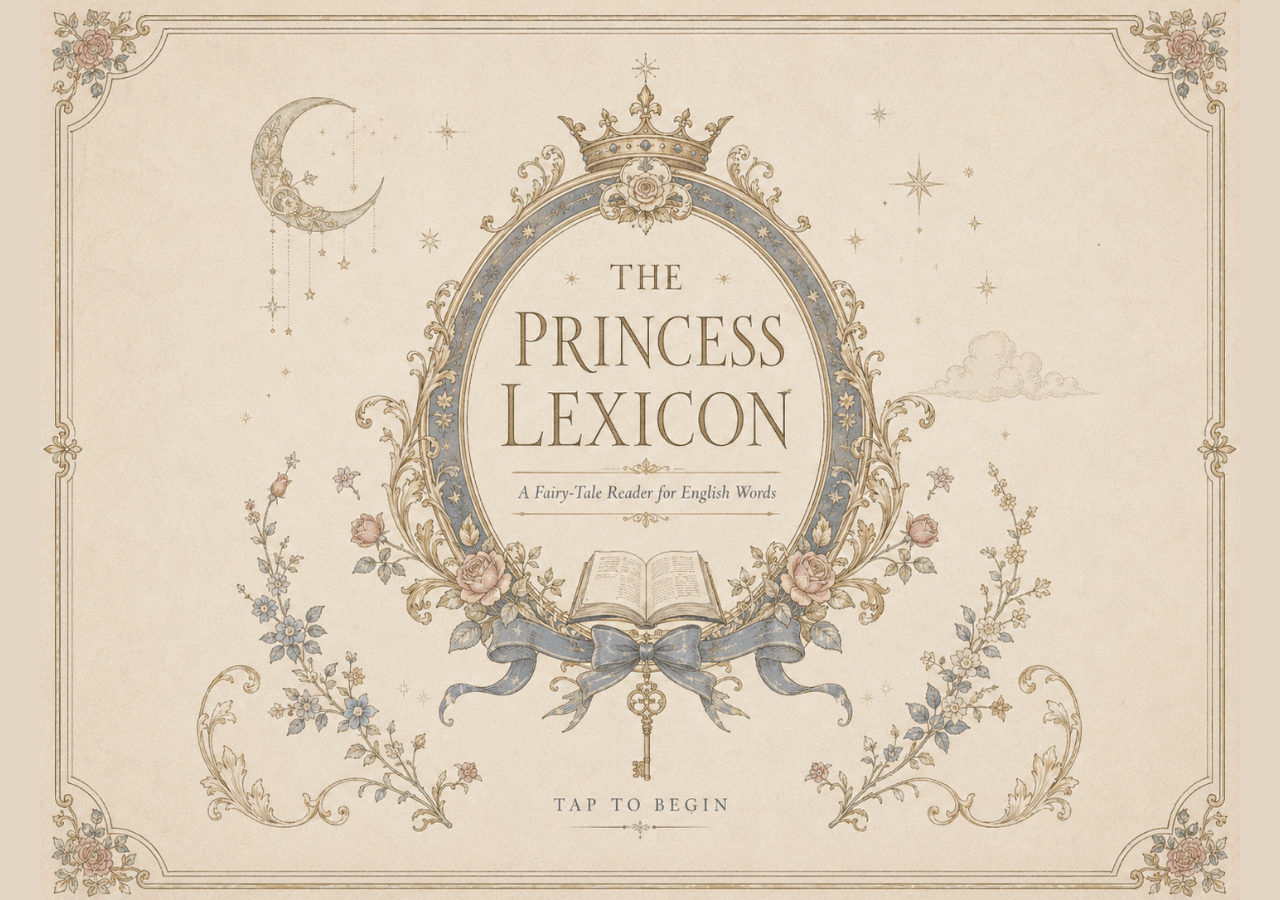
<file: index.html>
<!doctype html>
<html lang="en">
<head>
<meta charset="utf-8">
<title>The Princess Lexicon</title>
<meta name="viewport" content="width=device-width, initial-scale=1, maximum-scale=1, minimum-scale=1, user-scalable=no, viewport-fit=cover">
<meta name="apple-mobile-web-app-capable" content="yes">
<meta name="apple-mobile-web-app-status-bar-style" content="black-translucent">
<link rel="stylesheet" href="css/base.css?v=20260615l">
<link rel="stylesheet" href="css/layout.css?v=20260615l">
<link rel="stylesheet" href="css/components.css?v=20260615l">
<link rel="stylesheet" href="css/pages.css?v=20260615l">
<link rel="stylesheet" href="css/debug.css?v=20260615l">
<style>
  /* Splash uses the user-supplied PNG original directly so any future
     re-upload of the same UUID-named file flows through with no
     re-encode step. (The earlier splash.jpg is a transcode of the
     same image; either works visually.) */
  .page.splash    { background-image: url("assets/bg/ui/C1F92DD5-F950-4011-81E4-DFD527CC8FBD.png");
                    background-size: 100% 100%;       /* exact fit — no zoom/crop */
                    background-position: 50% 50%;
                    background-repeat: no-repeat;
                    cursor: pointer; }
  .page.splash::before, .page.splash::after { display: none; }
  .page.splash.is-leaving {
    transition: opacity 580ms ease-out, filter 580ms ease-out;
    opacity: 0; filter: brightness(1.18);
  }
  .splash-hit     { position: absolute; inset: 0; }
  /* Subtle Ken-Burns / parallax-style background drift — pure
     background-position so it doesn't fight the stage scale. */
  @keyframes splash-breathe {
    0%   { background-position: 49% 51%; }
    100% { background-position: 51% 49%; }
  }

  /* Drifting "stardust" — each particle is randomised at create
     time (size / drift / speed / delay) so the layer never reads
     as identical loops. Set in JS via CSS variables. */
  .splash-sparkle {
    position: absolute;
    left: var(--x);
    bottom: -6%;
    width:  var(--sz);
    height: var(--sz);
    border-radius: 50%;
    background: radial-gradient(circle,
      rgba(255,245,215,0.95) 0%,
      rgba(255,225,170,0.45) 45%,
      transparent 75%);
    box-shadow: 0 0 10px 2px rgba(255,230,180,0.5);
    pointer-events: none;
    opacity: 0;
    z-index: 6;
    will-change: transform, opacity;
    animation: splash-sparkle-rise var(--d) linear infinite;
    animation-delay: var(--delay);
  }
  @keyframes splash-sparkle-rise {
    0%   { transform: translate(0, 0)                              scale(0.45); opacity: 0; }
    8%   { opacity: 0.85; }
    50%  { transform: translate(calc(var(--drift) * 0.5), -55vh)   scale(1.1);  opacity: 0.95; }
    92%  { opacity: 0.65; }
    100% { transform: translate(var(--drift), -118vh)              scale(0.4);  opacity: 0; }
  }

  /* Tap-to-begin water ripple — warm-gold central burst plus
     three thin gold rings expanding outward from the actual tap
     coordinates. JS sets left/top per element and staggers the
     ring delays via animation-delay. */
  .splash-ripple-center,
  .splash-ripple-ring {
    position: absolute;
    pointer-events: none;
    border-radius: 50%;
    transform: translate(-50%, -50%) scale(0);
    z-index: 50;
    will-change: transform, opacity;
  }
  .splash-ripple-center {
    width: 14px; height: 14px;
    background: radial-gradient(circle,
      rgba(255,250,225,1)   0%,
      rgba(255,230,180,0.7) 35%,
      rgba(255,210,140,0.2) 60%,
      transparent 80%);
    box-shadow: 0 0 36px 12px rgba(255,228,178,0.7);
    animation: splash-ripple-center-burst 760ms cubic-bezier(0.22,0.61,0.36,1) forwards;
  }
  @keyframes splash-ripple-center-burst {
    0%   { transform: translate(-50%, -50%) scale(0);   opacity: 0; }
    18%  { transform: translate(-50%, -50%) scale(3);   opacity: 1; }
    100% { transform: translate(-50%, -50%) scale(60);  opacity: 0; }
  }
  .splash-ripple-ring {
    width: 22px; height: 22px;
    border: 2px solid rgba(255,232,184,0.85);
    background: transparent;
    box-shadow: 0 0 14px 1px rgba(255,225,170,0.4);
    animation: splash-ripple-ring-expand 900ms cubic-bezier(0.22,0.61,0.36,1) forwards;
  }
  @keyframes splash-ripple-ring-expand {
    0%   { transform: translate(-50%, -50%) scale(0);   opacity: 0; }
    10%  { opacity: 0.9; }
    100% { transform: translate(-50%, -50%) scale(120); opacity: 0; }
  }

  .page.home         { background-image: url("assets/bg/ui/main-menu.jpg"); }
  .page.select-art   { background-image: url("assets/bg/ui/select-mode.jpg"); }
  .page.chapters-art { background-image: url("assets/bg/ui/chapters.jpg"); }
  .page.wg-art       { background-image: url("assets/bg/ui/word-garden.jpg"); }
  .page.save-art     { background-image: url("assets/bg/ui/saveload.jpg"); }
  .page.load-art     { background-image: url("assets/bg/ui/saveload.jpg"); }
  .page.follow-art   { background-image: url("assets/bg/ui/follow-station.png"); }
  .page.vn-art       { background-image: url("assets/bg/ui/page-blank.jpg"); }
  .page.notes-art    { background-image: url("assets/bg/ui/notes.jpg");
                       background-size: cover; background-position: center; }
  .page.notes-art::before, .page.notes-art::after { display: none; }

  /* FIVE framed-plaque buttons (transparent cut-outs) laid in a downward
     arc — a 半圆/倒三角 ∪ that frames the princess: the outer pair ride high,
     the inner pair drop, and Follow Paths sits at the low centre. All five
     touch into one connected curve (not a flat row). */
  .menu-btn {
    position: absolute; width: 13.5%;
    aspect-ratio: 549 / 596;
    transform: translate(-50%, -50%);
    background: transparent; border: 0; padding: 0;
    cursor: pointer; z-index: 8;
  }
  .menu-btn:focus { outline: none; }
  .menu-btn.left   { left: 17.5%; top: 47.5%; }  /* Start Reading  (arc top, unchanged) */
  .menu-btn.quiz   { left: 33.5%; top: 66%;   }  /* Begin Trial    (arc mid, lower)     */
  .menu-btn.paths  { left: 50%;   top: 77%;   }  /* Follow Paths   (arc point, lowest)  */
  .menu-btn.recall { left: 66.5%; top: 66%;   }  /* Words Recall   (arc mid, lower)     */
  .menu-btn.right  { left: 82.5%; top: 47.5%; }  /* Enter Chapter  (arc top, unchanged) */
  .menu-btn .menu-btn-inner {
    background-size: contain; background-position: center; background-repeat: no-repeat;
    filter: drop-shadow(0 5px 13px rgba(40, 28, 12, 0.34));
  }
  .menu-btn.left  .menu-btn-inner { background-image: url("assets/bg/ui/menu-start.png"); }
  .menu-btn.right .menu-btn-inner { background-image: url("assets/bg/ui/menu-enter.png"); }
  .menu-btn.quiz   .menu-btn-inner { background-image: url("assets/bg/ui/menu-trial.png"); }
  .menu-btn.recall .menu-btn-inner { background-image: url("assets/bg/ui/menu-recall.png"); }
  .menu-btn.paths  .menu-btn-inner { background-image: url("assets/bg/ui/menu-paths.png"); }
  /* NOTE: this used to be `overflow: hidden` to contain an old diagonal
     gleam-sweep pseudo-element — but that sweep no longer exists, and the
     clip was instead cropping the hover lift and the click-glow drop-shadow
     into a hard rectangle ("框"). Worse, the top pair fills its box edge-to-
     edge (background-size:100% 100%) so its lift/glow was clipped to nothing,
     while the bottom pair (background-size:contain) had inner margin to show
     it — hence "only the bottom two had the effect". Let it overflow. */
  .menu-btn { overflow: visible; }
  .menu-btn-inner {
    display: block; width: 100%; height: 100%;
    background-size: contain; background-position: center; background-repeat: no-repeat;
    background-color: transparent; transform-origin: center;
    transition: transform 180ms cubic-bezier(0.2,0.8,0.4,1.2),
                filter    180ms ease-out;
    animation: menu-hero-breathe 4.6s ease-in-out infinite alternate;
  }
  .menu-btn.right .menu-btn-inner { animation-delay: -2.3s; }
  @keyframes menu-hero-breathe {
    0%   { transform: translateY(0)    scale(1);     filter: brightness(1); }
    100% { transform: translateY(-3px) scale(1.012); filter: brightness(1.05); }
  }
  /* HOVER — the painted button lifts + warms. Must REMOVE the breathe
     animation (not merely pause it): a paused animation still applies its own
     transform/filter and would override the hover lift, which is why the top
     (animated) pair never reacted while the bottom pair did. */
  .menu-btn:hover .menu-btn-inner {
    animation: none;
    transform: translateY(-6px) scale(1.05);
    filter: brightness(1.12) drop-shadow(0 12px 22px rgba(40, 28, 12, 0.34));
  }
  .menu-btn.quiz:hover .menu-btn-inner,
  .menu-btn.recall:hover .menu-btn-inner,
  .menu-btn.paths:hover .menu-btn-inner {
    filter: brightness(1.12) drop-shadow(0 12px 22px rgba(40, 28, 12, 0.42));
  }
  /* Layer 2 — press sink: REAL "I'm being pressed" feel.
     translateY(5px) is much more visible than the prior 2px;
     scale 0.93 fully smacks the button into the painting; the
     brightness(0.85) + contrast(1.08) sells "depressed". 60ms
     transition so the press is snappy, not floaty. */
  .menu-btn:active .menu-btn-inner {
    animation: none;
    transition: transform 60ms ease-out, filter 60ms ease-out;
    transform: translateY(5px) scale(0.93);
    filter: brightness(0.85) contrast(1.08);
  }

  /* Layer 4 — badge "blessing" at the top-centre of the painted
     button (crown for left, book for right). The two screen-spanning
     gleam / unlock layers are gone — the user reported them reading
     as "two flashes across the screen with no transition", which is
     the opposite of "opening a magic book". The badge is now bigger
     (38% w), longer (820ms), and emits a small ring + a sparkle puff
     around itself so the moment of activation is unmistakable. */
  .menu-btn-badge {
    position: absolute;
    top: 9%; left: 50%;
    width: 38%; aspect-ratio: 1;
    transform: translate(-50%, 0) scale(0.7);
    border-radius: 50%;
    pointer-events: none;
    z-index: 12;
    opacity: 0;
    background: radial-gradient(circle,
      rgba(255,246,200,0.78) 0%,
      rgba(255,228,170,0.42) 40%,
      rgba(255,210,140,0.10) 65%,
      transparent 82%);
    box-shadow: 0 0 28px 8px rgba(255,225,170,0.5);
    mix-blend-mode: screen;
  }
  .menu-btn.is-activated .menu-btn-badge {
    animation: menu-badge-blessing 820ms cubic-bezier(0.22, 1, 0.36, 1);
  }
  @keyframes menu-badge-blessing {
    0%   { opacity: 0;    transform: translate(-50%, 0) scale(0.6);  }
    18%  { opacity: 1;    transform: translate(-50%, 0) scale(1.05); }
    45%  { opacity: 0.95; transform: translate(-50%, 0) scale(1.42); }
    100% { opacity: 0;    transform: translate(-50%, 0) scale(1.05); }
  }
  /* Expanding gold ring traced AROUND the badge — gives a "lock
     opening / blessing accepted" beat instead of just a glow blob. */
  .menu-btn-badge::after {
    content: "";
    position: absolute;
    inset: 0;
    border: 2px solid rgba(255,232,184,0);
    border-radius: 50%;
    box-shadow: 0 0 0 rgba(220,190,120,0);
  }
  .menu-btn.is-activated .menu-btn-badge::after {
    animation: menu-badge-ring 720ms ease-out;
  }
  @keyframes menu-badge-ring {
    0%   { inset: 25%;  border-color: rgba(255,232,184,0);    box-shadow: 0 0 0 rgba(220,190,120,0); }
    45%  { inset:  0%;  border-color: rgba(255,232,184,0.85); box-shadow: 0 0 22px rgba(255,225,170,0.55); }
    100% { inset: -22%; border-color: rgba(255,232,184,0);    box-shadow: 0 0 0 rgba(220,190,120,0); }
  }

  /* =========================================================
     COVER LAYER SYSTEM
     Two flat layers stacked over the painted .page.home bg:
       - .cover-bg-layer  : every animated overlay (curtains, stars,
                            water, wand, flowers). pointer-events: none
                            so no overlay can swallow a button tap.
       - .cover-ui-layer  : buttons + future interactive chrome.
                            pointer-events: auto. Sits ABOVE the bg
                            layer so even an opaque overlay can't hide
                            a button.
     ========================================================= */
  .cover-bg-layer {
    position: absolute; inset: 0;
    z-index: 1;
    pointer-events: none;
    /* Clip every sway overlay (which has full-page bg + mask) to the
       cover bounds so a mistuned mask can never leak past the edge. */
    overflow: hidden;
  }
  .cover-ui-layer {
    position: absolute; inset: 0;
    z-index: 10;
    pointer-events: auto;
  }

  /* ============================
     SPARKLES — explicit coords per the painting spec.
     menu.init places each star with --x / --y / --sz / --d / --delay
     so positions, sizes and twinkle phases are individually tuned;
     coordinates are PERCENTAGES of the 1366×1024 painting (same
     aspect as the 1448×1086 page, so the % translate cleanly).
     - .menu-star          : small round glow (dot-type sparkle)
     - .menu-star.is-cross : 4-point glyph star (the "✦" sparkle)
     The cross-stars use a brief flare-and-fade keyframe (mostly
     invisible, snaps bright for ~10% of the period) so they read
     as twinkles in a night sky rather than constant lit pixels.
     ============================ */
  .menu-star {
    position: absolute;
    left: var(--x); top: var(--y);
    width:  var(--sz);
    height: var(--sz);
    transform: translate(-50%, -50%);
    border-radius: 50%;
    background: radial-gradient(circle,
      rgba(255,250,225,1) 0%,
      rgba(255,235,180,0.55) 50%,
      transparent 80%);
    box-shadow: 0 0 4px 1px rgba(255,235,180,0.45);
    opacity: 0.25;
    pointer-events: none;
    animation: menu-star-twinkle var(--d) ease-in-out infinite alternate;
    animation-delay: var(--delay);
    will-change: opacity, transform;
    z-index: 4;
  }
  @keyframes menu-star-twinkle {
    0%   { opacity: 0.18; transform: translate(-50%, -50%) scale(0.92); }
    100% { opacity: 0.78; transform: translate(-50%, -50%) scale(1.12); }
  }
  /* Cross-star uses the ✦ glyph as the visual. text-shadow doubles
     as the glow halo so we don't need a wrapping element. A second,
     much slower animation rotates the glyph (the `rotate:` CSS
     property is independent from `transform`, so it doesn't fight
     the twinkle keyframe's translate/scale). 60s per full turn ≈
     6°/s — visible as motion, not noticeable as rotation. */
  .menu-star.is-cross {
    width: auto; height: auto;
    background: none;
    border-radius: 0;
    box-shadow: none;
    font-size: var(--sz);
    line-height: 1;
    color: rgba(255,250,225,1);
    text-shadow:
      0 0 4px  rgba(255,235,180,0.95),
      0 0 10px rgba(255,225,170,0.55);
    animation:
      menu-cross-twinkle var(--d) ease-in-out infinite,
      menu-cross-spin    60s     linear      infinite;
    opacity: 0;
  }
  @keyframes menu-cross-twinkle {
    0%, 70%, 100% { opacity: 0;    transform: translate(-50%, -50%) scale(0.45); }
    78%           { opacity: 1;    transform: translate(-50%, -50%) scale(1.5);  }
    87%           { opacity: 0.55; transform: translate(-50%, -50%) scale(0.9);  }
  }
  @keyframes menu-cross-spin {
    from { rotate: 0deg;   }
    to   { rotate: 360deg; }
  }

  /* ============================
     SWAY OVERLAY LAYERS (the user explicitly OK'd distorting bg.)
     Each .menu-sway is a full-page copy of the painting (same
     bg-image / size: cover / position: 50% 50% so it pixel-aligns
     with the base bg underneath). A two-axis feathered mask
     restricts the visible portion to one region; the inline
     transform-origin + animation rotate/translate that region as a
     rigid body. Hard edges of the mask move WITH the content so
     the sway can't reveal a seam against the base.

     Per-instance mask-image / transform-origin / animation are
     set by menu.init from the SWAY_REGIONS array — coords are %
     of 1448×1086 (the painting's reference frame).
     ============================ */
  .menu-sway {
    position: absolute;
    inset: 0;
    background-image: url("assets/bg/ui/main-menu.jpg");
    background-size: cover;
    background-position: 50% 50%;
    pointer-events: none;
    z-index: 2;
    will-change: transform;
    /* clip-path is set inline per div by menu.init. We bailed on
       mask-image + mask-composite: intersect because Safari's
       handling of the multi-mask intersect composite is unreliable
       across iOS versions — when it failed, every sway overlay
       degenerated into a "full-width strip ∪ full-height strip"
       cross that covered most of the page, so transforms barely
       registered against the base. clip-path: inset(...) is rock
       solid in every Safari version that supports the property. */
  }

  /* ---- CONTINUOUS RIBBON wave (ONE polygon per ribbon, not 3
     slices). transform-origin is anchored at the root attachment
     so rotating around that pivot makes the tail swing in a wide
     arc while the root barely moves — the "root weak, tail
     strong" continuous deformation the user requested. */
  /* Ribbon swing AMPED — user said "怎么动都 ok 的 只要线不断".
     The polygon is one continuous shape so rotating it (even
     ±5°) doesn't break the cloth — just makes the tail swing
     dramatically while the root stays near the title attachment. */
  @keyframes ribbon-wave-l {
    0%   { transform: rotate(-4.5deg) translate(-4px, 2px); }
    50%  { transform: rotate( 1.2deg) translate( 0,    5px); }
    100% { transform: rotate( 5.0deg) translate( 5px, 6px); }
  }
  @keyframes ribbon-wave-r {
    0%   { transform: rotate( 4.5deg) translate( 4px, 2px); }
    50%  { transform: rotate(-1.2deg) translate( 0,    5px); }
    100% { transform: rotate(-5.0deg) translate(-5px, 6px); }
  }

  /* ---- HAIR ---- */
  @keyframes sway-hair-long {
    0%   { transform: translate(0,0)      rotate(-0.9deg); }
    100% { transform: translate(10px,3px) rotate( 1.6deg); }
  }
  @keyframes sway-hair-tips {
    0%   { transform: translate(0,0)       rotate(-1.6deg); }
    100% { transform: translate(15px,5px)  rotate( 2.4deg); }
  }
  @keyframes sway-hair-ear {
    0%   { transform: translate(0,0)     rotate(-0.4deg); }
    100% { transform: translate(5px,2px) rotate( 0.8deg); }
  }
  @keyframes sway-bow-tails {
    0%   { transform: translate(0,0)       rotate(-1.7deg); }
    100% { transform: translate(11px,4px)  rotate( 2.5deg); }
  }

  /* ---- BLUE banner-side tails ---- */
  @keyframes sway-blue-l {
    0%   { transform: translate(0,0)      rotate(-0.9deg); }
    100% { transform: translate(12px,3px) rotate( 2.4deg); }
  }
  @keyframes sway-blue-r {
    0%   { transform: translate(0,0)       rotate(-1.6deg); }
    100% { transform: translate(-10px,3px) rotate( 1.8deg); }
  }

  /* ---- TASSELS (pivot at top, big pendulum swing) ---- */
  @keyframes sway-tassel-l {
    0%   { transform: rotate(-3.0deg); }
    100% { transform: rotate( 3.0deg); }
  }
  @keyframes sway-tassel-r {
    0%   { transform: rotate( 2.8deg); }
    100% { transform: rotate(-2.8deg); }
  }

  /* ---- VERTICAL flower stalks (pivot at base) ---- */
  @keyframes sway-vert-l {
    0%   { transform: translate(0,0)    rotate(-1.8deg); }
    100% { transform: translate(4px,0)  rotate( 1.8deg); }
  }
  @keyframes sway-vert-r {
    0%   { transform: translate(0,0)    rotate( 2.0deg); }
    100% { transform: translate(-4px,0) rotate(-1.6deg); }
  }

  /* ---- BOTTOM-EDGE flower clusters (pivot at base) ---- */
  @keyframes sway-bot-l {
    0%   { transform: rotate(-1.6deg); }
    100% { transform: rotate( 2.0deg); }
  }
  @keyframes sway-bot-r {
    0%   { transform: rotate( 1.8deg); }
    100% { transform: rotate(-1.8deg); }
  }

  /* Magic-dust motes — 8 small luminous specks drifting slowly
     upward across the night sky. Pure translation, no displacement
     filter, no overlay copy of the painting → no risk of distorting
     the princess. Wallpaper-engine-style atmosphere: gives the menu
     a sense of "the air is moving" without touching any painted
     pixel. Each mote randomises x / drift / size / duration / delay
     so the layer never reads as synced. */
  .menu-dust {
    position: absolute;
    top: 0;
    left: var(--x);
    width: var(--sz);
    aspect-ratio: 1;
    border-radius: 50%;
    background: radial-gradient(circle,
      rgba(255, 245, 215, 0.92) 0%,
      rgba(255, 225, 170, 0.45) 45%,
      transparent 80%);
    box-shadow: 0 0 6px 1px rgba(255, 230, 180, 0.55);
    pointer-events: none;
    z-index: 4;
    opacity: 0;
    will-change: transform, opacity;
    animation: menu-dust-rise var(--d) linear infinite;
    animation-delay: var(--delay);
  }
  @keyframes menu-dust-rise {
    0%   { transform: translate(0, 105vh)                   scale(0.6); opacity: 0; }
    8%   { opacity: 0.78; }
    50%  { transform: translate(calc(var(--drift) * 0.6),  50vh)  scale(1);   opacity: 0.92; }
    92%  { opacity: 0.55; }
    100% { transform: translate(var(--drift),             -12vh)  scale(0.4); opacity: 0; }
  }

  /* WAND TIP GLOW — center (620, 419) of 1448×1086 → (42.82%, 38.58%).
     User said "成灯泡了" — was too bright at peak. Toned down:
     centre opacity capped at 0.85 (was 1.0), three box-shadow
     halos cut to 10/22/44 px spread with reduced intensity, breath
     peak now 0.78 not 1.0. Still large + visible, just no longer
     burning a hole through the painting. */
  .glow-wand {
    position: absolute;
    left: 42.82%; top: 38.58%;
    width: 2.4%; height: 2.8%;
    border-radius: 50%;
    transform: translate(-50%, -50%);
    pointer-events: none;
    background: radial-gradient(circle,
      rgba(255, 252, 240, 0.85)  0%,
      rgba(255, 248, 220, 0.70) 16%,
      rgba(255, 232, 185, 0.42) 38%,
      rgba(255, 215, 145, 0.18) 62%,
      transparent              92%);
    box-shadow:
      0 0  10px  3px rgba(255, 240, 195, 0.55),
      0 0  22px  8px rgba(255, 225, 170, 0.30),
      0 0  44px 16px rgba(255, 210, 140, 0.12);
    mix-blend-mode: screen;
    z-index: 5;
    animation: glow-wand-breathe 3.4s ease-in-out infinite alternate;
  }
  @keyframes glow-wand-breathe {
    0%   { opacity: 0.32; transform: translate(-50%, -50%) scale(1);    filter: brightness(0.94); }
    100% { opacity: 0.78; transform: translate(-50%, -50%) scale(1.16); filter: brightness(1.06); }
  }

  /* ============================
     MENU BUTTON PRESS GLOW
     The user killed the separate ripple ::after — the position was
     off (clientX/Y vs button rect math was occasionally drifting
     during the breathing translateY) and "the button IS a
     component, just light it up". So now: pointerdown adds
     .is-clicking, which flashes the painted .menu-btn-inner with
     a brightness + warm drop-shadow glow on the button silhouette
     itself. No separate overlay element to misalign.
     ============================ */
  .menu-btn.is-clicking .menu-btn-inner {
    animation: menu-btn-glow 620ms ease-out;
  }
  @keyframes menu-btn-glow {
    0%   { filter: brightness(1)    saturate(1)    drop-shadow(0 0  0px rgba(255, 230, 170, 0)); }
    35%  { filter: brightness(1.32) saturate(1.18) drop-shadow(0 0 24px rgba(255, 240, 195, 0.92)); }
    70%  { filter: brightness(1.16) saturate(1.10) drop-shadow(0 0 16px rgba(255, 235, 180, 0.65)); }
    100% { filter: brightness(1)    saturate(1)    drop-shadow(0 0  0px rgba(255, 230, 170, 0)); }
  }

  /* ============================
     REDUCED MOTION
     Disable every cover-bg animation so motion-sensitive users see
     a still painting. Button feedback (ripple, press) is preserved
     since those are user-initiated, not idle.
     ============================ */
  @media (prefers-reduced-motion: reduce) {
    .menu-star, .glow-wand, .menu-btn-inner {
      animation: none !important;
    }
  }

  /* Global BGM control — top-right, no black pill bg per user.
     Just a thin parchment-gold track + small dot knob + a single
     chevron skip. Drops in front of the painting unobtrusively. */
  .global-bgm-control {
    position: fixed;
    top: env(safe-area-inset-top, 0px);
    right: 0;
    margin: 14px 18px;
    display: flex;
    align-items: center;
    gap: 14px;
    padding: 0;
    background: transparent;
    border: 0;
    z-index: 1000;
  }
  .bgm-vol {
    -webkit-appearance: none;
    appearance: none;
    width: 96px;
    height: 14px;             /* tall enough to be a comfortable touch target */
    background: transparent;  /* track painted via ::before so we control width */
    outline: none;
    margin: 0;
    padding: 0;
    position: relative;
    cursor: pointer;
    pointer-events: auto;
    /* The slider works by handling pointer/touch on the input itself.
       We layer a custom thin track behind the native runnable track. */
    z-index: 1;
  }
  /* WebKit needs the track style on the runnable-track pseudo. */
  .bgm-vol::-webkit-slider-runnable-track {
    height: 1.5px;
    background: rgba(245, 225, 180, 0.55);
    border: 0;
    border-radius: 1px;
  }
  .bgm-vol::-moz-range-track {
    height: 1.5px;
    background: rgba(245, 225, 180, 0.55);
    border: 0;
    border-radius: 1px;
  }
  .bgm-vol::-webkit-slider-thumb {
    -webkit-appearance: none;
    appearance: none;
    width: 10px; height: 10px;
    background: rgba(245, 225, 180, 1);
    border-radius: 50%;
    border: 0;
    box-shadow: 0 0 4px rgba(0,0,0,0.55);
    cursor: pointer;
    margin-top: -4.25px;        /* re-centre thumb on the 1.5px track */
  }
  .bgm-vol::-moz-range-thumb {
    width: 10px; height: 10px;
    background: rgba(245, 225, 180, 1);
    border-radius: 50%;
    border: 0;
    box-shadow: 0 0 4px rgba(0,0,0,0.55);
    cursor: pointer;
  }
  .bgm-skip {
    background: transparent;
    border: 0;
    color: rgba(245, 225, 180, 0.92);
    font-size: 22px;
    line-height: 1;
    padding: 4px 6px;
    cursor: pointer;
    text-shadow: 0 1px 2px rgba(0,0,0,0.55);
  }
  .bgm-skip:active { color: rgba(255, 240, 200, 1); }
  body[data-current-view="splash"] .global-bgm-control { display: none; }

  /* Voices view — a simple scrollable list of installed system
     voices, each row testable + selectable. Painted on the same
     blank-page parchment background as save/load for cohesion. */
  .page.voices-art   { background-image: url("assets/bg/ui/page-blank.jpg"); }
  .voices-title {
    position: absolute; left: 28%; top: 5.5%;
    width: 44%; height: 6%;
    display: flex; align-items: center; justify-content: center;
    pointer-events: none;
    font-family: var(--font-display);
    font-size: 28px; letter-spacing: 0.20em;
    text-transform: uppercase;
    color: var(--accent-wine, #6e2a2a);
    z-index: 5;
  }
  .voices-help {
    position: absolute; left: 16%; top: 12%;
    width: 68%;
    font-family: var(--font-text, serif);
    font-size: 14px; line-height: 1.5;
    color: rgba(75, 62, 42, 0.86);
    pointer-events: none;
    z-index: 5;
  }
  .voices-help em { font-style: italic; color: rgba(75, 62, 42, 1); }
  .voices-list {
    position: absolute; left: 16%; top: 24%;
    width: 68%; height: 61%;
    margin: 0; padding: 0 6px;
    list-style: none; overflow-y: auto; z-index: 4;
    /* master-frame is pointer-events:none so its children inherit
       none — without re-enabling here, the list could not be tapped
       OR scrolled (every touch went straight through to the page
       behind it). The flick-scrolling property gives iOS momentum
       scroll inside the scaled stage. */
    pointer-events: auto;
    -webkit-overflow-scrolling: touch;
    touch-action: pan-y;
  }
  .voice-row {
    display: grid;
    grid-template-columns: 1fr auto auto auto;
    align-items: center;
    gap: 12px;
    padding: 12px 14px;
    border-bottom: 1px solid rgba(184,158,111,0.35);
    font-family: var(--font-text, serif);
    color: rgba(75, 62, 42, 0.92);
  }
  .voice-row.is-current { background: rgba(244, 222, 170, 0.45); }
  .voice-name { font-size: 17px; }
  .voice-meta {
    font-size: 12px; letter-spacing: 0.12em; text-transform: uppercase;
    color: rgba(126, 105, 74, 0.85);
  }
  .voice-row button {
    border: 1px solid rgba(126, 105, 74, 0.55);
    background: transparent;
    padding: 10px 16px;     /* bigger tap target */
    min-height: 36px;
    font-family: var(--font-display); font-size: 12px;
    letter-spacing: 0.18em; text-transform: uppercase;
    color: rgba(75, 62, 42, 0.92);
    cursor: pointer;
  }
  .voice-row button:active { background: rgba(126, 105, 74, 0.18); }

  /* Save / Load title group — centred on the WHOLE book page (x 50%),
     NOT on reading's right-side 62.9% axis. The title band sits in the
     y 11.4%–18.0% guide range (page-relative, since save/load have no
     master-frame), clear of the slot grid that begins at y 18%. */
  .save-banner-title {
    position: absolute; left: 0; right: 0; width: 100%;
    top: 9%; height: 9.5%;
    margin: 0;
    display: flex; align-items: center; justify-content: center; gap: 0.46em;
    text-align: center;
    pointer-events: none;
    font-family: var(--font-display);
    font-size: clamp(34px, 5.2vw, 58px);
    font-weight: 600; letter-spacing: 0.14em; line-height: 1;
    text-transform: uppercase;
    text-shadow: 0 1px 0 rgba(255, 250, 238, 0.6), 0 3px 9px rgba(60, 44, 24, 0.26);
    z-index: 5;
  }
  /* engraved flourishes flanking the word — turns "content text" into a title */
  .save-banner-title::before,
  .save-banner-title::after {
    content: "❧"; font-size: 0.5em; line-height: 1;
    color: var(--color-gold-soft); opacity: 0.78; transform: translateY(-0.12em);
  }
  .save-banner-title::after { transform: scaleX(-1) translateY(-0.12em); }
  .theme-save .save-banner-title { color: var(--accent-wine); }
  .theme-load .save-banner-title { color: var(--accent-blue); }
  .save-slot-grid {
    position: absolute; left: 16%; top: 18%;
    width: 68%; height: 67%;
    display: grid; grid-template-columns: repeat(2, 1fr);
    grid-auto-rows: 1fr; gap: 18px 28px; z-index: 4;
  }
</style>
</head>
<body>

<div class="stage" id="stage"></div>

<!-- Global BGM control — small chip top-right that's visible on
     every view except splash (where it would compete with the
     full-screen tap target). Holds a volume slider + a "next
     track" skip button so the player can break out of the
     per-view default music when one track wears thin. The voice
     picker is still reachable from the #voices URL; the link
     was removed since system TTS volume is OS-controlled. -->
<div class="global-bgm-control" aria-label="Music control">
  <input class="bgm-vol" type="range" min="0" max="100" value="32"
         aria-label="Music volume" />
  <button type="button" class="bgm-skip" aria-label="Next track">›</button>
</div>


<template id="view-splash">
  <main class="page splash">
    <div class="splash-hit" aria-label="Tap to begin"></div>
  </main>
</template>

<template id="view-menu">
  <main class="page art-bg home" data-page="menu">
    <!-- ==================== Cover BG animation layer ====================
         z-index 1, pointer-events: none. Holds every per-region overlay
         that animates the painted scene (curtains, banners, flowers,
         vines, water, stars, wand). The painted face / hands / castle /
         title scroll have NO overlay on top — they stay perfectly still.
         Coords + mask regions are tuned to the 1400×1050 source PNG.   -->
    <div class="cover-bg-layer" aria-hidden="true">
      <!-- Wand-tip glow at (645, 474) of the 1366×1024 painting. The
           single additive radial breath. Everything else is dots. -->
      <div class="menu-glow glow-wand"></div>
      <!-- All sparkles (night-sky dots + cross-stars, moon halo dots,
           wand-side dots + crosses, lake glints) are appended here by
           menu.init at the exact px coords spec'd in the painting. -->
    </div>
    <!-- ==================== Cover UI / interaction layer ===================
         z-index 10, pointer-events: auto. Buttons live here; the bg layer
         above this comment cannot block their taps.

         Each button now has a small overlay stack on top of the painted
         .menu-btn-inner:
           - .menu-btn-badge  → top-centre gold blessing pulse on click
           - .menu-btn ::before → LEFT  = diagonal gleam sweep
                                  RIGHT = box-shadow unlock pulse
           - .menu-btn ::after  → tap-point gold ripple                 -->
    <div class="cover-ui-layer">
      <button type="button" class="menu-btn left"  data-action="resume">
        <span class="menu-btn-inner"></span>
        <span class="menu-btn-badge" aria-hidden="true"></span>
      </button>
      <button type="button" class="menu-btn right" data-action="enter-chapters">
        <span class="menu-btn-inner"></span>
        <span class="menu-btn-badge" aria-hidden="true"></span>
      </button>
      <!-- Two painted plaque entries at the foot of the cover:
           Begin Trial → continue the main trial; Words Recall → review. -->
      <button type="button" class="menu-btn quiz" data-action="quiz">
        <span class="menu-btn-inner"></span>
        <span class="menu-btn-badge" aria-hidden="true"></span>
      </button>
      <button type="button" class="menu-btn recall" data-action="recall">
        <span class="menu-btn-inner"></span>
        <span class="menu-btn-badge" aria-hidden="true"></span>
      </button>
      <!-- Follow Paths → the visual-novel relay station (#paths). -->
      <button type="button" class="menu-btn paths" data-action="paths">
        <span class="menu-btn-inner"></span>
        <span class="menu-btn-badge" aria-hidden="true"></span>
      </button>
    </div>
  </main>
</template>

<template id="view-select">
  <main class="page art-bg select-art" data-page="select">
    <div class="master-frame">
      <div class="ui-zone zone-select-story-title is-text select-title-text" data-zone="story title">
        <h2 class="select-card-title">Story</h2>
        <p class="select-card-subtitle">Read the tale.</p>
      </div>
      <div class="ui-zone zone-select-notes-title is-text select-title-text" data-zone="notes title">
        <h2 class="select-card-title">Notes</h2>
        <p class="select-card-subtitle">Keep saved words.</p>
      </div>
      <div class="ui-zone zone-select-garden-title is-text select-title-text" data-zone="garden title">
        <h2 class="select-card-title">Word Garden</h2>
        <p class="select-card-subtitle">Search every word.</p>
      </div>
      <button type="button" class="select-hotspot ui-zone zone-select-story-hit"
              data-action="resume" aria-label="Story"></button>
      <button type="button" class="select-hotspot ui-zone zone-select-notes-hit"
              data-go="#notes" aria-label="Notes"></button>
      <button type="button" class="select-hotspot ui-zone zone-select-garden-hit"
              data-go="#word-garden" aria-label="Word Garden"></button>
      <nav class="ui-bottom-nav is-three">
        <button type="button" data-go="#save"><span class="nav-glyph">❦</span>Save</button>
        <button type="button" data-go="#load"><span class="nav-glyph">❧</span>Load</button>
        <button type="button" data-go="#menu"><span class="nav-glyph">✤</span>Menu</button>
      </nav>
    </div>
  </main>
</template>

<template id="view-chapters">
  <main class="page art-bg chapters-art" data-page="chapters">
    <div class="master-frame">
      <div class="ui-zone zone-toc-01 toc-card" data-zone="ch 01"></div>
      <div class="ui-zone zone-toc-02 toc-card" data-zone="ch 02"></div>
      <div class="ui-zone zone-toc-03 toc-card" data-zone="ch 03"></div>
      <div class="ui-zone zone-toc-04 toc-card" data-zone="ch 04"></div>
      <div class="ui-zone zone-toc-05 toc-card" data-zone="ch 05"></div>
      <div class="ui-zone zone-toc-06 toc-card" data-zone="ch 06"></div>
      <div class="ui-zone zone-toc-07 toc-card" data-zone="ch 07"></div>
      <div class="ui-zone zone-toc-08 toc-card" data-zone="ch 08"></div>
      <div class="ui-zone zone-toc-09 toc-card" data-zone="ch 09"></div>
      <div class="ui-zone zone-toc-10 toc-card" data-zone="ch 10"></div>
      <div class="ui-zone zone-toc-btn-01 toc-btn-zone" data-zone="btn 01"></div>
      <div class="ui-zone zone-toc-btn-02 toc-btn-zone" data-zone="btn 02"></div>
      <div class="ui-zone zone-toc-btn-03 toc-btn-zone" data-zone="btn 03"></div>
      <div class="ui-zone zone-toc-btn-04 toc-btn-zone" data-zone="btn 04"></div>
      <div class="ui-zone zone-toc-btn-05 toc-btn-zone" data-zone="btn 05"></div>
      <div class="ui-zone zone-toc-btn-06 toc-btn-zone" data-zone="btn 06"></div>
      <div class="ui-zone zone-toc-btn-07 toc-btn-zone" data-zone="btn 07"></div>
      <div class="ui-zone zone-toc-btn-08 toc-btn-zone" data-zone="btn 08"></div>
      <div class="ui-zone zone-toc-btn-09 toc-btn-zone" data-zone="btn 09"></div>
      <div class="ui-zone zone-toc-btn-10 toc-btn-zone" data-zone="btn 10"></div>
      <nav class="ui-bottom-nav">
        <!-- The index gets the full Notes deck too: words folded while browsing
             here land in the same painted Notes deck (folds are global). -->
        <button type="button" data-go="#notes?from=chapters"><span class="nav-glyph">❧</span>Notes</button>
        <button type="button" data-go="#menu"><span class="nav-glyph">✤</span>Menu</button>
      </nav>
    </div>
  </main>
</template>

<template id="view-reading">
  <main class="page art-bg reading-art" data-page="reading">
    <div class="master-frame">
      <div class="ui-zone zone-reading-title is-text" data-zone="reading title">
        <div class="reading-titleline">
          <span class="reading-kicker" data-chapter-number>Chapter 01</span>
          <h1 class="reading-title" data-chapter-title>The Universe</h1>
        </div>
        <div class="antique-divider"><span class="antique-divider-glyph">✤</span></div>
        <h2 class="reading-subtitle" data-chapter-section>1.1 · The First Light</h2>
      </div>
      <!-- Top-right control group: one slim classical tool bar holding
           the BGM volume (thin gold line + small gilt dot) and the AUTO
           read toggle. -->
      <div class="ui-zone zone-reading-controls" data-zone="controls">
        <div class="reading-controls">
          <span class="rc-note" aria-hidden="true">♪</span>
          <input class="rc-vol reading-bgm-vol" type="range" min="0" max="100" value="55"
                 aria-label="Music volume">
          <button type="button" class="rc-auto" data-auto aria-label="Auto read">
            <span class="auto-label">Auto</span>
          </button>
        </div>
      </div>
      <div class="ui-zone zone-reading-body is-text" data-zone="reading body">
        <article class="reading-body"></article>
      </div>
      <div class="ui-zone zone-marginalia" data-zone="marginalia">
        <aside class="marginalia-card">
          <div class="marginalia-card-body">
            <div class="word-card-stack">
              <div class="word-card-empty">Tap a word</div>
            </div>
          </div>
          <div class="marginalia-card-actions">
            <button type="button" class="marginalia-btn" data-action="fold" disabled>
              <span class="marginalia-btn-glyph">✤</span>FOLD
            </button>
            <!-- Locket — runs the persistent count of folded words.
                 Pops on every successful FOLD so the reader sees the
                 number grow. -->
            <div class="marginalia-locket" aria-label="Folded words">
              <span class="marginalia-locket-glyph">❦</span>
              <span class="marginalia-locket-count" data-saved-count>0</span>
            </div>
          </div>
        </aside>
      </div>
      <!-- STORY (linear) reading bar — 5 cells, unchanged. Browse mode
           (entered from the index) rebuilds this to Prev · Back · Next
           in Views.reading.init. -->
      <nav class="ui-bottom-nav is-three">
        <button type="button" data-go="#notes?from=reading"><span class="nav-glyph">❧</span>Notes</button>
        <button type="button" data-next>Next<span class="nav-glyph-after">›</span></button>
        <button type="button" data-go="#menu"><span class="nav-glyph">✤</span>Menu</button>
      </nav>
    </div>
  </main>
</template>

<template id="view-quiz">
  <main class="page art-bg reading-art" data-page="quiz">
    <div class="master-frame">
      <div class="ui-zone zone-reading-title is-text" data-zone="quiz title">
        <div class="reading-titleline">
          <span class="reading-kicker" data-chapter-number>Chapter 01</span>
          <h1 class="reading-title" data-chapter-title>The Universe</h1>
        </div>
        <div class="antique-divider"><span class="antique-divider-glyph">✤</span></div>
        <h2 class="reading-subtitle" data-chapter-section>1.1 · The First Light</h2>
      </div>
      <div class="ui-zone zone-reading-body is-text" data-zone="quiz body">
        <article class="reading-body quiz-body"></article>
      </div>
      <div class="ui-zone zone-marginalia" data-zone="marginalia">
        <aside class="marginalia-card">
          <div class="marginalia-card-body">
            <div class="word-card-stack"><div class="word-card-empty">—</div></div>
          </div>
          <!-- IDENTICAL fold control to the reading page (same button, same
               locket, same effects) so words folded during the quiz land in
               Notes exactly like reading folds. -->
          <div class="marginalia-card-actions">
            <button type="button" class="marginalia-btn" data-action="fold" disabled>
              <span class="marginalia-btn-glyph">✤</span>FOLD
            </button>
            <div class="marginalia-locket" aria-label="Folded words">
              <span class="marginalia-locket-glyph">❦</span>
              <span class="marginalia-locket-count" data-saved-count>0</span>
            </div>
          </div>
        </aside>
      </div>
      <nav class="ui-bottom-nav is-two">
        <button type="button" data-story><span class="nav-glyph">❖</span>Story</button>
        <button type="button" data-go="#menu"><span class="nav-glyph">✤</span>Menu</button>
      </nav>
    </div>
    <div class="chapter-complete-toast" aria-hidden="true">
      <div class="chapter-complete-mark">✤</div>
      <div class="chapter-complete-title">Chapter Complete</div>
      <p class="chapter-complete-subtitle">The next page opens.</p>
    </div>
  </main>
</template>

<template id="view-comprehension">
  <main class="page art-bg reading-art" data-page="quiz">
    <div class="master-frame">
      <div class="ui-zone zone-reading-title is-text" data-zone="comprehension title">
        <div class="reading-titleline">
          <span class="reading-kicker" data-chapter-number>Chapter 01</span>
          <h1 class="reading-title" data-chapter-title>The Universe</h1>
        </div>
        <div class="antique-divider"><span class="antique-divider-glyph">✤</span></div>
        <h2 class="reading-subtitle" data-chapter-section>1.1 · The First Light</h2>
      </div>
      <div class="ui-zone zone-reading-body is-text" data-zone="comprehension body">
        <article class="reading-body quiz-body comp-body"></article>
      </div>
      <nav class="ui-bottom-nav is-two">
        <button type="button" data-story><span class="nav-glyph">‹</span>Story</button>
        <button type="button" data-go="#menu"><span class="nav-glyph">✤</span>Menu</button>
      </nav>
    </div>
    <div class="chapter-complete-toast" aria-hidden="true">
      <div class="chapter-complete-mark">✤</div>
      <div class="chapter-complete-title">Chapter Complete</div>
      <p class="chapter-complete-subtitle">The next page opens.</p>
    </div>
  </main>
</template>

<template id="view-review">
  <main class="page art-bg review-art" data-page="review">
    <div class="rv-word" data-zone="review word"></div>
    <div class="rv-question" data-zone="review question"></div>
    <div class="rv-bottom" data-zone="review bottom"></div>
  </main>
</template>

<template id="view-quizstatus">
  <main class="page art-bg reading-art" data-page="quiz">
    <div class="master-frame">
      <div class="ui-zone zone-reading-title is-text" data-zone="status title">
        <div class="reading-titleline">
          <span class="reading-kicker" data-chapter-number>Chapter 01</span>
          <h1 class="reading-title" data-chapter-title>The Universe</h1>
        </div>
        <div class="antique-divider"><span class="antique-divider-glyph">✤</span></div>
        <h2 class="reading-subtitle" data-chapter-section>1.1 · The First Light</h2>
      </div>
      <div class="ui-zone zone-quiz-body is-text" data-zone="status body">
        <div class="reading-body quiz-body qs-body"></div>
      </div>
      <nav class="ui-bottom-nav">
        <button type="button" data-go="#chapters?browse=1"><span class="nav-glyph">❖</span>Back</button>
        <button type="button" data-go="#menu"><span class="nav-glyph">✤</span>Menu</button>
      </nav>
    </div>
  </main>
</template>

<template id="view-notes">
  <main class="page notes-art" data-page="notes">
    <!-- Each saved word renders as one horizontal note card (painted
         frame = assets/bg/ui/note-card.png) stacked vertically and
         scrolled. Cards are built in Views.notes.init. -->
    <div class="notes-scroll">
      <ul class="note-cards" aria-label="Saved words"></ul>
    </div>
    <!-- Notes is a popup-like deck: Back returns to wherever it was opened from
         (reading / index / hub) automatically; no choosing required. -->
    <nav class="ui-bottom-nav is-two">
      <button type="button" data-notes-back><span class="nav-glyph">‹</span>Back</button>
      <button type="button" data-go="#menu"><span class="nav-glyph">✤</span>Menu</button>
    </nav>
  </main>
</template>

<template id="view-paths">
  <!-- The "Follow" relay station: the painted PATHS frame (columns + curtains),
       with three coordinate-locked frames measured on the 1448×1086 art:
         · top label slot    → the word "Follow"
         · centre list slot   → five protagonist portraits in one column
         · foot UI slot       → Save · Load · Menu -->
  <main class="page art-bg follow-art" data-page="paths">
    <div class="follow-frame">
      <!-- Top slot (the original label frame): Restart · Follow, each half, no divider. -->
      <nav class="follow-top">
        <button type="button" class="follow-top-btn" data-follow-restart>Restart</button>
        <button type="button" class="follow-top-btn" data-follow-go>Follow</button>
      </nav>
      <ul class="follow-list" aria-label="Story paths"></ul>
      <nav class="follow-ui">
        <button type="button" class="follow-ui-btn" data-go="#save"><span class="nav-glyph">❦</span>Save</button>
        <button type="button" class="follow-ui-btn" data-go="#load"><span class="nav-glyph">❧</span>Load</button>
        <button type="button" class="follow-ui-btn" data-go="#menu"><span class="nav-glyph">✤</span>Menu</button>
      </nav>
    </div>
  </main>
</template>

<template id="view-vn">
  <!-- 文游 visual-novel reader — reuses the reading shell (.reading-art zones)
       so layout matches the study reader; the background is the chapter
       protagonist's 立绘, set per chapter in Views.vn. -->
  <main class="page art-bg reading-art vn-art" data-page="vn">
    <div class="master-frame">
      <div class="ui-zone zone-reading-title is-text" data-zone="reading title">
        <div class="reading-titleline">
          <span class="reading-kicker vn-chap-n">Chapter 01</span>
          <h1 class="reading-title vn-chap-t">The Glass Elevator</h1>
        </div>
        <div class="antique-divider"><span class="antique-divider-glyph">✤</span></div>
      </div>
      <div class="ui-zone zone-reading-body is-text" data-zone="reading body">
        <article class="reading-body vn-flow" aria-live="polite"></article>
      </div>
      <!-- Volume + Auto, same control group as reading. -->
      <div class="ui-zone zone-reading-controls" data-zone="controls">
        <div class="reading-controls">
          <span class="rc-note" aria-hidden="true">♪</span>
          <input class="rc-vol reading-bgm-vol" type="range" min="0" max="100" value="55"
                 aria-label="Music volume">
          <button type="button" class="rc-auto" data-vn-auto aria-label="Auto read">
            <span class="auto-label">Auto</span>
          </button>
        </div>
      </div>
      <!-- Right word-column, exactly like reading: tapping a word shows its
           small card here; tapping the card opens the full drawer. -->
      <div class="ui-zone zone-marginalia" data-zone="marginalia">
        <aside class="marginalia-card">
          <div class="marginalia-card-body">
            <div class="word-card-stack">
              <div class="word-card-empty">Tap a word</div>
            </div>
          </div>
          <!-- Same FOLD control as the study reader so words tapped in the
               文游 can be folded into Notes too (user req). -->
          <div class="marginalia-card-actions">
            <button type="button" class="marginalia-btn" data-action="fold" disabled>
              <span class="marginalia-btn-glyph">✤</span>FOLD
            </button>
            <div class="marginalia-locket" aria-label="Folded words">
              <span class="marginalia-locket-glyph">❦</span>
              <span class="marginalia-locket-count" data-saved-count>0</span>
            </div>
          </div>
        </aside>
      </div>
      <nav class="ui-bottom-nav is-four">
        <button type="button" data-vn-save><span class="nav-glyph">❦</span>Save</button>
        <button type="button" data-vn-load><span class="nav-glyph">❧</span>Load</button>
        <button type="button" data-vn-back><span class="nav-glyph">‹</span>Back</button>
        <button type="button" data-vn-next>Next<span class="nav-glyph-after">›</span></button>
      </nav>
    </div>
  </main>
</template>

<template id="view-word-garden">
  <main class="page art-bg wg-art" data-page="word-garden">
    <div class="master-frame">
      <div class="ui-zone zone-wg-search is-text" data-zone="search">
        <form class="wg-searchbar" onsubmit="event.preventDefault();">
          <span class="wg-search-icon" aria-hidden="true">⌕</span>
          <input id="wg-search" type="search" autocomplete="off"
                 placeholder="Search words or meanings…" />
          <button type="button" class="wg-search-clear" id="wg-search-clear" aria-label="Clear search" hidden>✕</button>
        </form>
      </div>
      <div class="ui-zone zone-wg-az is-text" data-zone="A-Z nav">
        <nav class="wg-az" id="wg-az"></nav>
      </div>
      <div class="ui-zone zone-wg-table" data-zone="word table">
        <div class="wg-table">
          <div class="wg-col-frame">
            <span class="corner-tick tl"></span><span class="corner-tick tr"></span>
            <span class="corner-tick bl"></span><span class="corner-tick br"></span>
            <ol class="wg-col" id="wg-col-left"></ol>
          </div>
          <div class="wg-col-frame">
            <span class="corner-tick tl"></span><span class="corner-tick tr"></span>
            <span class="corner-tick bl"></span><span class="corner-tick br"></span>
            <ol class="wg-col" id="wg-col-right"></ol>
          </div>
        </div>
      </div>
      <nav class="ui-bottom-nav">
        <button type="button" data-go="#select"><span class="nav-glyph">‹</span>Back</button>
        <button type="button" data-go="#menu"><span class="nav-glyph">✤</span>Menu</button>
      </nav>
    </div>
  </main>
</template>

<template id="view-save">
  <main class="page art-bg save-art theme-save" data-page="save">
    <h1 class="save-banner-title">Save</h1>
    <div class="save-slot-grid slot-grid" data-mode="save"></div>
    <nav class="ui-bottom-nav is-two">
      <button type="button" data-go="#select"><span class="nav-glyph">‹</span>Back</button>
      <button type="button" data-go="#menu"><span class="nav-glyph">✤</span>Menu</button>
    </nav>
  </main>
</template>

<template id="view-load">
  <main class="page art-bg load-art theme-load" data-page="load">
    <h1 class="save-banner-title">Load</h1>
    <div class="save-slot-grid slot-grid" data-mode="load"></div>
    <nav class="ui-bottom-nav is-two">
      <button type="button" data-go="#select"><span class="nav-glyph">‹</span>Back</button>
      <button type="button" data-go="#menu"><span class="nav-glyph">✤</span>Menu</button>
    </nav>
  </main>
</template>

<template id="view-voices">
  <main class="page art-bg voices-art" data-page="voices">
    <div class="master-frame">
      <h1 class="voices-title">Voice</h1>
      <p class="voices-help">Tap <em>Test</em> to preview, <em>Use</em> to keep. PWA mode hides some voices (e.g. Ava) — if you don't see the one you want, leave <em>Auto-pick</em> selected so iOS uses your system Spoken Content default.</p>
      <ul class="voices-list" aria-label="Available voices"></ul>
      <nav class="ui-bottom-nav is-four">
        <button type="button" data-go="#menu"><span class="nav-glyph">‹</span>Back</button>
        <button type="button" data-action="clear-voice">Auto-pick</button>
        <button type="button" data-action="rescan">Rescan</button>
        <button type="button" data-action="toggle-debug">Debug</button>
      </nav>
    </div>
  </main>
</template>


<script src="data/mockChapters.js?v=20260615l"></script>
<script src="data/chapterIllustrations.js?v=20260615l"></script>
<script src="data/readingContent.js?v=20260615l"></script>
<script src="data/readingComprehension.js?v=20260615l"></script>
<script src="data/readingComprehension_ch5.js?v=20260615l"></script>
<script src="data/readingComprehensionZh.js?v=20260615l"></script>
<script src="data/vocabDrill.js?v=20260615l"></script>
<script src="data/readingTranslations.js?v=20260615l"></script>
<script src="data/paths.js?v=20260615l"></script>
<script src="data/paths-content.js?v=20260615l"></script>
<script src="data/paths-bgm-tags.js?v=20260615l"></script>
<script src="data/pathsBgm.js?v=20260615l"></script>
<script src="data/readingBgmPlan.js?v=20260615l"></script>
<script src="data/mockWords.js?v=20260615l"></script>
<script src="data/wordLibrary.js?v=20260615l"></script>
<script src="data/wordIndex.js?v=20260615l"></script>

<!-- Vocab system (load order per README): word master → family content
     → family-head map → kin clusters → proper small cards → runtime.
     Builds window.VocabRuntime used by reading clicks, the word drawer,
     and the word garden. -->
<script src="data/vocab/VOCAB_WORD_CONTENT_REGISTRY_LITE.js?v=20260615l"></script>
<script src="data/vocab/VOCAB_READING_WORDS_LITE.js?v=20260615l"></script>
<script src="data/vocab/VOCAB_FAMILY_SHARED_CLUSTERS_LITE.js?v=20260615l"></script>
<script src="data/vocab/VOCAB_KIN_CLEAN_LITE.js?v=20260615l"></script>
<script src="data/vocab/VOCAB_KIN_HEAD_BRIDGE_LITE.js?v=20260615l"></script>
<script src="data/vocab/VOCAB_GROUP_CLEAN_LITE.js?v=20260615l"></script>
<script src="data/vocab/VOCAB_WORD_ENTRY_POLICY_LITE.js?v=20260615l"></script>
<script src="data/vocab/VOCAB_ENTRY_VISIBILITY_POLICY_LITE.js?v=20260615l"></script>
<script src="data/vocab/VOCAB_HEAD_TO_FAMILY_KIN_NAV_LITE.js?v=20260615l"></script>
<script src="data/vocab/VOCAB_KIN_NAV_EXPANSION_PATCH_V149.js?v=20260615l"></script>
<script src="data/vocab/VOCAB_KIN_CONTROL_VARIABLE_PATCH_V153.js?v=20260615l"></script>
<script src="data/vocab/VOCAB_PREFIX_KIN_STRONG_OVERRIDE_PATCH_V156.js?v=20260615l"></script>
<script src="data/vocab/VOCAB_DOTTED_LITE.js?v=20260615l"></script>
<script src="data/vocab/VOCAB_PROPER_SMALL_CARDS_FINAL.js?v=20260615l"></script>
<script src="data/vocab/VOCAB_CLAUDE_SUPPLEMENT_V158.js?v=20260615l"></script>
<script src="data/vocab/VOCAB_CLAUDE_SUPPLEMENT_V159.js?v=20260615l"></script>
<script src="data/vocab/VOCAB_CLAUDE_SUPPLEMENT_V160.js?v=20260615l"></script>
<script src="data/vocab/wordOwl.js?v=20260615l"></script>
<script src="data/vocab/VOCAB_CUT_PART_INDEX_LITE.js?v=20260615l"></script>
<script src="data/vocab/VOCAB_RUNTIME_HELPERS.js?v=20260615l"></script>

<script src="js/storage.js?v=20260615l"></script>
<script src="js/chapterNav.js?v=20260615l"></script>
<script src="js/quiz.js?v=20260615l"></script>
<script src="js/tts.js?v=20260615l"></script>
<script src="js/wordCard.js?v=20260615l"></script>

<script src="js/bgm.js?v=20260615l"></script>
<script src="js/views.js?v=20260615l"></script>
<script src="js/app.js?v=20260615l"></script>

</body>
</html>
</file>
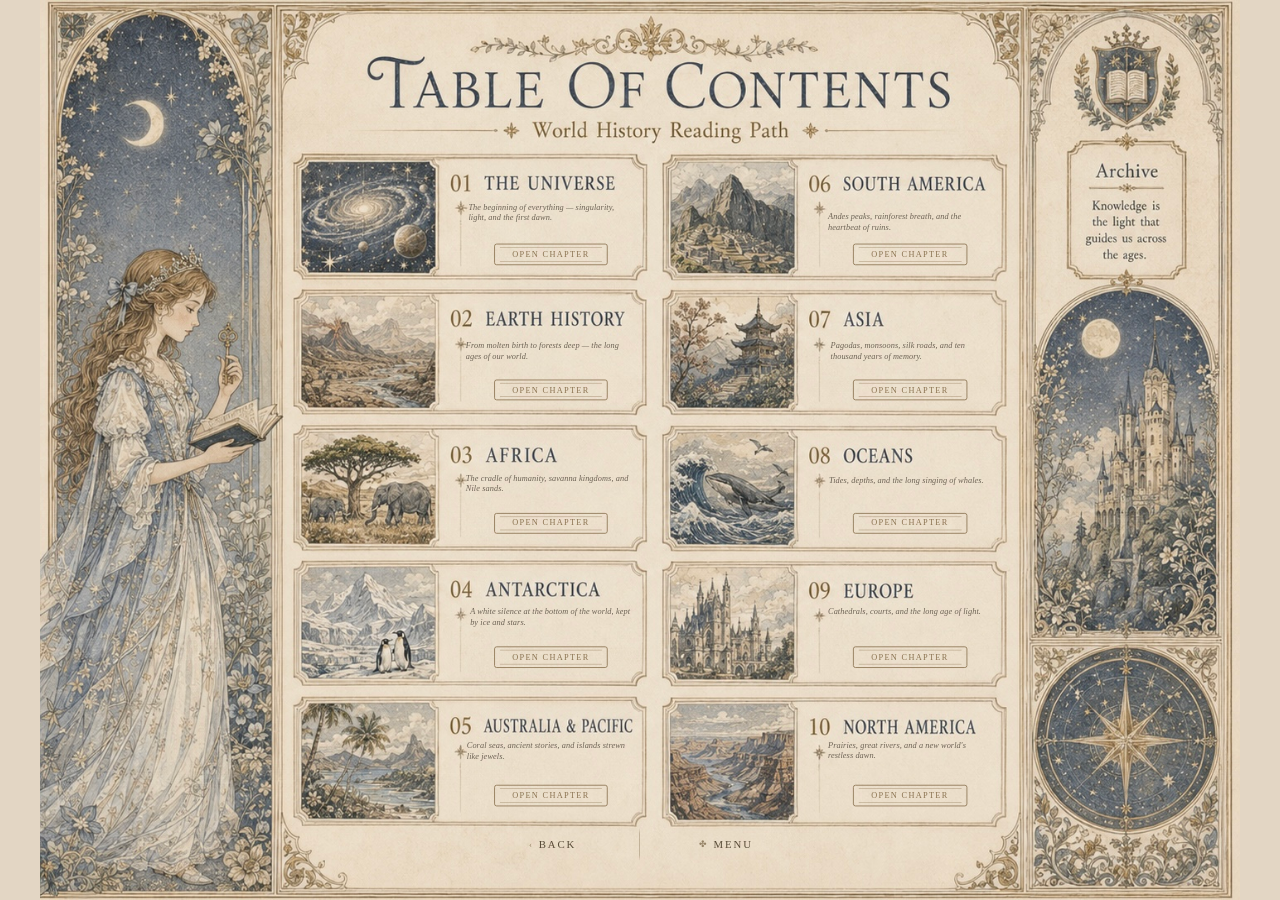
<file: chapters.html>
<!doctype html>
<html lang="en">
<head>
<meta charset="utf-8">
<title>Table of Contents · The Princess Lexicon</title>
<meta name="viewport" content="width=device-width, initial-scale=1, maximum-scale=1, minimum-scale=1, user-scalable=no, viewport-fit=cover">
<meta name="apple-mobile-web-app-capable" content="yes">
<meta name="apple-mobile-web-app-status-bar-style" content="black-translucent">
<link rel="stylesheet" href="css/base.css">
<link rel="stylesheet" href="css/layout.css">
<link rel="stylesheet" href="css/components.css">
<link rel="stylesheet" href="css/pages.css">
<link rel="stylesheet" href="css/debug.css">
<style>
  .page.chapters-art {
    background-image: url("assets/bg/ui/chapters.jpg");
  }
</style>
</head>
<body>
<div class="stage">
  <main class="page art-bg chapters-art" data-page="chapters">

    <!-- All UI lives inside the master frame so the 10 chapter cards
         line up with the painted slots. The 10 zone coordinates are
         the user's hand-measured page-relative values converted to
         master-frame-relative; see debug.css. -->
    <div class="master-frame">

      <!-- TEXT zones — one per chapter. Each just holds the chapter
           title + italic tagline; the button is a SEPARATE zone below. -->
      <div class="ui-zone zone-toc-01 toc-card" data-zone="ch 01"></div>
      <div class="ui-zone zone-toc-02 toc-card" data-zone="ch 02"></div>
      <div class="ui-zone zone-toc-03 toc-card" data-zone="ch 03"></div>
      <div class="ui-zone zone-toc-04 toc-card" data-zone="ch 04"></div>
      <div class="ui-zone zone-toc-05 toc-card" data-zone="ch 05"></div>
      <div class="ui-zone zone-toc-06 toc-card" data-zone="ch 06"></div>
      <div class="ui-zone zone-toc-07 toc-card" data-zone="ch 07"></div>
      <div class="ui-zone zone-toc-08 toc-card" data-zone="ch 08"></div>
      <div class="ui-zone zone-toc-09 toc-card" data-zone="ch 09"></div>
      <div class="ui-zone zone-toc-10 toc-card" data-zone="ch 10"></div>

      <!-- OPEN CHAPTER BUTTON zones. Coords come straight from the
           user's hand-measured red lines; all 10 buttons share the
           same column width + height so the page reads as one tidy
           grid of identical plaques. -->
      <div class="ui-zone zone-toc-btn-01 toc-btn-zone" data-zone="btn 01"></div>
      <div class="ui-zone zone-toc-btn-02 toc-btn-zone" data-zone="btn 02"></div>
      <div class="ui-zone zone-toc-btn-03 toc-btn-zone" data-zone="btn 03"></div>
      <div class="ui-zone zone-toc-btn-04 toc-btn-zone" data-zone="btn 04"></div>
      <div class="ui-zone zone-toc-btn-05 toc-btn-zone" data-zone="btn 05"></div>
      <div class="ui-zone zone-toc-btn-06 toc-btn-zone" data-zone="btn 06"></div>
      <div class="ui-zone zone-toc-btn-07 toc-btn-zone" data-zone="btn 07"></div>
      <div class="ui-zone zone-toc-btn-08 toc-btn-zone" data-zone="btn 08"></div>
      <div class="ui-zone zone-toc-btn-09 toc-btn-zone" data-zone="btn 09"></div>
      <div class="ui-zone zone-toc-btn-10 toc-btn-zone" data-zone="btn 10"></div>

      <nav class="ui-bottom-nav">
        <button type="button" onclick="go('select.html')">
          <span class="nav-glyph">‹</span>Back
        </button>
        <button type="button" onclick="go('menu.html')">
          <span class="nav-glyph">✤</span>Menu
        </button>
      </nav>
    </div>
  </main>
</div>

<script src="data/mockChapters.js"></script>
<script src="js/app.js"></script>
<script>
  // Render text into each .zone-toc-NN; render the plaque into each
  // .zone-toc-btn-NN. Two zones per chapter so the button's exact
  // pixel position can never be pushed by a longer tagline.
  document.addEventListener("DOMContentLoaded", () => {
    // BROWSE mode (?browse=1 from menu's ENTER CHAPTER button):
    // every OPEN CHAPTER link gets &browse=1 forwarded so the
    // reading page knows NOT to update tpl.lastRead. The
    // Story-arch / Select path doesn't carry browse=1, so it
    // remains the canonical 'continue game' flow.
    const browse = new URL(location.href).searchParams.get("browse") === "1";
    const browseFlag = browse ? "&browse=1" : "";
    CHAPTERS.forEach((c) => {
      const text = document.querySelector(".zone-toc-" + c.number);
      const btn  = document.querySelector(".zone-toc-btn-" + c.number);
      // User: the painted bg already has '01 THE UNIVERSE' etc.
      // on each card. Don't write a duplicate title — only the
      // italic tagline that's NOT painted in the bg.
      if (text) text.innerHTML = `
        <div class="toc-card-text">
          <p class="toc-card-tagline">${c.tagline || ""}</p>
        </div>`;
      if (btn) btn.innerHTML = `
        <button type="button" class="antique-button toc-open-btn"
                data-go="reading.html?chapter=${encodeURIComponent(c.id)}&section=${encodeURIComponent(c.firstSection || "1.1")}${browseFlag}">
          <span class="antique-button-corner tl"></span>
          <span class="antique-button-corner tr"></span>
          <span class="antique-button-corner bl"></span>
          <span class="antique-button-corner br"></span>
          <span class="antique-button-label">Open Chapter</span>
        </button>`;
    });
    document.querySelectorAll(".toc-open-btn").forEach(btn => {
      btn.addEventListener("click", () => window.go(btn.dataset.go));
    });
  });
</script>
<script src="js/bgm.js"></script>
<script src="js/viewport.js"></script>
</body>
</html>
</file>
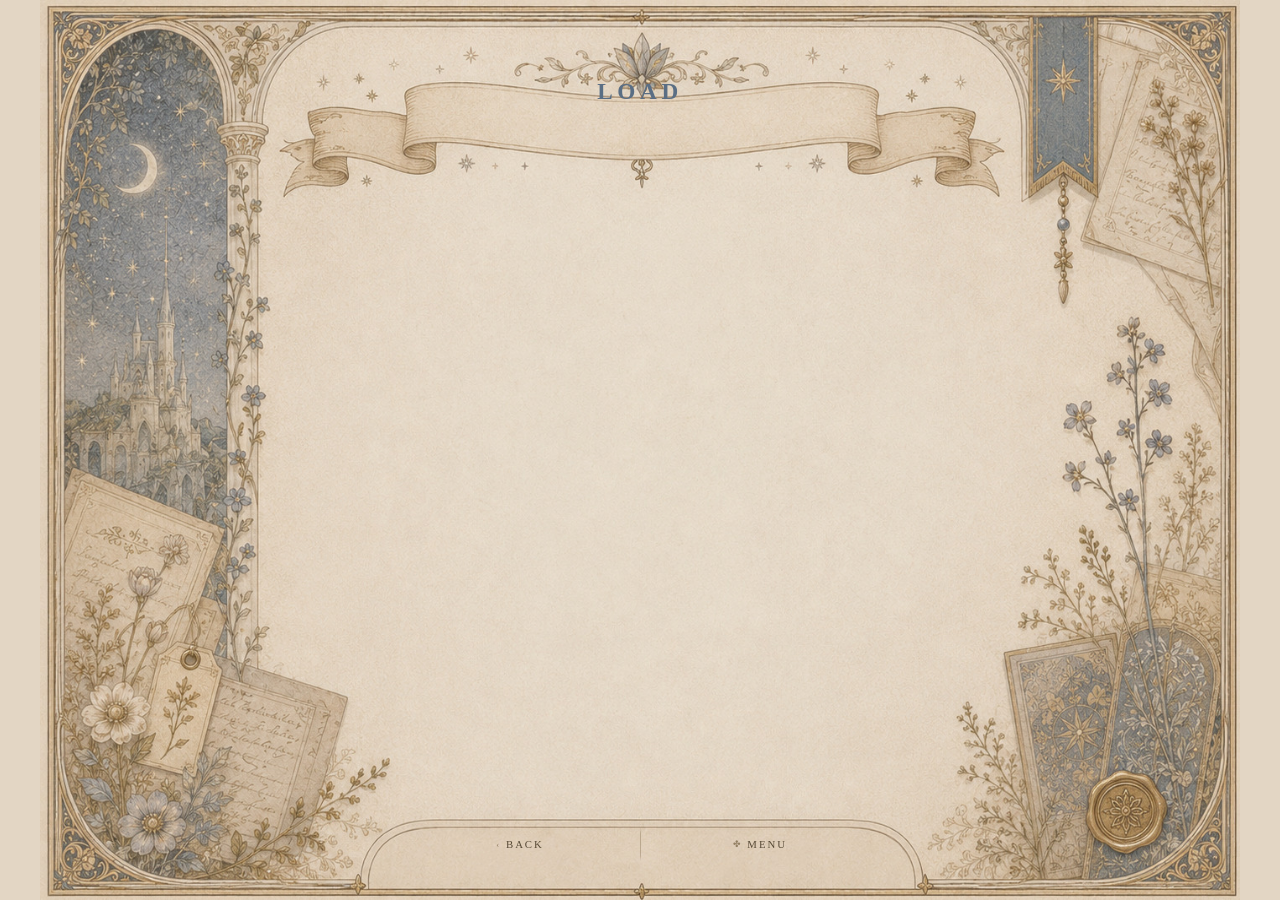
<file: load.html>
<!doctype html>
<html lang="en">
<head>
<meta charset="utf-8">
<title>Load · The Princess Lexicon</title>
<meta name="viewport" content="width=device-width, initial-scale=1, maximum-scale=1, minimum-scale=1, user-scalable=no, viewport-fit=cover">
<meta name="apple-mobile-web-app-capable" content="yes">
<meta name="apple-mobile-web-app-status-bar-style" content="black-translucent">
<link rel="stylesheet" href="css/base.css">
<link rel="stylesheet" href="css/layout.css">
<link rel="stylesheet" href="css/components.css">
<link rel="stylesheet" href="css/pages.css">
<style>
  .page.load-art {
    background-image: url("assets/bg/ui/page-blank.jpg");
  }
  .save-banner-title {
    position: absolute;
    left: 28%; top: 5.5%;
    width: 44%; height: 6%;
    display: flex;
    align-items: center;
    justify-content: center;
    pointer-events: none;
    font-family: var(--font-display);
    font-size: 28px;
    letter-spacing: 0.20em;
    text-transform: uppercase;
    color: var(--accent-blue);
    z-index: 5;
  }
  .save-slot-grid {
    position: absolute;
    left: 16%; top: 18%;
    width: 68%; height: 67%;
    display: grid;
    grid-template-columns: repeat(2, 1fr);
    grid-auto-rows: 1fr;
    gap: 18px 28px;
    z-index: 4;
  }
</style>
</head>
<body>
<div class="stage">
  <main class="page art-bg load-art theme-load" data-page="load">
    <h1 class="save-banner-title">Load</h1>
    <div class="save-slot-grid slot-grid" data-mode="load"></div>
    <nav class="ui-bottom-nav is-two">
      <button type="button" onclick="go('select.html')">
        <span class="nav-glyph">‹</span>Back
      </button>
      <button type="button" onclick="go('menu.html')">
        <span class="nav-glyph">✤</span>Menu
      </button>
    </nav>
  </main>
</div>

<script src="data/mockChapters.js"></script>
<script src="js/app.js"></script>
<script src="js/storage.js"></script>
<script src="js/saveLoad.js"></script>
<script src="js/bgm.js"></script>
<script src="js/viewport.js"></script>
</body>
</html>
</file>
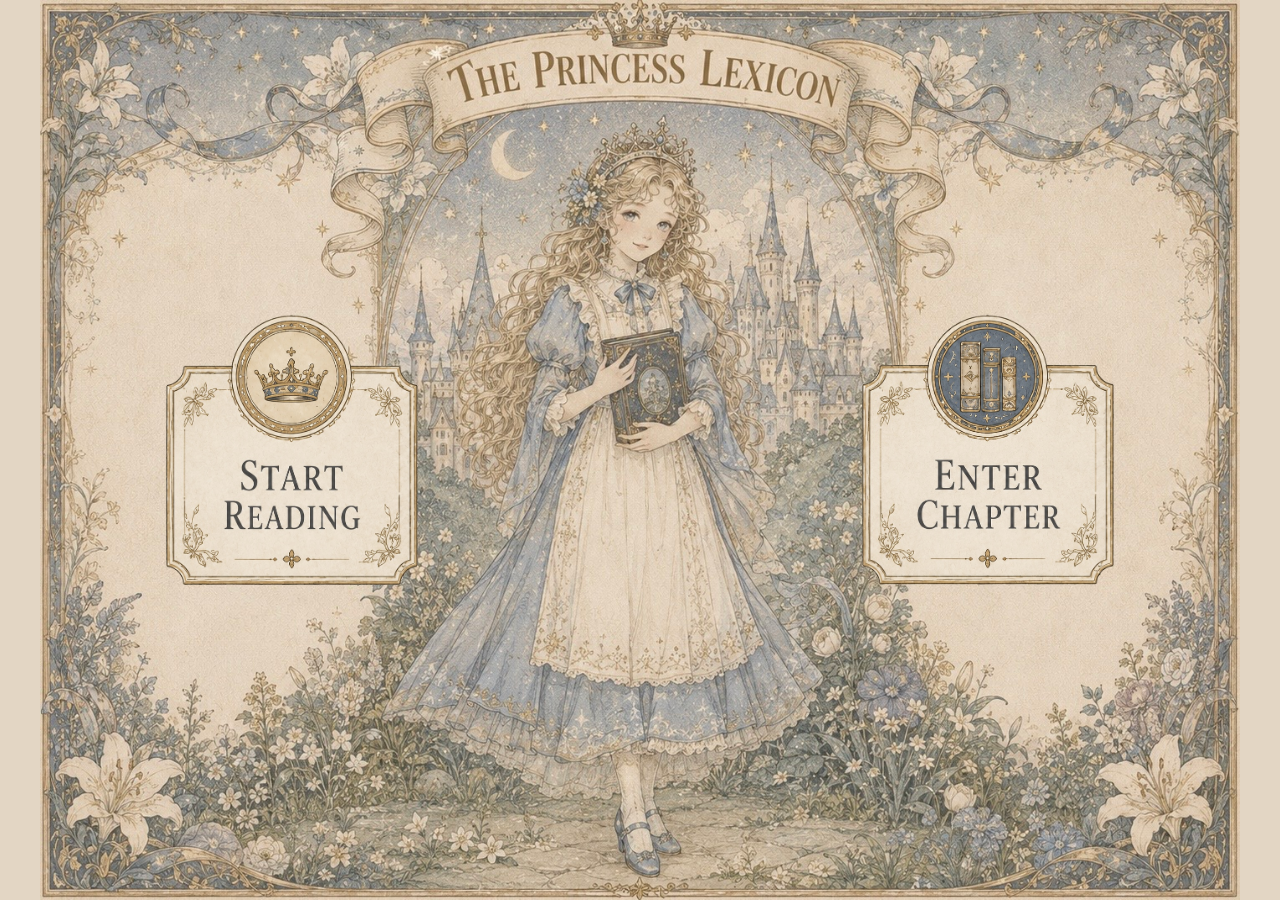
<file: menu.html>
<!doctype html>
<html lang="en">
<head>
<meta charset="utf-8">
<title>The Princess Lexicon · Main Menu</title>
<meta name="viewport" content="width=device-width, initial-scale=1, maximum-scale=1, minimum-scale=1, user-scalable=no, viewport-fit=cover">
<meta name="apple-mobile-web-app-capable" content="yes">
<meta name="apple-mobile-web-app-status-bar-style" content="black-translucent">
<link rel="stylesheet" href="css/base.css">
<link rel="stylesheet" href="css/layout.css">
<link rel="stylesheet" href="css/components.css">
<link rel="stylesheet" href="css/pages.css">
<style>
  .page.home {
    background-image: url("assets/bg/ui/main-menu.jpg");
  }
  /* User-given layout proportions across the page (1 : 2 : 3.5 : 2 : 1):
     ────────────────────────────────────────────────────────────────
     10.5%  margin │ 21%  button │ 37%  gap │ 21%  button │ 10.5%  margin
     ────────────────────────────────────────────────────────────────
     Buttons sit at vertical centre (princess's dress level), use the
     uploaded ENTER CHAPTER image as their FULL visual (text baked in
     to the image, no overlay). Click feedback = scale-bounce, the
     button stays fully visible the whole time. */
  /* The OUTER button only handles layout (vertical centering). The
     scale-on-click animates an INNER span instead, so the layout
     translateY(-50%) is never interpolated against the click scale
     — that was the cause of the 'button becomes half image and
     gets bigger' bug on press. */
  .menu-btn {
    position: absolute;
    top: 50%;
    width: 21%;
    aspect-ratio: 601 / 645;
    transform: translateY(-50%);
    background: transparent;
    border: 0;
    padding: 0;
    cursor: pointer;
    z-index: 8;
  }
  .menu-btn:focus { outline: none; }
  .menu-btn.left  { left:  10.5%; }
  .menu-btn.right { right: 10.5%; }

  .menu-btn-inner {
    display: block;
    width: 100%;
    height: 100%;
    background-size: 100% 100%;
    background-repeat: no-repeat;
    background-color: transparent;
    transform-origin: center center;
    transition: transform 180ms cubic-bezier(0.2, 0.8, 0.4, 1.2),
                filter    180ms ease-out;
  }
  .menu-btn:active .menu-btn-inner {
    transform: scale(0.93);
    filter: brightness(1.06);
  }
  .menu-btn.left  .menu-btn-inner {
    background-image: url("assets/bg/ui/menu-button-start.png");
  }
  .menu-btn.right .menu-btn-inner {
    background-image: url("assets/bg/ui/menu-button-enter.png");
  }
</style>
</head>
<body>
<div class="stage">
  <main class="page art-bg home">
    <!-- Two big plaques flanking the central princess. Both use the
         same painted ENTER CHAPTER image. Left = resume the user's
         last reading position; Right = chapter index. -->
    <button type="button" class="menu-btn left"  data-action="resume">
      <span class="menu-btn-inner"></span>
    </button>
    <button type="button" class="menu-btn right" data-action="chapters">
      <span class="menu-btn-inner"></span>
    </button>
  </main>
</div>
<script src="js/app.js"></script>
<script>
  // LEFT  = 'START READING' — the continuous-flow path. Takes the
  //         user to Select → Story → resume from tpl.lastRead.
  //         All reading from this path UPDATES tpl.lastRead so
  //         the next 'continue' lands on the page just read.
  // RIGHT = 'ENTER CHAPTER' — the browse / explore path. Goes to
  //         the chapter index with ?browse=1; chapters → reading
  //         carries that flag forward; reading.js, when it sees
  //         browse=1, SKIPS updating tpl.lastRead. So poking around
  //         from the index doesn't overwrite the user's main
  //         continue-game position (user spec: 'index 不计入继续
  //         游戏的过程 / 所以要分俩按钮').
  document.querySelectorAll(".menu-btn").forEach(btn => {
    btn.addEventListener("click", () => {
      const a = btn.dataset.action;
      if (a === "resume")   window.go("select.html");
      else                  window.go("chapters.html?browse=1");
    });
  });
</script>
<script src="js/bgm.js"></script>
<script src="js/viewport.js"></script>
</body>
</html>
</file>
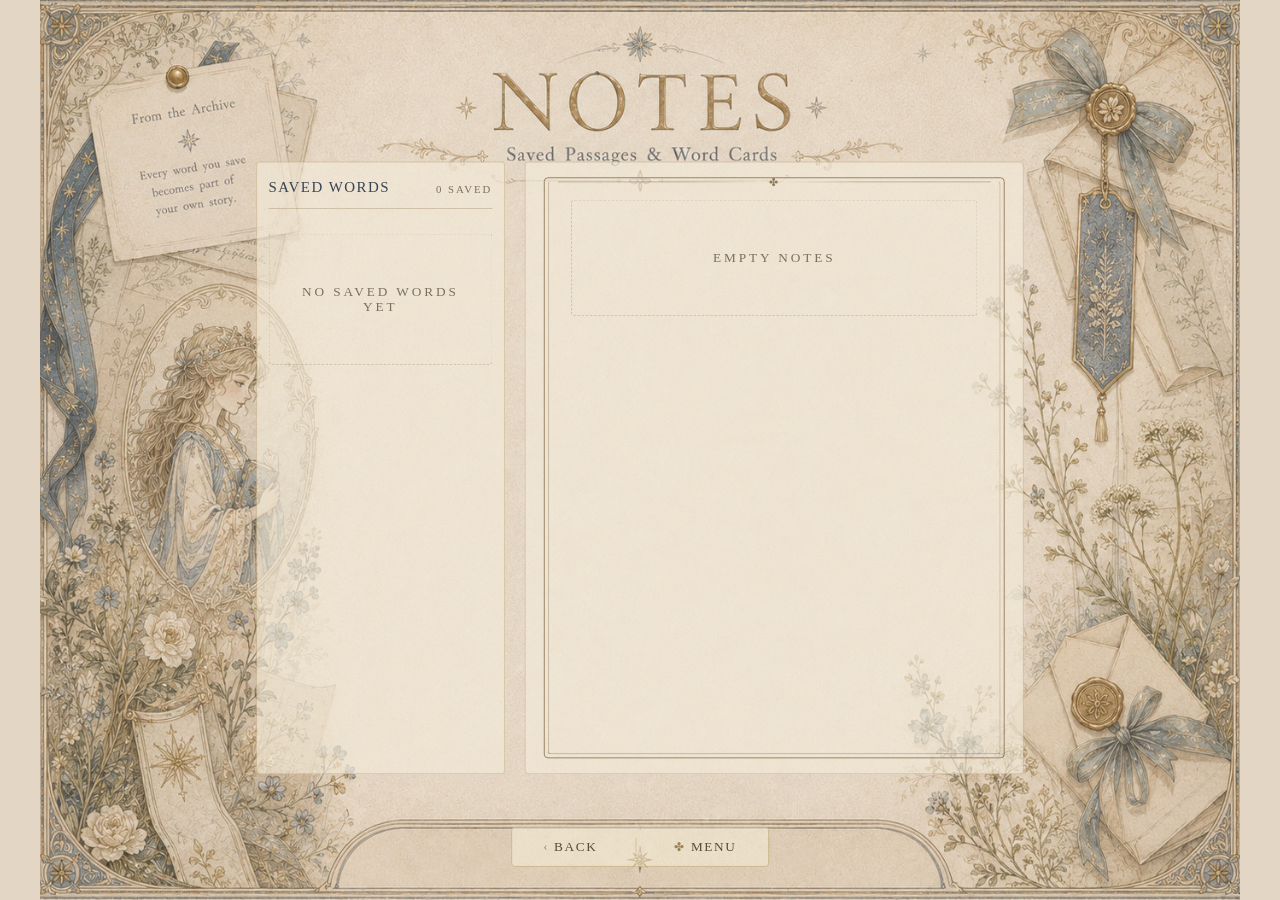
<file: notes.html>
<!doctype html>
<html lang="en">
<head>
<meta charset="utf-8">
<title>Notes · The Princess Lexicon</title>
<meta name="viewport" content="width=device-width, initial-scale=1, maximum-scale=1, minimum-scale=1, user-scalable=no, viewport-fit=cover">
<meta name="apple-mobile-web-app-capable" content="yes">
<meta name="apple-mobile-web-app-status-bar-style" content="black-translucent">
<link rel="stylesheet" href="css/base.css">
<link rel="stylesheet" href="css/layout.css">
<link rel="stylesheet" href="css/components.css">
<link rel="stylesheet" href="css/pages.css">
<style>
  .page.notes-art {
    background-image: url("assets/bg/ui/notes.jpg");
    background-size: cover;
    background-position: center;
  }
  .page.notes-art::before, .page.notes-art::after { display: none; }
  /* Push the interactive layer into the empty centre of the artwork. */
  .notes-layer {
    position: absolute;
    inset: 18% 18% 14% 18%;
    display: grid;
    grid-template-columns: 300px 1fr;
    gap: 24px;
  }
  .notes-layer .split-left,
  .notes-layer .split-right {
    background: rgba(244, 236, 218, 0.62);
    border: 1px solid rgba(184, 158, 111, 0.45);
    border-radius: 4px;
    padding: 14px 14px 10px;
    min-height: 0;
    display: flex;
    flex-direction: column;
  }
  .notes-layer .split-right { padding: 18px 22px; overflow-y: auto; }
  .notes-layer .word-list { flex: 1; overflow-y: auto; }
</style>
</head>
<body>
<div class="stage">
  <main class="page notes-art">
    <div class="notes-layer">
      <div class="split-left">
        <div class="split-header">
          <span class="sh-title" style="font-size:18px;">Saved Words</span>
          <span class="sh-count" data-notes-count>0 saved</span>
        </div>
        <ul class="word-list"></ul>
      </div>
      <div class="split-right">
        <div class="detail-pane ornate-panel"></div>
      </div>
    </div>

    <nav class="nav-bar">
      <button type="button" class="nav-btn" onclick="go('select.html')">
        <span class="glyph">‹</span> Back
      </button>
      <span class="nav-sep"></span>
      <button type="button" class="nav-btn" onclick="go('menu.html')">
        <span class="glyph">✤</span> Menu
      </button>
    </nav>
  </main>
</div>

<script src="data/mockWords.js"></script>
<script src="js/app.js"></script>
<script src="js/storage.js"></script>
<script src="js/wordCard.js"></script>
<script src="js/notes.js"></script>
<script src="js/bgm.js"></script>
<script src="js/viewport.js"></script>
</body>
</html>
</file>
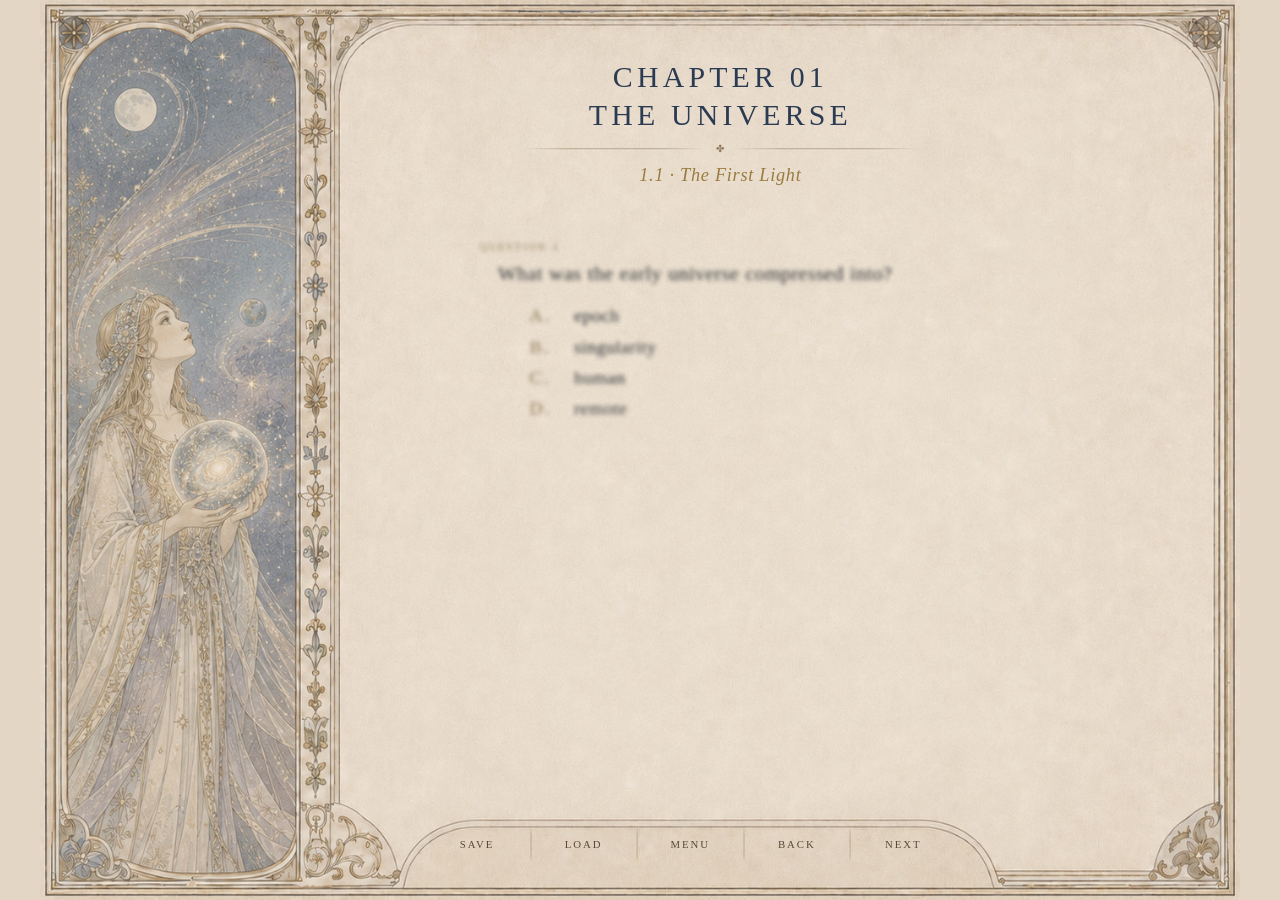
<file: quiz.html>
<!doctype html>
<html lang="en">
<head>
<meta charset="utf-8">
<title>Quiz · The Princess Lexicon</title>
<meta name="viewport" content="width=device-width, initial-scale=1, maximum-scale=1, minimum-scale=1, user-scalable=no, viewport-fit=cover">
<meta name="apple-mobile-web-app-capable" content="yes">
<meta name="apple-mobile-web-app-status-bar-style" content="black-translucent">
<link rel="stylesheet" href="css/base.css">
<link rel="stylesheet" href="css/layout.css">
<link rel="stylesheet" href="css/components.css">
<link rel="stylesheet" href="css/pages.css">
<link rel="stylesheet" href="css/debug.css">
</head>
<body>
<div class="stage">
  <main class="page art-bg reading-art" data-page="quiz">

    <div class="master-frame">

      <div class="ui-zone zone-reading-title is-text" data-zone="quiz title">
        <div class="reading-kicker" data-chapter-number>Chapter 01</div>
        <h1 class="reading-title" data-chapter-title>The Universe</h1>
        <div class="antique-divider"><span class="antique-divider-glyph">✤</span></div>
        <h2 class="reading-subtitle" data-chapter-section>1.1 · The First Light</h2>
      </div>

      <!-- Quiz uses the FULL body width — no marginalia card on the
           right side. Per user: '选择题界面不要那个右边的框'. -->
      <div class="ui-zone zone-quiz-body is-text" data-zone="quiz body">
        <div class="reading-body quiz-body"><!-- quiz items injected by quiz.js --></div>
      </div>

      <nav class="ui-bottom-nav">
        <button type="button" onclick="go('save.html')">Save</button>
        <button type="button" onclick="go('load.html')">Load</button>
        <button type="button" onclick="go('menu.html')">Menu</button>
        <button type="button" data-back>Back</button>
        <button type="button" data-next>Next</button>
      </nav>
    </div>

    <!-- Chapter Complete toast — appears only when all answers are correct.
         ✤ lives in a real element so the inner thin-line ::before and
         broken-corner-tick ::after pseudos can both render. -->
    <div class="chapter-complete-toast" aria-hidden="true">
      <div class="chapter-complete-mark">✤</div>
      <div class="chapter-complete-title">Chapter Complete</div>
      <p class="chapter-complete-subtitle">The next page opens.</p>
    </div>
  </main>
</div>

<script src="data/mockChapters.js"></script>
<script src="data/chapterIllustrations.js"></script>
<script src="data/readingContent.js"></script>
<script src="js/app.js"></script>
<script src="js/reveal.js"></script>
<script src="js/chapterNav.js"></script>
<script src="js/quiz.js"></script>
<script>
  document.addEventListener("DOMContentLoaded", () => {
    const id = qparam("chapter", "universe");
    const bg = getChapterBackground(id, qparam("page", null));
    if (bg) document.querySelector(".page").style.backgroundImage = `url("${bg}")`;
  });
</script>
<script src="js/bgm.js"></script>
<script src="js/viewport.js"></script>
</body>
</html>
</file>
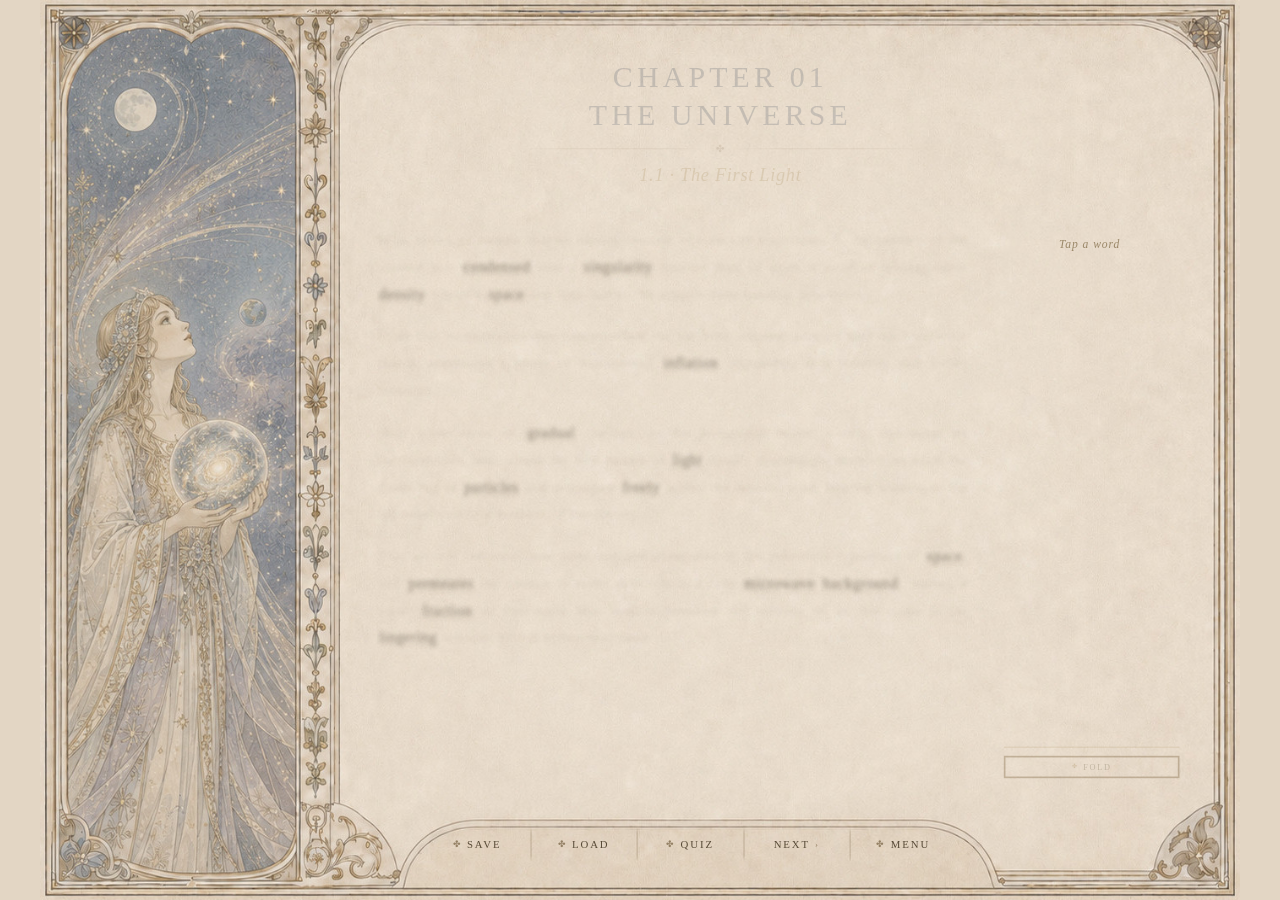
<file: reading.html>
<!doctype html>
<html lang="en">
<head>
<meta charset="utf-8">
<title>Reading · The Princess Lexicon</title>
<meta name="viewport" content="width=device-width, initial-scale=1, maximum-scale=1, minimum-scale=1, user-scalable=no, viewport-fit=cover">
<meta name="apple-mobile-web-app-capable" content="yes">
<meta name="apple-mobile-web-app-status-bar-style" content="black-translucent">
<link rel="stylesheet" href="css/base.css">
<link rel="stylesheet" href="css/layout.css">
<link rel="stylesheet" href="css/components.css">
<link rel="stylesheet" href="css/pages.css">
<link rel="stylesheet" href="css/debug.css">
</head>
<body>
<div class="stage">
  <main class="page art-bg reading-art" data-page="reading">

    <!-- MASTER FRAME — the single legal layout box, defined by the 4
         painted blue corner medallions. Every interactive zone below
         is its child and uses MASTER-FRAME-RELATIVE percentages, not
         page-relative ones. -->
    <div class="master-frame">

      <!-- TOP-LEFT quadrant — title strip. Title + ✤ rule + subtitle. -->
      <div class="ui-zone zone-reading-title is-text" data-zone="reading title">
        <div class="reading-kicker" data-chapter-number>Chapter 01</div>
        <h1 class="reading-title" data-chapter-title>The Universe</h1>
        <div class="antique-divider"><span class="antique-divider-glyph">✤</span></div>
        <h2 class="reading-subtitle" data-chapter-section>1.1 · The First Light</h2>
      </div>

      <!-- BOTTOM-LEFT quadrant — body. Same top/bottom as the
           marginalia card so the two columns sit on the same baseline. -->
      <div class="ui-zone zone-reading-body is-text" data-zone="reading body">
        <article class="reading-body"><!-- reveal blocks injected by reading.js --></article>
      </div>

      <!-- BOTTOM-RIGHT quadrant — marginalia card. The user wants a
           STACK of mini word-cards: clicking a word in the body adds
           one card here; clicking another stacks below; once the
           stack overflows the container, new cards cycle back to the
           top (replacing the oldest). FOLD / SAVE buttons act on
           whatever card is currently highlighted. -->
      <div class="ui-zone zone-marginalia" data-zone="marginalia">
        <aside class="marginalia-card">
          <div class="marginalia-card-body">
            <div class="word-card-stack">
              <div class="word-card-empty">Tap a word</div>
            </div>
          </div>
          <div class="marginalia-card-actions">
            <button type="button" class="marginalia-btn" data-action="fold" disabled>
              <span class="marginalia-btn-glyph">✤</span>FOLD
            </button>
          </div>
        </aside>
      </div>

      <!-- Bottom nav — 5 cells with thin vertical rules between them.
           Notes is reachable via Menu → Select, not from this row. -->
      <nav class="ui-bottom-nav">
        <button type="button" onclick="go('save.html')">
          <span class="nav-glyph">✤</span>Save
        </button>
        <button type="button" onclick="go('load.html')">
          <span class="nav-glyph">✤</span>Load
        </button>
        <button type="button" data-quiz>
          <span class="nav-glyph">✤</span>Quiz
        </button>
        <button type="button" data-next>
          Next<span class="nav-glyph-after">›</span>
        </button>
        <button type="button" onclick="go('menu.html')">
          <span class="nav-glyph">✤</span>Menu
        </button>
      </nav>
    </div>
  </main>
</div>

<script src="data/mockWords.js"></script>
<script src="data/wordLibrary.js"></script>
<script src="data/wordIndex.js"></script>
<script src="data/mockChapters.js"></script>
<script src="data/chapterIllustrations.js"></script>
<script src="data/readingContent.js"></script>
<script src="js/app.js"></script>
<script src="js/storage.js"></script>
<script src="js/wordCard.js"></script>
<script src="js/reveal.js"></script>
<script src="js/chapterNav.js"></script>
<script src="js/reading.js"></script>
<script src="js/bgm.js"></script>
<script src="js/viewport.js"></script>
</body>
</html>
</file>
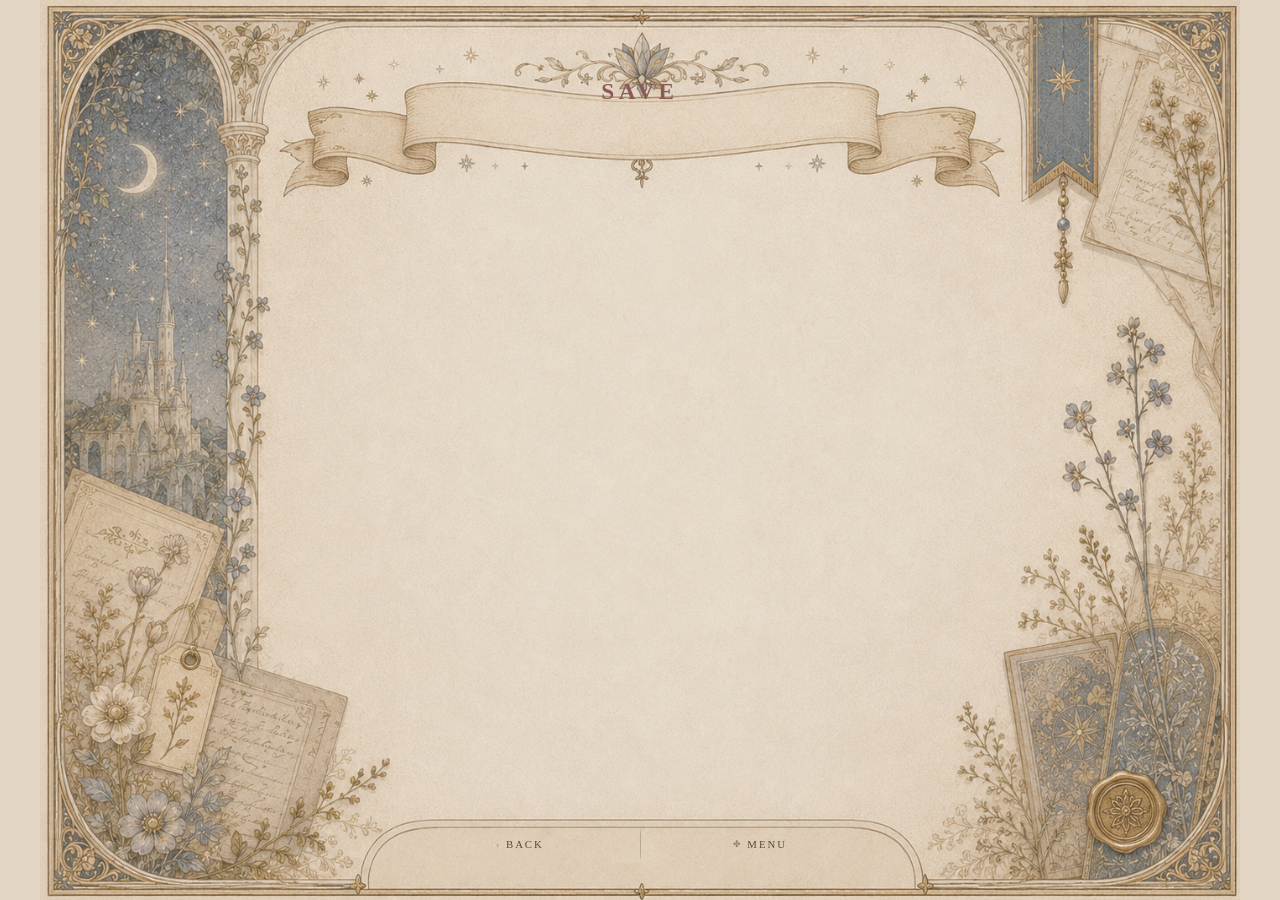
<file: save.html>
<!doctype html>
<html lang="en">
<head>
<meta charset="utf-8">
<title>Save · The Princess Lexicon</title>
<meta name="viewport" content="width=device-width, initial-scale=1, maximum-scale=1, minimum-scale=1, user-scalable=no, viewport-fit=cover">
<meta name="apple-mobile-web-app-capable" content="yes">
<meta name="apple-mobile-web-app-status-bar-style" content="black-translucent">
<link rel="stylesheet" href="css/base.css">
<link rel="stylesheet" href="css/layout.css">
<link rel="stylesheet" href="css/components.css">
<link rel="stylesheet" href="css/pages.css">
<style>
  .page.save-art {
    background-image: url("assets/bg/ui/page-blank.jpg");
  }
  /* The new painted save/load bg has the bottom plaques REMOVED
     (user erased them) — so we paint a real bottom nav with the
     site-wide .ui-bottom-nav component. The empty top banner is
     still painted; we just write the SAVE / LOAD title inside it. */
  .save-banner-title {
    position: absolute;
    left: 28%; top: 5.5%;
    width: 44%; height: 6%;
    display: flex;
    align-items: center;
    justify-content: center;
    pointer-events: none;
    font-family: var(--font-display);
    font-size: 28px;
    letter-spacing: 0.20em;
    text-transform: uppercase;
    color: var(--accent-wine);
    z-index: 5;
  }
  .save-slot-grid {
    position: absolute;
    left: 16%; top: 18%;
    width: 68%; height: 67%;
    display: grid;
    grid-template-columns: repeat(2, 1fr);
    grid-auto-rows: 1fr;
    gap: 18px 28px;
    z-index: 4;
  }
</style>
</head>
<body>
<div class="stage">
  <main class="page art-bg save-art theme-save" data-page="save">
    <h1 class="save-banner-title">Save</h1>
    <div class="save-slot-grid slot-grid" data-mode="save"></div>
    <nav class="ui-bottom-nav is-two">
      <button type="button" onclick="go('select.html')">
        <span class="nav-glyph">‹</span>Back
      </button>
      <button type="button" onclick="go('menu.html')">
        <span class="nav-glyph">✤</span>Menu
      </button>
    </nav>
  </main>
</div>

<script src="data/mockChapters.js"></script>
<script src="js/app.js"></script>
<script src="js/storage.js"></script>
<script src="js/saveLoad.js"></script>
<script src="js/bgm.js"></script>
<script src="js/viewport.js"></script>
</body>
</html>
</file>
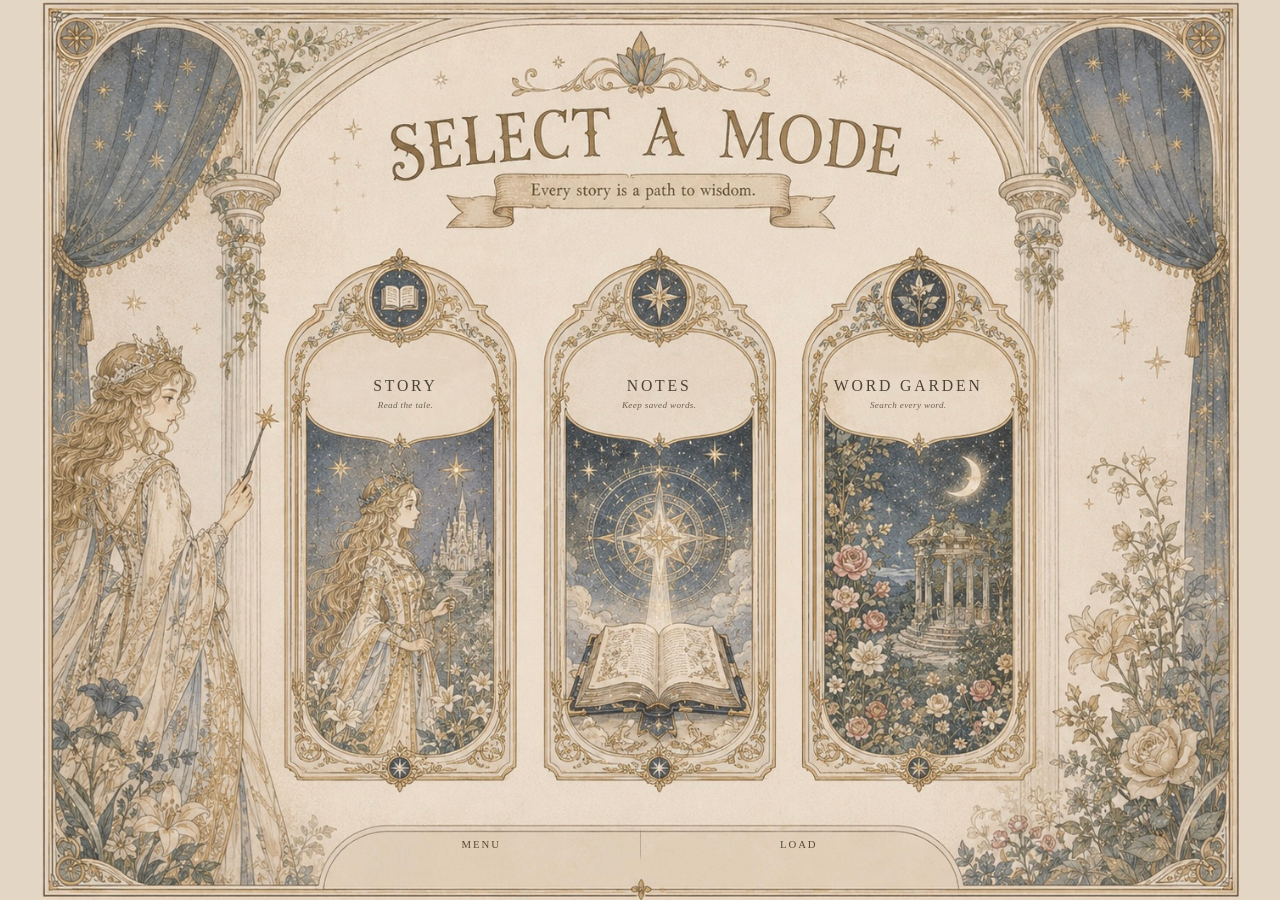
<file: select.html>
<!doctype html>
<html lang="en">
<head>
<meta charset="utf-8">
<title>Select a Mode · The Princess Lexicon</title>
<meta name="viewport" content="width=device-width, initial-scale=1, maximum-scale=1, minimum-scale=1, user-scalable=no, viewport-fit=cover">
<meta name="apple-mobile-web-app-capable" content="yes">
<meta name="apple-mobile-web-app-status-bar-style" content="black-translucent">
<link rel="stylesheet" href="css/base.css">
<link rel="stylesheet" href="css/layout.css">
<link rel="stylesheet" href="css/components.css">
<link rel="stylesheet" href="css/pages.css">
<link rel="stylesheet" href="css/debug.css">
<style>
  .page.select-art {
    background-image: url("assets/bg/ui/select-mode.jpg");
  }
</style>
</head>
<body>
<div class="stage">
  <main class="page art-bg select-art">

    <div class="master-frame">

      <!-- Title plates: upper-half cream strip inside each arch -->
      <div class="ui-zone zone-select-story-title is-text select-title-text" data-zone="story title">
        <h2 class="select-card-title">Story</h2>
        <p class="select-card-subtitle">Read the tale.</p>
      </div>
      <div class="ui-zone zone-select-notes-title is-text select-title-text" data-zone="notes title">
        <h2 class="select-card-title">Notes</h2>
        <p class="select-card-subtitle">Keep saved words.</p>
      </div>
      <div class="ui-zone zone-select-garden-title is-text select-title-text" data-zone="garden title">
        <h2 class="select-card-title">Word Garden</h2>
        <p class="select-card-subtitle">Search every word.</p>
      </div>

      <!-- Full-arch hotspots cover the entire arch and sit above the
           title plates so the cursor on any part of an arch reads as
           a click on that arch.  Story is special: per user spec it
           continues the user's last reading session (resume), not a
           fresh trip through the chapter index. -->
      <button type="button" class="select-hotspot ui-zone zone-select-story-hit"
              data-action="resume"        aria-label="Story"></button>
      <button type="button" class="select-hotspot ui-zone zone-select-notes-hit"
              data-go="notes.html"        aria-label="Notes"></button>
      <button type="button" class="select-hotspot ui-zone zone-select-garden-hit"
              data-go="word-garden.html"  aria-label="Word Garden"></button>

      <nav class="ui-bottom-nav is-two">
        <button type="button" onclick="go('menu.html')">Menu</button>
        <button type="button" onclick="go('load.html')">Load</button>
      </nav>
    </div>
  </main>
</div>

<script src="js/app.js"></script>
<script>
  // Click feedback for the 3 arch buttons:
  //  1. Add .is-pressed for the gold pulse animation.
  //  2. Play a brief golden sine arpeggio (Web Audio, no asset).
  //  3. Navigate after the pulse + chime starts so the user gets
  //     the feedback even on a fast tap.
  function playSelectChime() {
    try {
      const Ctx = window.AudioContext || window.webkitAudioContext;
      if (!Ctx) return;
      const ctx = new Ctx();
      const notes = [659.25, 880.00, 1318.51];   // E5 A5 E6
      const now = ctx.currentTime;
      notes.forEach((freq, i) => {
        const o = ctx.createOscillator();
        const g = ctx.createGain();
        o.type = "sine";
        o.frequency.value = freq;
        const t0 = now + i * 0.10;
        g.gain.setValueAtTime(0, t0);
        g.gain.linearRampToValueAtTime(0.16, t0 + 0.018);
        g.gain.exponentialRampToValueAtTime(0.0008, t0 + 0.65);
        o.connect(g).connect(ctx.destination);
        o.start(t0);
        o.stop(t0 + 0.7);
      });
      setTimeout(() => { try { ctx.close(); } catch(_) {} }, 1300);
    } catch (_) { /* silent */ }
  }
  // The painted arch IS the button — never recolour it. Click feedback
  // is a brief gold glow on the title-plate TEXT (which sits inside
  // the arch as a sibling element) plus the sine arpeggio chime.
  const HOT_TO_TITLE = {
    "zone-select-story-hit":  ".zone-select-story-title",
    "zone-select-notes-hit":  ".zone-select-notes-title",
    "zone-select-garden-hit": ".zone-select-garden-title",
  };
  // Story arch resumes the user's last reading session; Notes /
  // Garden go to their fixed destinations.
  function resumeReading() {
    let last = null;
    try { last = JSON.parse(localStorage.getItem("tpl.lastRead") || "null"); }
    catch (_) {}
    if (last && last.chapter) {
      return "reading.html?chapter=" + encodeURIComponent(last.chapter)
           + "&section="  + encodeURIComponent(last.section || "1.1");
    }
    return "chapters.html";
  }
  document.querySelectorAll(".select-hotspot").forEach(el => {
    el.addEventListener("click", () => {
      const titleSel = Object.entries(HOT_TO_TITLE)
        .find(([cls]) => el.classList.contains(cls))?.[1];
      const titleEl = titleSel && document.querySelector(titleSel);
      if (titleEl) {
        titleEl.classList.remove("is-pressed");
        void titleEl.offsetWidth;
        titleEl.classList.add("is-pressed");
      }
      playSelectChime();
      const dest = el.dataset.action === "resume"
                 ? resumeReading()
                 : el.dataset.go;
      setTimeout(() => window.go(dest), 380);
    });
  });
</script>
<script src="js/bgm.js"></script>
<script src="js/viewport.js"></script>
</body>
</html>
</file>
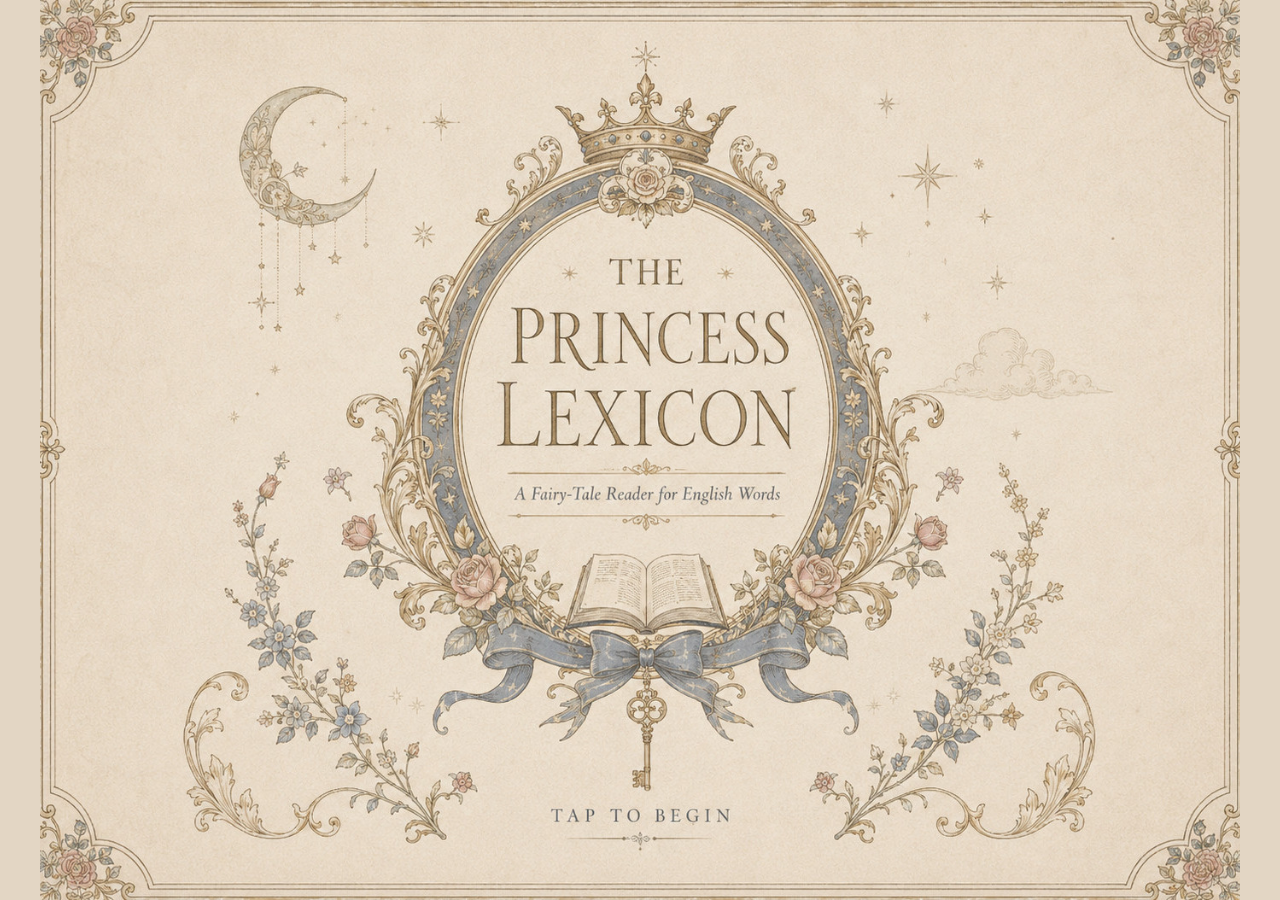
<file: splash.html>
<!doctype html>
<html lang="en">
<head>
<meta charset="utf-8">
<title>The Princess Lexicon</title>
<meta name="viewport" content="width=device-width, initial-scale=1, maximum-scale=1, minimum-scale=1, user-scalable=no, viewport-fit=cover">
<meta name="apple-mobile-web-app-capable" content="yes">
<meta name="apple-mobile-web-app-status-bar-style" content="black-translucent">
<link rel="stylesheet" href="css/base.css">
<link rel="stylesheet" href="css/layout.css">
<link rel="stylesheet" href="css/components.css">
<link rel="stylesheet" href="css/pages.css">
<style>
  .page.splash {
    background-image: url("assets/bg/ui/splash.jpg");
    background-size: cover;
    background-position: center;
    cursor: pointer;
  }
  .page.splash::before, .page.splash::after { display: none; }
  /* "Tap to begin" hint is baked into the artwork; whole page is clickable. */
  .splash-hit { position: absolute; inset: 0; }
</style>
</head>
<body>
<div class="stage">
  <main class="page splash" onclick="go('index.html')">
    <div class="splash-hit" aria-label="Tap to begin"></div>
  </main>
</div>
<script src="js/app.js"></script>
<script src="js/bgm.js"></script>
<script src="js/viewport.js"></script>
</body>
</html>
</file>
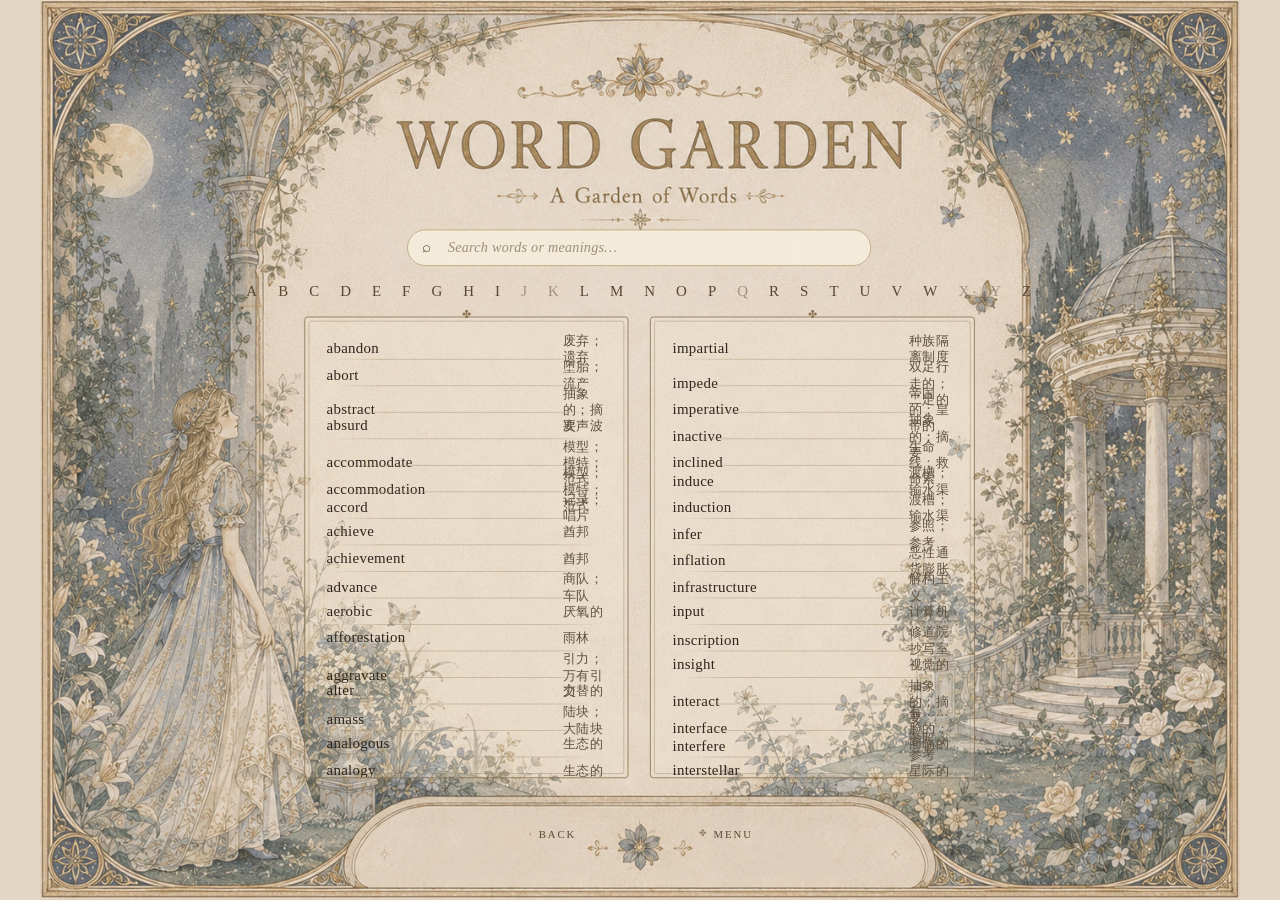
<file: word-garden.html>
<!doctype html>
<html lang="en">
<head>
<meta charset="utf-8">
<title>Word Garden · The Princess Lexicon</title>
<meta name="viewport" content="width=device-width, initial-scale=1, maximum-scale=1, minimum-scale=1, user-scalable=no, viewport-fit=cover">
<meta name="apple-mobile-web-app-capable" content="yes">
<meta name="apple-mobile-web-app-status-bar-style" content="black-translucent">
<link rel="stylesheet" href="css/base.css">
<link rel="stylesheet" href="css/layout.css">
<link rel="stylesheet" href="css/components.css">
<link rel="stylesheet" href="css/pages.css">
<link rel="stylesheet" href="css/debug.css">
<style>
  .page.wg-art {
    background-image: url("assets/bg/ui/word-garden.jpg");
  }
</style>
</head>
<body>
<div class="stage">
  <main class="page art-bg wg-art" data-page="word-garden">

    <div class="master-frame">

      <!-- Search bar — fixed width, centered under the painted title. -->
      <div class="ui-zone zone-wg-search is-text" data-zone="search">
        <form class="wg-searchbar" onsubmit="event.preventDefault();">
          <input id="wg-search" type="search" autocomplete="off"
                 placeholder="Search words or meanings…" />
          <span class="wg-search-icon" aria-hidden="true">⌕</span>
        </form>
      </div>

      <!-- A–Z directory: jumps to first word starting with that letter. -->
      <div class="ui-zone zone-wg-az is-text" data-zone="A-Z nav">
        <nav class="wg-az" id="wg-az"></nav>
      </div>

      <!-- Two columns of word rows. Each column is a transparent
           parchment frame with 4 broken corner ticks (same grammar
           as the reading marginalia card) wrapping a scrollable list. -->
      <div class="ui-zone zone-wg-table" data-zone="word table">
        <div class="wg-table">
          <div class="wg-col-frame">
            <span class="corner-tick tl"></span>
            <span class="corner-tick tr"></span>
            <span class="corner-tick bl"></span>
            <span class="corner-tick br"></span>
            <ol class="wg-col" id="wg-col-left"></ol>
          </div>
          <div class="wg-col-frame">
            <span class="corner-tick tl"></span>
            <span class="corner-tick tr"></span>
            <span class="corner-tick bl"></span>
            <span class="corner-tick br"></span>
            <ol class="wg-col" id="wg-col-right"></ol>
          </div>
        </div>
      </div>

      <nav class="ui-bottom-nav">
        <button type="button" onclick="go('select.html')">
          <span class="nav-glyph">‹</span>Back
        </button>
        <button type="button" onclick="go('menu.html')">
          <span class="nav-glyph">✤</span>Menu
        </button>
      </nav>
    </div>
  </main>
</div>

<script src="data/mockWords.js"></script>
<script src="data/wordLibrary.js"></script>
<script src="js/app.js"></script>
<script src="js/wordCard.js"></script>
<script src="js/wordGarden.js"></script>
<script src="js/bgm.js"></script>
<script src="js/viewport.js"></script>
</body>
</html>
</file>
<file: css/base.css>
/* ============================================================
   The Princess Lexicon — base.css
   Typography tokens, color tokens, page reset.
   All pages must inherit from these tokens. Do not redeclare
   fonts / colors in per-page CSS.
   ============================================================ */

:root {
  /* ----- Color tokens ----- */
  --color-ink:           #3f3a31;   /* primary body text */
  --color-ink-soft:      #443d32;   /* alt body text */
  --color-body:          #3d3932;   /* reading body */
  --color-title:         #384453;   /* gray-blue title */
  --color-title-alt:     #3f4b59;   /* gray-blue title alt */
  --color-subtitle:      #8a7653;   /* muted gold subtitle */
  --color-muted:         #7b6f5c;   /* secondary text */
  --color-gold:          #9a8358;   /* gold-brown accent text */
  --color-gold-deep:     #76664b;   /* deep gold for hero */
  --color-gold-soft:     #a58a56;   /* selection / underline */
  --color-button-ink:    #5a4b35;   /* button label text */
  --color-clickable:     #5f513b;   /* clickable word ink */

  --paper-warm:          #f4ecda;   /* main paper background */
  --paper-warm-2:        #ede2c8;   /* deeper paper */
  --paper-cream:         #f6efd9;   /* page panels */
  --paper-edge:          #dccfae;   /* page edge */
  --paper-frame:         #b89e6f;   /* border / frame lines */
  --paper-frame-soft:    #c8b387;   /* lighter frame */
  --ink-frame:           #8a7250;   /* Warm-brown frame ink — softer
                                       than the originally sampled
                                       #6d5a3f (user: '框的颜色可以再
                                       浅一点'). Still readable at
                                       1 px against parchment but
                                       reads as a refined gold rather
                                       than a heavy ink stroke. */
  --paper-shadow:        rgba(80, 60, 30, 0.10);
  --paper-shadow-2:      rgba(80, 60, 30, 0.18);

  --accent-wine:         #8a5a5a;   /* save accent */
  --accent-wine-soft:    #a87878;
  --accent-blue:         #5a6e84;   /* load accent */
  --accent-blue-soft:    #87a0b6;
  --accent-empty:        #d8c79f;   /* empty slot beige */

  --highlight-bg:        rgba(168, 143, 93, 0.13);
  --highlight-bg-hover:  rgba(168, 143, 93, 0.22);
  --highlight-border:    rgba(126, 103, 67, 0.45);
  --highlight-border-hover: rgba(154, 131, 88, 0.85);
  --select-bg:           rgba(162, 139, 96, 0.16);

  /* ----- Ornate-panel tokens (site-wide framed component) ----- */
  --paper-bg:        #f4eddd;
  --paper-bg-soft:   #f8f2e6;
  --paper-line:      #b9aa8a;
  --paper-line-dark: #8f805f;
  --paper-text:      #3f3a31;
  --paper-muted:     #7d705c;
  --paper-gold:      #a78d5b;

  /* ----- Font stacks ----- */
  --font-body:    "Georgia", "Times New Roman", "Songti SC", "STSong", serif;
  --font-display: "Georgia", "Times New Roman", "Songti SC", serif;
  --font-cn:      "Songti SC", "STSong", "Noto Serif SC", "Georgia", serif;

  /* ----- Type scale (px) ----- */
  --fs-hero:        52px;
  --fs-chapter:     34px;
  --fs-section:     28px;
  --fs-card-title:  22px;
  --fs-menu:        24px;
  --fs-btn-lg:      22px;
  --fs-btn:         18px;
  --fs-btn-sm:      16px;
  --fs-body:        20px;
  --fs-list:        16px;
  --fs-side-label:  13px;
  --fs-side-word:   18px;
  --fs-drawer-title:36px;

  /* ----- Layout tokens ----- */
  --page-w: 1448px;
  --page-h: 1086px;
  --page-radius: 6px;
  --frame-border: 1px solid var(--paper-frame);
  --frame-border-soft: 1px solid var(--paper-frame-soft);
  --hairline: 1px solid rgba(120, 95, 55, 0.35);
}

/* ----- Reset ----- */
*,
*::before,
*::after { box-sizing: border-box; }

/* The page chrome (html / body / .app) must fill the dynamic viewport
   exactly — no black margins, no scrolling, no zoomable image vibes.
   Background uses a parchment tone sampled from the artwork's outer
   paper, so any letterboxing reads as natural manuscript border. */
html,
body,
#root,
.app {
  margin: 0;
  padding: 0;
  width: 100vw;
  height: 100dvh;       /* dynamic vh — accounts for iOS toolbars */
  min-height: 100dvh;
  overflow: hidden;
  background: #e3d6c4;  /* parchment, NEVER black */
  overscroll-behavior: none;
}

body {
  font-family: var(--font-body);
  font-size: var(--fs-body);
  color: var(--color-ink);
  display: flex;
  align-items: center;
  justify-content: center;
  touch-action: manipulation;
  -webkit-font-smoothing: antialiased;
  text-rendering: optimizeLegibility;
}

button,
input,
select,
textarea {
  font-family: inherit;
  color: inherit;
}

/* The painted UI is an arch / scroll / banner — ANY default button
   chrome (UA gray :active fill, focus halo, mobile tap-highlight)
   blows the disguise. Strip every UA decoration globally; pages
   re-introduce visible styling only where they want it. */
button {
  background: transparent;
  border: 0;
  margin: 0;
  padding: 0;
  font: inherit;
  color: inherit;
  cursor: pointer;
  appearance: none;
  -webkit-appearance: none;
  -webkit-tap-highlight-color: transparent;
  -webkit-touch-callout: none;
  user-select: none;
  -webkit-user-select: none;
}
button::-moz-focus-inner { border: 0; padding: 0; }
button:focus      { outline: none; }
button:focus-visible { outline: none; }
button:active     { background: transparent; }
a, button, .clickable-word, [role="button"] {
  -webkit-tap-highlight-color: transparent;
}

a { color: inherit; text-decoration: none; }

img { display: block; max-width: 100%; }

/* ----- Typography classes ----- */
.t-hero {
  font-family: var(--font-display);
  font-size: var(--fs-hero);
  letter-spacing: 0.08em;
  font-weight: 400;
  line-height: 1.1;
  color: var(--color-gold-deep);
  text-transform: uppercase;
}

.t-menu-sub {
  font-family: var(--font-display);
  font-size: var(--fs-menu);
  letter-spacing: 0.14em;
  font-weight: 400;
  color: #7d705c;
  text-transform: uppercase;
}

.t-chapter {
  font-family: var(--font-display);
  font-size: var(--fs-chapter);
  letter-spacing: 0.14em;
  font-weight: 400;
  line-height: 1.2;
  color: #3c4854;
  text-transform: uppercase;
}

.t-section {
  font-family: var(--font-display);
  font-size: var(--fs-section);
  letter-spacing: 0.08em;
  font-weight: 400;
  line-height: 1.35;
  color: var(--color-subtitle);
}

.t-eyebrow {
  font-family: var(--font-display);
  font-size: var(--fs-side-label);
  letter-spacing: 0.18em;
  text-transform: uppercase;
  font-weight: 400;
  color: var(--color-subtitle);
}

.t-divider {
  display: block;
  width: 60px;
  height: 1px;
  margin: 10px auto 0;
  background: var(--paper-frame);
  opacity: 0.6;
}
</file>
<file: css/layout.css>
/* ============================================================
   The Princess Lexicon — layout.css
   Page-level scaffolding. Each page is centered in a 1448x1086
   "book" stage that scales to viewport.
   ============================================================ */

/* CONTAIN-style layout — the FULL painted 1448×1086 page stays
   visible. Previous version cropped at master-frame edges (1.78%
   / 2.15%) which ate into the user's hand-drawn UI: she'd drawn
   the painted frame line slightly INSIDE the master container,
   so cropping AT the master container left no buffer. The stage
   now uses the original page aspect (1448/1086 = 4:3) — nothing
   is cropped, parchment letterbox covers any leftover sides. */
/* CONTAIN-style layout with TOP/BOTTOM-only bleed crop. Per user
   feedback: cover fill-width cropped INTO the painted frame line
   (it's only ~1.1% from each edge, but cover mode crops 3-4%).
   The fix: stage aspect is 1448 / 1068.62 — that's the page width
   intact, with only the OUTER 0.8% bleed shaved off top+bottom.
   No side crop. The viewport's leftover horizontal space (when
   the viewport is wider than 1.355) becomes #e3d6c4 letterbox =
   the same parchment shade as the painted bleed, so the seam is
   invisible. */
.stage {
  /* Sources are pre-cropped at the JPG file level (~1% L/R,
     ~1.5% T/B trimmed off the painted bleed), so the stage is
     just the page aspect 1448 / 1086 and the page fills it
     exactly. No viewport-side crop, no math gymnastics. Side
     letterbox stays #e3d6c4 — the same parchment shade as the
     trimmed bleed, so the seam is invisible. */
  width:  min(100vw, calc(100dvh * 1448 / 1086));
  height: min(100dvh, calc(100vw * 1086 / 1448));
  aspect-ratio: 1448 / 1086;
  position: relative;
  flex-shrink: 0;
  overflow: hidden;
  background: #e3d6c4;
}

.page {
  position: absolute;
  left: 0;
  top: 0;
  width: 1448px;
  height: 1086px;
  transform-origin: top left;
  transform: scale(1);
  /* No background — the painted bg is set per-page on .page.art-bg
     and we DON'T want a 'card' bg color leaking through if the
     painted image has any partial transparency or anti-aliased
     edge pixels. No border, no box-shadow either: user wants the
     painted page to look as if it sits ON the body parchment
     directly, with zero visible seam at the side letterbox. */
  background: transparent;
  overflow: hidden;
}

/* ============================================================
   MASTER FRAME — the single legal layout coordinate system.
   Hand-measured by the user: the 4 blue corner medallions on
   every painted background are at (1.78%, 2.15%) and
   (98.11%, 98.00%) of the page, so the frame is:
       left 1.78%  top 2.15%  width 96.33%  height 95.85%

   Every interactive zone, hotspot and bottom-nav lives INSIDE
   this element. Zones inside .master-frame use percentages
   relative to .master-frame, NOT to the full .page.
   ============================================================ */
.master-frame {
  position: absolute;
  left: 1.78%;
  top: 2.15%;
  width: 96.33%;
  height: 95.85%;
  /* The frame itself must NOT catch clicks — interactive children
     (hotspots, nav buttons) explicitly re-enable pointer-events.
     Otherwise the master-frame would sit on top of every painted
     button and swallow the tap. */
  pointer-events: none;
}

/* The CSS-drawn double frame inside every .page is no longer
   drawn. The painted bgs themselves carry whatever frame the
   user wants; an additional thin CSS border was creating a
   visible 'edge of an image' seam on the side letterbox. */
.page::before,
.page::after { content: none; }

/* ----- Page-level shells ----- */
.page-inner {
  position: absolute;
  inset: 50px;
  display: flex;
  flex-direction: column;
}

/* ----- Bottom navigation bar (shared) ----- */
.nav-bar {
  position: absolute;
  left: 50%;
  bottom: 40px;
  transform: translateX(-50%);
  display: flex;
  align-items: center;
  gap: 36px;
  padding: 10px 28px;
  background: rgba(246, 239, 217, 0.55);
  border: var(--frame-border-soft);
  border-radius: 4px;
}
.nav-bar .nav-sep {
  width: 1px;
  height: 22px;
  background: var(--paper-frame);
  opacity: 0.55;
}

/* ----- Home (index) layout ----- */
.home-layout {
  height: 100%;
  display: flex;
  flex-direction: column;
  align-items: center;
  justify-content: center;
  gap: 40px;
  text-align: center;
}
.home-layout .home-hero {
  margin-top: -40px;
}
.home-layout .home-buttons {
  position: absolute;
  bottom: 140px;
  left: 50%;
  transform: translateX(-50%);
  display: flex;
  gap: 60px;
}

/* ----- Select layout ----- */
.select-layout {
  height: 100%;
  display: flex;
  flex-direction: column;
}
.select-layout .select-header {
  text-align: center;
  padding-top: 30px;
}
.select-layout .select-cards {
  flex: 1;
  display: grid;
  grid-template-columns: repeat(3, 1fr);
  gap: 40px;
  padding: 60px 60px 120px;
  align-items: center;
}

/* ----- Reading layout: 3 columns + footer ----- */
.reading-layout {
  display: grid;
  grid-template-columns: 240px 1fr 280px;
  grid-template-rows: 1fr auto;
  gap: 28px;
  height: 100%;
  padding-bottom: 80px;       /* room for nav bar */
}
.reading-illus {
  grid-row: 1;
  grid-column: 1;
  border: var(--hairline);
  background:
    linear-gradient(180deg, rgba(220, 200, 160, 0.20), rgba(120, 95, 55, 0.10));
  position: relative;
}
.reading-illus .illus-placeholder {
  position: absolute;
  inset: 16px;
  border: 1px dashed rgba(120, 95, 55, 0.35);
  display: flex;
  align-items: center;
  justify-content: center;
  color: var(--color-muted);
  font-size: 12px;
  letter-spacing: 0.2em;
  text-transform: uppercase;
  text-align: center;
  padding: 12px;
}
.reading-main {
  grid-row: 1;
  grid-column: 2;
  overflow-y: auto;
  padding: 10px 30px 30px;
}
.reading-side {
  grid-row: 1;
  grid-column: 3;
  border-left: var(--hairline);
  padding-left: 22px;
  overflow-y: auto;
}

/* ----- Chapters layout ----- */
.chapters-layout {
  height: 100%;
  display: flex;
  flex-direction: column;
  padding-bottom: 100px;
}
.chapters-layout .chapters-header {
  text-align: center;
  padding-top: 20px;
  padding-bottom: 20px;
}
.chapters-grid {
  flex: 1;
  display: grid;
  grid-template-columns: repeat(2, 1fr);
  grid-auto-rows: min-content;
  gap: 20px 36px;
  overflow-y: auto;
  padding: 10px 30px;
}

/* ----- Notes + Word Garden share a 2-column shape ----- */
.split-layout {
  display: grid;
  grid-template-columns: 360px 1fr;
  gap: 30px;
  height: 100%;
  padding-bottom: 90px;
}
.split-layout .split-left {
  border-right: var(--hairline);
  padding-right: 22px;
  display: flex;
  flex-direction: column;
  min-height: 0;
}
.split-layout .split-right {
  padding-left: 6px;
  overflow-y: auto;
  min-height: 0;
}

/* Word Garden two-column list */
.wg-list-grid {
  flex: 1;
  display: grid;
  grid-template-columns: 1fr 1fr;
  gap: 4px 16px;
  overflow-y: auto;
  align-content: start;
  padding-right: 6px;
}

/* ----- Save / Load layout ----- */
.save-layout {
  height: 100%;
  display: flex;
  flex-direction: column;
  padding-bottom: 100px;
}
.save-layout .save-header {
  text-align: center;
  padding-top: 30px;
}
.slot-grid {
  flex: 1;
  display: grid;
  grid-template-columns: repeat(2, 1fr);
  grid-auto-rows: minmax(150px, 1fr);
  gap: 24px 32px;
  padding: 40px 60px;
  overflow-y: auto;
}

/* ============================================================
   PAGE TRANSITIONS
   Every page fades in on load (short, never jarring). Outgoing
   navigation either fades out or — for entries into the reading
   view — does a brief book-page-flip on the Y axis to evoke
   turning a page. Both are added/removed by js/app.js's go().
   ============================================================ */
@keyframes stage-fade-in {
  from { opacity: 0; }
  to   { opacity: 1; }
}
.stage {
  animation: stage-fade-in 220ms ease-out 1;
}
.stage.is-leaving {
  opacity: 0;
  transition: opacity 200ms ease-in;
}
/* (page-flip removed per user feedback — too weird, too slow) */
</file>
<file: css/components.css>
/* ============================================================
   The Princess Lexicon — components.css
   Reusable UI components: buttons, cards, word drawer, slots,
   and the site-wide .ornate-panel framing component.
   ============================================================ */

/* ============================================================
   ORNATE PANEL
   Universal classical thin-line frame. Use everywhere a boxed
   surface needs the "old paper page" look — never write a custom
   frame in page-level CSS.

   Variants (combine freely):
     .is-small      tighter padding, smaller corner notch
     .is-strip      wide horizontal strip (Save/Load/Notes rows)
     .is-clickable  pointer cursor + lift on hover
     .is-selected   gold tint, no modern blue selection
     .is-empty      dashed border + lower opacity
     .is-save       muted wine accent border
     .is-load       muted blue  accent border

   Optional child:
     .ornate-panel-header-line  → manual horizontal flourish line
                                  flanking the top center symbol
   Helper text classes:
     .ornate-panel-title, .ornate-panel-subtitle
   ============================================================ */
/* Visual grammar v2 (user spec): the ✤ flourish does NOT float ABOVE
   the outer border anymore; it sits ON the inner thin line at top
   centre, with the line tapering to transparent as it approaches
   the glyph — same grammar as the reading-page .antique-divider
   (── ✤ ──). The outer 1px ink-brown border stays; the inner thin
   line is reconstructed from three box-shadow insets on ::before
   (left/right/bottom only) plus a gradient strip on ::after that
   acts as the engraved top rule with the glyph embedded in it. */
.ornate-panel {
  position: relative;
  box-sizing: border-box;
  background: transparent;
  color: var(--paper-text);
  border: 1px solid var(--ink-frame);
  border-radius: 5px;
  padding: 26px 28px 22px;
}

/* Inner thin line — left, right, bottom only. The top is intentionally
   open so ::after can fill it with the antique-divider style strip. */
.ornate-panel::before {
  content: "";
  position: absolute;
  inset: 4px;
  pointer-events: none;
  border-radius: 3px;
  box-shadow:
    inset 1px 0 0 rgba(126, 105, 74, 0.42),
    inset -1px 0 0 rgba(126, 105, 74, 0.42),
    inset 0 -1px 0 rgba(126, 105, 74, 0.42);
}

/* Top "── ✤ ──" rule. Single pseudo: the line is the background
   gradient (tapered to transparent in the centre); the ✤ glyph is
   the content, centred over the gap. Positioned so its vertical
   midline aligns with the inner-frame top edge at inset:4px. */
.ornate-panel::after {
  content: "✤";
  position: absolute;
  top: -3px;          /* glyph midline ≈ inner-rect top edge */
  left: 16px;
  right: 16px;
  height: 14px;
  display: flex;
  align-items: center;
  justify-content: center;
  font-family: Georgia, serif;
  font-size: 13px;
  line-height: 1;
  letter-spacing: 0.08em;
  color: rgba(126, 105, 74, 0.85);
  background-image: linear-gradient(
    90deg,
    rgba(126, 105, 74, 0.50) 0%,
    rgba(126, 105, 74, 0.50) 30%,
    rgba(126, 105, 74, 0.18) 42%,
    transparent              48%,
    transparent              52%,
    rgba(126, 105, 74, 0.18) 58%,
    rgba(126, 105, 74, 0.50) 70%,
    rgba(126, 105, 74, 0.50) 100%
  );
  background-size: 100% 1px;
  background-position: center;
  background-repeat: no-repeat;
  pointer-events: none;
}

/* Deprecated — kept as a no-op so existing markup that still adds
   <span class="ornate-panel-header-line"> doesn't blow up. The top
   rule is now provided by the panel itself via ::after. */
.ornate-panel-header-line { display: none; }

/* ----- Size variants ----- */
.ornate-panel.is-small {
  padding: 14px 18px;
}
.ornate-panel.is-small::before {
  inset: 4px;
}
.ornate-panel.is-small::after {
  font-size: 11px;
  height: 12px;
  top: -2px;
  left: 12px;
  right: 12px;
}

.ornate-panel.is-strip {
  padding: 18px 26px;
  min-height: 86px;
}

/* ----- State variants ----- */
.ornate-panel.is-clickable {
  cursor: pointer;
  transition: border-color 180ms ease;
}
/* Per user spec: NEVER fill / colour the panel on hover or click.
   The painted bg shows through; only the inner content text warms. */
.ornate-panel.is-clickable:hover {
  border-color: rgba(126, 105, 74, 0.92);
}
.ornate-panel.is-clickable:hover .ornate-panel-title,
.ornate-panel.is-clickable:hover .ornate-panel-subtitle {
  color: #2a1e08;
  text-shadow: 0 0 6px rgba(201, 174, 103, 0.55);
}
.ornate-panel.is-clickable:active     { background: transparent; }
.ornate-panel.is-clickable:focus      { outline: none; }
.ornate-panel.is-clickable:focus-visible { outline: none; }

@keyframes ornate-press-glow {
  0%   { text-shadow: 0 0 8px rgba(201, 174, 103, 0.92); }
  100% { text-shadow: none; }
}
.ornate-panel.is-pressed .ornate-panel-title {
  animation: ornate-press-glow 420ms ease-out 1;
}
.ornate-panel.is-selected {
  border-color: rgba(126, 105, 74, 0.95);
}
.ornate-panel.is-selected .ornate-panel-title {
  color: #2a1e08;
  text-shadow: 0 0 6px rgba(201, 174, 103, 0.45);
}
.ornate-panel.is-empty {
  opacity: 0.62;
  border-style: dashed;
}
.ornate-panel.is-save {
  --accent-color: #9b5b55;
  border-color: rgba(155, 91, 85, 0.42);
}
.ornate-panel.is-load {
  --accent-color: #667b91;
  border-color: rgba(102, 123, 145, 0.42);
}

/* Allow a <button> to be an ornate-panel without UA chrome. */
button.ornate-panel {
  font: inherit;
  color: inherit;
  appearance: none;
  -webkit-appearance: none;
}

/* Home page giant CTA. Used on index.html. */
.home-cta {
  font-family: var(--font-display);
  font-size: var(--fs-btn-lg);
  letter-spacing: 0.14em;
  text-transform: uppercase;
  color: var(--color-button-ink);
  min-width: 280px;
  padding: 28px 38px;
  text-align: center;
}

/* ----- Text helpers inside an ornate panel ----- */
.ornate-panel-title {
  margin: 0 0 10px 0;
  font-family: var(--font-display);
  font-size: 20px;
  font-weight: 400;
  letter-spacing: 0.10em;
  color: var(--paper-text);
}
.ornate-panel-subtitle {
  margin: 0;
  font-family: var(--font-display);
  font-size: 14px;
  line-height: 1.55;
  letter-spacing: 0.035em;
  color: var(--paper-muted);
}

/* ============================================================
   READING SIDE-NOTE (.reading-side-note)
   Small marginal tag on right edge of reading page. Only shows
   the tapped word + 2 collocations + FULL CARD + SAVE buttons.
   NO Chinese, NO family/friend/kin, NO example. Hard separation
   from .word-drawer.
   ============================================================ */
.reading-side-note {
  position: relative;
  box-sizing: border-box;
  width: 100%;
  max-width: 210px;
  min-height: 170px;
  padding: 18px 18px 16px;
  background:
    linear-gradient(180deg, rgba(252, 247, 232, 0.92), rgba(238, 226, 202, 0.82)),
    var(--paper-bg);
  border: 1px solid rgba(143, 128, 95, 0.58);
  color: var(--paper-text);
  font-family: var(--font-body);
  clip-path: polygon(
    12px 0, calc(100% - 12px) 0, 100% 12px,
    100% calc(100% - 12px), calc(100% - 12px) 100%,
    12px 100%, 0 calc(100% - 12px), 0 12px
  );
  box-shadow:
    inset 0 0 0 1px rgba(255, 248, 226, 0.62),
    inset 0 0 0 5px rgba(185, 170, 138, 0.10),
    0 3px 10px rgba(63, 52, 35, 0.08);
}
.reading-side-note::before {
  content: "";
  position: absolute;
  inset: 7px;
  border: 1px solid rgba(185, 170, 138, 0.55);
  pointer-events: none;
  clip-path: polygon(
    10px 0, calc(100% - 10px) 0, 100% 10px,
    100% calc(100% - 10px), calc(100% - 10px) 100%,
    10px 100%, 0 calc(100% - 10px), 0 10px
  );
}
.reading-side-note::after {
  content: "✤";
  position: absolute;
  top: -1px;
  left: 50%;
  transform: translateX(-50%);
  padding: 0 8px;
  background: var(--paper-bg-soft);
  color: var(--paper-gold);
  font-size: 12px;
}
.side-note-word {
  margin: 4px 0 12px;
  font-family: var(--font-display);
  font-size: 18px;
  line-height: 1.2;
  letter-spacing: 0.055em;
  font-weight: 400;
  color: var(--paper-text);
}
.side-note-collocations { margin: 0 0 14px; padding: 0; list-style: none; }
.side-note-collocations li {
  position: relative;
  padding-left: 13px;
  margin-bottom: 7px;
  font-size: 12.5px;
  line-height: 1.38;
  letter-spacing: 0.025em;
  color: #6c6254;
}
.side-note-collocations li::before {
  content: "•";
  position: absolute;
  left: 0;
  color: var(--paper-gold);
}
.side-note-actions { display: flex; gap: 8px; margin-top: 10px; }
.side-note-button {
  flex: 1;
  height: 30px;
  border: 1px solid rgba(143, 128, 95, 0.55);
  background: rgba(248, 242, 230, 0.66);
  color: var(--color-button-ink);
  font-family: var(--font-display);
  font-size: 10.5px;
  letter-spacing: 0.12em;
  text-transform: uppercase;
  cursor: pointer;
  transition: background 160ms ease, border-color 160ms ease;
}
.side-note-button:hover {
  background: rgba(244, 233, 205, 0.9);
  border-color: rgba(167, 141, 91, 0.8);
}
.side-note-button[disabled] {
  opacity: 0.55;
  cursor: not-allowed;
}
.reading-side-note.is-empty {
  border-style: dashed;
  font-family: var(--font-display);
  font-size: 12px;
  letter-spacing: 0.18em;
  text-transform: uppercase;
  color: var(--color-muted);
  text-align: center;
  display: flex;
  align-items: center;
  justify-content: center;
  padding: 24px 12px;
  background:
    linear-gradient(180deg, rgba(248, 242, 230, 0.5), rgba(231, 219, 196, 0.38)),
    var(--paper-bg);
}

/* ============================================================
   WORD DRAWER v2 — wide right-slide pad sheet
   Per spec: 470px wide, classical paper, full content with
   HER FAMILY / HER FRIEND / example / HER KIN sections.
   ============================================================ */
.word-drawer-backdrop {
  position: absolute;
  inset: 0;
  background: rgba(34, 28, 20, 0.16);
  opacity: 0;
  pointer-events: none;
  transition: opacity 220ms ease;
  z-index: 40;
}
.word-drawer-backdrop.is-open {
  opacity: 1;
  pointer-events: auto;
}

.word-drawer-title {
  margin: 0 0 8px;
  font-family: var(--font-display);
  font-size: 38px;
  line-height: 1.08;
  letter-spacing: 0.055em;
  font-weight: 400;
  color: var(--paper-text);
}
.word-drawer-meta {
  margin-left: 12px;
  font-size: 18px;
  font-style: italic;
  letter-spacing: 0.04em;
  color: #6b5c44;
}
.word-drawer-meaning {
  margin: 0 0 26px;
  font-family: var(--font-cn);
  font-size: 17px;
  line-height: 1.45;
  letter-spacing: 0.04em;
  color: #6b5c44;
}
.word-section { margin-top: 24px; }
.word-section-title {
  margin: 0 0 12px;
  font-family: var(--font-display);
  font-size: 13px;
  line-height: 1;
  letter-spacing: 0.24em;
  text-transform: uppercase;
  font-weight: 400;
  color: var(--color-gold);
}
.word-section-title::before {
  content: "❦";
  margin-right: 8px;
  color: var(--paper-gold);
  font-size: 12px;
}
.word-entry-list { margin: 0; padding: 0; list-style: none; }
.word-entry {
  position: relative;
  margin-bottom: 10px;
  padding-left: 18px;
  font-size: 15.5px;
  line-height: 1.48;
  letter-spacing: 0.025em;
  color: #403a31;
}
.word-entry::before {
  content: "•";
  position: absolute;
  left: 0; top: 0;
  color: var(--paper-gold);
}
.word-entry strong { font-weight: 600; color: #332e27; }
.word-entry em { font-style: italic; color: #5d5347; }
.example-box {
  margin: 22px 0 18px;
  padding: 16px 18px;
  border: 1px solid rgba(185, 170, 138, 0.45);
  background: rgba(246, 238, 218, 0.52);
}
.example-en {
  margin: 0 0 8px;
  font-size: 15px;
  line-height: 1.55;
  font-style: italic;
  letter-spacing: 0.02em;
  color: #514839;
}
.example-zh {
  margin: 0;
  font-family: var(--font-cn);
  font-size: 13.5px;
  line-height: 1.45;
  color: var(--paper-muted);
}
.word-drawer-footer {
  margin-top: 30px;
  padding-top: 14px;
  border-top: 1px solid rgba(185, 170, 138, 0.42);
  font-family: var(--font-display);
  font-size: 12px;
  letter-spacing: 0.12em;
  text-transform: uppercase;
  color: var(--color-gold);
  text-align: center;
}

/* ============================================================
   INVISIBLE-INK REVEAL EFFECT
   Used in reading body and quiz items. Hidden state is barely
   visible warm grey; revealed state fades to full ink over ~1.1s.
   Never neon, never sweep flash.
   ============================================================ */
.reveal-block {
  color: rgba(63, 58, 49, 0.10);
  opacity: 0.58;
  filter: blur(0.35px);
  transition:
    color 1100ms ease,
    opacity 1100ms ease,
    filter 1100ms ease;
  position: relative;
}
.reveal-block.is-revealed {
  color: var(--paper-text);
  opacity: 1;
  filter: blur(0);
}
.reveal-block .ink-ripple {
  position: absolute;
  inset: -4px -10px;
  pointer-events: none;
  background:
    linear-gradient(90deg,
      transparent 0%,
      rgba(167, 141, 91, 0.14) 45%,
      rgba(167, 141, 91, 0.06) 60%,
      transparent 100%);
  opacity: 0;
  transform: translateX(-30%);
}
.reveal-block.is-revealed .ink-ripple {
  animation: ink-ripple-sweep 1100ms ease 1 forwards;
}
@keyframes ink-ripple-sweep {
  0%   { opacity: 0;   transform: translateX(-30%); }
  35%  { opacity: 1;   }
  100% { opacity: 0;   transform: translateX(120%); }
}

/* Tap-to-begin overlay used on reading + quiz pages. */
.tap-overlay {
  position: absolute;
  inset: 0;
  background: rgba(244, 237, 221, 0.55);
  display: flex;
  align-items: center;
  justify-content: center;
  cursor: pointer;
  z-index: 25;
  transition: opacity 280ms ease;
  backdrop-filter: blur(0.4px);
}
.tap-overlay.is-gone {
  opacity: 0;
  pointer-events: none;
}
.tap-overlay-card {
  font-family: var(--font-display);
  font-size: 16px;
  letter-spacing: 0.22em;
  text-transform: uppercase;
  color: var(--color-button-ink);
  padding: 22px 38px;
  background: var(--paper-bg-soft);
  border: 1px solid rgba(143, 128, 95, 0.55);
  box-shadow:
    inset 0 0 0 1px rgba(255, 248, 226, 0.55),
    inset 0 0 0 5px rgba(185, 170, 138, 0.10);
}
.tap-overlay-card::before {
  content: "✤ ";
  color: var(--paper-gold);
  letter-spacing: 0.5em;
}

/* ============================================================
   QUIZ PAGE — same paper / font / spacing as reading page.
   Classical multi-choice feedback. No green / red blocks.
   ============================================================ */
.quiz-body {
  max-width: 760px;
  margin: 0 auto;
  padding-bottom: 80px;
}
.quiz-eyebrow {
  font-family: var(--font-display);
  font-size: 13px;
  letter-spacing: 0.28em;
  text-transform: uppercase;
  color: var(--color-gold);
  text-align: center;
  margin-bottom: 8px;
}
.quiz-item { margin-bottom: 42px; }
/* Progressive-reveal gating. Initial state = hidden; quiz.js adds
   .is-shown when a previous question has been answered correctly. */
.quiz-item:not(.is-shown) {
  opacity: 0;
  pointer-events: none;
  transition: opacity 280ms ease-out;
}
.quiz-item.is-shown {
  opacity: 1;
  pointer-events: auto;
  transition: opacity 320ms ease-out;
}
.quiz-item .quiz-no {
  font-family: var(--font-display);
  font-size: 13px;
  letter-spacing: 0.22em;
  text-transform: uppercase;
  color: var(--color-subtitle);
  margin-bottom: 6px;
}
.quiz-question {
  margin: 0 0 22px;
  font-family: var(--font-body);
  font-size: 20px;
  line-height: 1.65;
  letter-spacing: 0.035em;
  color: var(--color-body);
}
.quiz-options {
  margin: 0 0 34px 14px;
  padding: 0;
  list-style: none;
}
.quiz-option {
  display: flex;
  gap: 18px;
  align-items: center;
  margin-bottom: 14px;
  padding: 12px 14px;          /* bigger tap target — was 6px/10px */
  min-height: 44px;            /* Apple touch-target minimum */
  font-family: var(--font-body);
  font-size: 19px;
  line-height: 1.45;
  letter-spacing: 0.035em;
  cursor: pointer;
  color: var(--color-body);
  border-left: 2px solid transparent;
  transition: background 160ms ease, color 160ms ease, border-color 160ms ease;
}
.quiz-option:hover {
  background: rgba(168, 143, 93, 0.08);
  border-left-color: rgba(167, 141, 91, 0.45);
}
.quiz-option-letter {
  width: 28px;
  color: var(--color-subtitle);
  letter-spacing: 0.12em;
  flex-shrink: 0;
}
.quiz-option.is-correct {
  color: #5d4d2f;
  text-shadow: 0 0 8px rgba(167, 141, 91, 0.22);
  border-left-color: var(--color-gold-soft);
  background: rgba(167, 141, 91, 0.10);
}
.quiz-option.is-wrong {
  color: #7a5048;
  opacity: 0.78;
  border-left-color: rgba(155, 91, 85, 0.45);
  /* Shake + brief warm-red blush so the wrong choice IS felt, not
     just colour-changed. Used to feel like nothing happened on a
     mis-tap; now it nudges back. */
  animation: quiz-wrong-shake 520ms cubic-bezier(0.36, 0.07, 0.19, 0.97) both;
}
@keyframes quiz-wrong-shake {
  0%, 100% { transform: translateX(0);   background: transparent; }
  12%      { transform: translateX(-8px); background: rgba(168, 86, 78, 0.18); }
  26%      { transform: translateX(7px);  background: rgba(168, 86, 78, 0.14); }
  42%      { transform: translateX(-5px); background: rgba(168, 86, 78, 0.08); }
  58%      { transform: translateX(4px);  background: transparent; }
  74%      { transform: translateX(-2px); }
}
/* Locked = can't RE-answer, but stays tappable so you can study any option
   after the question is solved (handler gates re-answering via data-solved). */
.quiz-option.is-locked { pointer-events: auto; }

/* Celebratory pop on the option the player just got right: a quick
   gold lift + halo, plus a burst of little gold sparkles via ::after. */
@keyframes quiz-correct-pop {
  0%   { transform: scale(1);    }
  35%  { transform: scale(1.045);}
  100% { transform: scale(1);    }
}
.quiz-option.is-pop {
  animation: quiz-correct-pop 460ms cubic-bezier(0.2, 0.8, 0.3, 1.2) 1;
}
.quiz-option.is-pop::after {
  content: "";
  position: absolute;
  inset: -6px -10px;
  pointer-events: none;
  background-image:
    radial-gradient(circle at 12% 30%, rgba(255,228,150,0.95) 0 2px, transparent 3px),
    radial-gradient(circle at 32% 70%, rgba(255,228,150,0.90) 0 1.8px, transparent 2.8px),
    radial-gradient(circle at 58% 22%, rgba(255,228,150,0.92) 0 2px, transparent 3px),
    radial-gradient(circle at 78% 64%, rgba(255,228,150,0.88) 0 1.8px, transparent 2.8px),
    radial-gradient(circle at 92% 38%, rgba(255,228,150,0.85) 0 1.6px, transparent 2.6px);
  animation: quiz-sparkle 620ms ease-out 1 forwards;
}
.quiz-option { position: relative; }
@keyframes quiz-sparkle {
  0%   { opacity: 0; transform: scale(0.85); }
  30%  { opacity: 1; }
  100% { opacity: 0; transform: scale(1.15); }
}

/* Vertical divider between the reading text and side note column. */
.reading-side .reading-side-rule {
  display: block;
  height: 1px;
  background: rgba(167, 141, 91, 0.35);
  margin: 8px 0 14px;
}

/* ----- Buttons (plaque-style) ----- */
.btn {
  display: inline-flex;
  align-items: center;
  justify-content: center;
  font-family: var(--font-display);
  font-size: var(--fs-btn);
  letter-spacing: 0.12em;
  text-transform: uppercase;
  font-weight: 400;
  color: var(--color-button-ink);
  background: linear-gradient(180deg, #f3e8c8 0%, #e6d6ad 100%);
  border: 1px solid var(--paper-frame);
  border-radius: 3px;
  padding: 10px 22px;
  cursor: pointer;
  transition: background 200ms ease, color 200ms ease, border-color 200ms ease;
  box-shadow: 0 1px 0 rgba(255, 245, 220, 0.45) inset,
              0 1px 2px rgba(80, 60, 30, 0.10);
}
.btn:hover {
  background: linear-gradient(180deg, #efe1bd 0%, #ddc99c 100%);
  border-color: var(--color-gold-soft);
  color: #4a3d28;
}
.btn:active {
  transform: translateY(1px);
}
.btn.btn-lg {
  font-size: var(--fs-btn-lg);
  letter-spacing: 0.14em;
  padding: 18px 38px;
}
.btn.btn-sm {
  font-size: var(--fs-btn-sm);
  padding: 7px 16px;
}
.btn.btn-ghost {
  background: transparent;
  border: 1px solid var(--paper-frame);
}
.btn.btn-ghost:hover {
  background: rgba(168, 143, 93, 0.10);
}
.btn[disabled],
.btn[aria-disabled="true"] {
  opacity: 0.45;
  cursor: not-allowed;
}

/* Nav-bar mini text-button — used in footers like the reference image */
.nav-btn {
  background: transparent;
  border: 0;
  font-family: var(--font-display);
  font-size: var(--fs-btn-sm);
  letter-spacing: 0.12em;
  text-transform: uppercase;
  color: var(--color-button-ink);
  cursor: pointer;
  padding: 4px 10px;
  display: inline-flex;
  align-items: center;
  gap: 8px;
  transition: color 180ms ease;
}
.nav-btn:hover { color: #3f3a31; }
.nav-btn .glyph {
  color: var(--color-gold);
  font-size: 14px;
  letter-spacing: 0;
}

/* ----- Generic "card" surface (Select page big cards / chapter list) ----- */
.card {
  position: relative;
  background: linear-gradient(180deg, var(--paper-cream) 0%, #ecdfbf 100%);
  border: var(--frame-border);
  border-radius: 4px;
  padding: 28px 24px;
  box-shadow: 0 2px 0 rgba(255, 245, 220, 0.4) inset,
              0 6px 14px rgba(80, 60, 30, 0.10);
  cursor: pointer;
  transition: transform 220ms ease, box-shadow 220ms ease, border-color 220ms ease;
}
.card:hover {
  transform: translateY(-3px);
  border-color: var(--color-gold-soft);
  box-shadow: 0 10px 20px rgba(80, 60, 30, 0.16);
}
.card::before {
  content: "";
  position: absolute;
  inset: 8px;
  border: 1px solid rgba(150, 120, 70, 0.32);
  pointer-events: none;
  border-radius: 2px;
}

/* Select page card */
.select-card {
  min-height: 360px;
  display: flex;
  flex-direction: column;
  align-items: center;
  justify-content: space-between;
  text-align: center;
  padding: 50px 24px 40px;
}
.select-card .sc-emblem {
  font-size: 26px;
  letter-spacing: 0.3em;
  color: var(--color-gold);
}
.select-card .sc-title {
  font-family: var(--font-display);
  font-size: 26px;
  letter-spacing: 0.16em;
  text-transform: uppercase;
  color: var(--color-title);
  font-weight: 400;
}
.select-card .sc-desc {
  font-size: 14px;
  letter-spacing: 0.04em;
  line-height: 1.55;
  color: var(--color-muted);
  max-width: 240px;
}

/* Chapter card */
.chapter-card {
  display: grid;
  grid-template-columns: 1fr auto;
  align-items: center;
  gap: 20px;
  padding: 20px 26px;
  min-height: 110px;
}
.chapter-card .cc-num {
  font-family: var(--font-display);
  font-size: 20px;
  letter-spacing: 0.06em;
  color: #7c6a4a;
}
.chapter-card .cc-title {
  font-family: var(--font-display);
  font-size: 22px;
  letter-spacing: 0.10em;
  text-transform: uppercase;
  color: var(--color-title);
  font-weight: 400;
  margin: 4px 0 6px;
}
.chapter-card .cc-desc {
  font-size: 15px;
  line-height: 1.45;
  letter-spacing: 0.03em;
  color: #6e6251;
}
.chapter-card .cc-open {
  font-family: var(--font-display);
  font-size: 13px;
  letter-spacing: 0.22em;
  text-transform: uppercase;
  color: var(--color-gold);
  padding-left: 16px;
  border-left: 1px solid var(--paper-frame);
  white-space: nowrap;
}

/* ----- Reading body ----- */
.reading-head {
  text-align: center;
  padding: 6px 0 30px;
}
.reading-head .ornament {
  display: block;
  margin: 10px auto 18px;
  font-size: 16px;
  letter-spacing: 0.5em;
  color: var(--color-gold);
}

.reading-body {
  font-family: var(--font-body);
  font-size: var(--fs-body);
  line-height: 1.85;
  letter-spacing: 0.035em;
  word-spacing: 0.08em;
  color: var(--color-body);
  font-weight: 400;
  max-width: 760px;
  margin: 0 auto;
}
.reading-body p { margin: 0 0 24px 0; }

.clickable-word {
  color: var(--color-clickable);
  background: var(--highlight-bg);
  border-bottom: 1px dotted var(--highlight-border);
  padding: 0 3px;
  border-radius: 3px;
  cursor: pointer;
  transition: background 160ms ease, border-color 160ms ease;
}
.clickable-word:hover,
.clickable-word.is-active,
.clickable-word.is-selected {
  background: var(--highlight-bg-hover);
  border-bottom-color: var(--highlight-border-hover);
}

/* ----- Side pinned-word panel ----- */
.side-pinned {
  display: flex;
  flex-direction: column;
  gap: 14px;
}
/* .pin-empty inner text — frame comes from .ornate-panel.is-small.is-empty. */
.side-pinned .pin-empty {
  font-family: var(--font-display);
  font-size: 13px;
  letter-spacing: 0.18em;
  text-transform: uppercase;
  color: var(--color-muted);
  text-align: center;
  padding: 28px 12px;
}
/* .pin-card layout-only. Visual frame comes from .ornate-panel.is-small. */
.pin-card {
  display: flex;
  flex-direction: column;
}
.pin-card .pin-label {
  font-family: var(--font-display);
  font-size: var(--fs-side-label);
  letter-spacing: 0.18em;
  text-transform: uppercase;
  color: var(--color-subtitle);
}
.pin-card .pin-word {
  font-family: var(--font-display);
  font-size: var(--fs-side-word);
  letter-spacing: 0.04em;
  color: var(--color-ink);
  margin: 4px 0 6px;
}
.pin-card .pin-meaning {
  font-family: var(--font-cn);
  font-size: 14px;
  line-height: 1.45;
  color: var(--color-muted);
  margin-bottom: 8px;
}
.pin-card .pin-collocs {
  display: flex;
  flex-direction: column;
  gap: 4px;
  margin-bottom: 12px;
}
.pin-card .pin-collocs li {
  list-style: none;
  font-size: var(--fs-side-label);
  line-height: 1.5;
  letter-spacing: 0.02em;
  color: #6c6254;
}
.pin-card .pin-actions {
  display: flex;
  flex-direction: column;
  gap: 6px;
  margin-top: 10px;
}
.pin-card .pin-actions .btn { padding: 6px 12px; font-size: 13px; }

/* ----- Word Drawer ----- */
.drawer-scrim {
  position: absolute;
  inset: 0;
  background: rgba(40, 30, 18, 0.40);
  opacity: 0;
  pointer-events: none;
  transition: opacity 260ms ease;
  z-index: 30;
}
.drawer-scrim.is-open {
  opacity: 1;
  pointer-events: auto;
}

/* The drawer IS the painted word-card image (frame-blank.jpg,
   1024×1536). Width preserves that aspect ratio inside the 1086px
   tall page: 1086 × 1024/1536 ≈ 724px. Two fixed zones land on top
   of it, using the user's hand-measured percentages — nothing
   else is positioned over the artwork. */
/* Container only — full area, above all reading UI. No transform of its
   own (the WRAPPER slides), so nothing can mis-start it from the centre. */
.word-drawer {
  position: absolute;
  inset: 0;
  z-index: 9999;
  pointer-events: none;          /* empty area lets taps fall to the scrim */
  border: 0;
  background: transparent;
}

/* The card = a real <img> at TRUE intrinsic ratio. ABSOLUTELY pinned to
   the right edge and slid in via its OWN transform — no flex, so its
   width never collapses/jumps while the image loads. */
.word-card-wrapper {
  position: absolute;
  top: 50%;
  right: 1.5%;
  height: 96%;
  aspect-ratio: 976 / 1492;
  width: auto;
  transform: translateY(-50%) translateX(116%);   /* off-screen right */
  opacity: 0;
  transition: transform 420ms cubic-bezier(0.22, 0.8, 0.3, 1),
              opacity   300ms ease-out;
  pointer-events: auto;
  box-shadow: -20px 0 60px rgba(0, 0, 0, 0.35);
}
.word-drawer.is-open .word-card-wrapper {
  transform: translateY(-50%) translateX(0);
  opacity: 1;
}
.word-card-bg {
  width: 100%;
  height: 100%;
  object-fit: contain;   /* fills the wrapper; ratio matches → undistorted */
  display: block;
}
/* Overlay = positioning context spanning the img 1:1. The four zones
   below are ABSOLUTELY placed at the user's measured %s (976×1492). */
.word-card-overlay {
  position: absolute;
  inset: 0;
}
.word-card-title-zone,
.word-card-open-zone,
.word-card-body-zone,
.word-card-sign-zone {
  position: absolute;
  box-sizing: border-box;
}
/* 1) Title */
.word-card-title-zone {
  left: 23.77%; top: 9.12%; width: 52.05%; height: 9.52%;
  display: flex; flex-direction: column;
  align-items: center; justify-content: center;
  text-align: center; overflow: hidden;
}
/* 2) Open Chapter */
.word-card-open-zone {
  left: 27.05%; top: 20.44%; width: 45.39%; height: 3.55%;
  display: flex; align-items: center; justify-content: center;
}
/* 3) Content (scrolls). Small left inset = safe bleed so text doesn't
   touch the painted frame. Bottom lifted a touch (was reaching too low). */
.word-card-body-zone {
  left: 10.25%; top: 24.13%; width: 79.51%; height: 60.4%;
  overflow-y: auto; overflow-x: hidden; text-align: left;
  padding-left: 3.2%;
}
/* LINE-BY-LINE playback. Every section is visible; its lines (headword,
   collocations, examples, dividers) start hidden and ink in ONE AT A TIME
   as the card reads itself — "一个单词、一个词组" — like the reading page's
   developing-ink, but the unit is a single word / phrase, not a block. */
/* Section gating: a 区 only appears once it's the current tap's section. */
.word-card-body-zone .wc-sec { display: none; }
.word-card-body-zone .wc-sec.is-shown { display: block; }
.word-card-body-zone .wc-sep,
.word-card-body-zone .wc-head,
.word-card-body-zone .wc-row,
.word-card-body-zone .wc-ex,
.word-card-body-zone .wc-route { opacity: 0; }
.word-card-body-zone .wc-revealed { animation: wc-ink-in 0.85s ease both; }
/* Family-Kin route header (state → static 的同族 kin). */
.word-card-body-zone .wc-route {
  margin: 6px 0 2px; font-size: 13px; color: #8a7350; letter-spacing: 0.02em;
}
.word-card-body-zone .wc-route .wc-jump { color: #6a5527; border-bottom: 1px dotted rgba(170,135,60,.6); }
@keyframes wc-ink-in {
  from { opacity: 0; transform: translateY(8px); filter: blur(2.2px); }
  to   { opacity: 1; transform: translateY(0);   filter: blur(0); }
}

/* "在读" — ONLY the single line being read lights up, in the SAME warm,
   understated tone as the reading page's current sentence: a thin gold left
   border + a faint gold wash. No loud pill, no 屎黄. Border is always present
   (transparent) so toggling it causes no layout shift. */
.word-card-body-zone .wc-head,
.word-card-body-zone .wc-row,
.word-card-body-zone .wc-ex {
  border-left: 2px solid transparent;
  border-radius: 2px;
  padding-left: 9px;
  transition: background 0.4s ease, border-color 0.4s ease;
}
.word-card-body-zone .is-reading {
  border-left-color: rgba(170, 135, 60, 0.55);
  background: linear-gradient(90deg,
    rgba(201, 170, 92, 0.16) 0%,
    rgba(201, 170, 92, 0.06) 45%,
    transparent 80%);
}
/* The focus word in the title cartouche, while it's the line being read. */
.word-card-title-zone .wc-word.is-reading {
  text-shadow: 0 0 12px rgba(201, 170, 92, 0.55);
}

@media (prefers-reduced-motion: reduce) {
  .word-card-body-zone .wc-sep,
  .word-card-body-zone .wc-head,
  .word-card-body-zone .wc-row,
  .word-card-body-zone .wc-ex { opacity: 1; }
  .word-card-body-zone .wc-revealed { animation: none !important; }
}
.word-card-body-zone::-webkit-scrollbar { width: 5px; }
.word-card-body-zone::-webkit-scrollbar-thumb {
  background: rgba(167, 141, 91, 0.40); border-radius: 3px;
}
/* 4) Sign — lifted up off the painted bottom ribbon. */
.word-card-sign-zone {
  left: 27.15%; top: 85.4%; width: 47.75%; height: 4.6%;
  display: flex; align-items: center; justify-content: center;
}

/* ============================================================
   BIG WORD CARD CONTENT (VocabRuntime.getBigCard)
   Information hierarchy first: word / phrase / example / family must be
   instantly distinct. EN and ZH live in two aligned columns split by ｜;
   headwords sit flush, their collocations indent below with ✦.
   ============================================================ */
.word-card-title-zone .wc-head-badge {
  font-family: var(--font-display), Georgia, serif;
  font-size: 10px;
  letter-spacing: 0.24em;
  color: #9a7b33;
  margin-bottom: 1px;
  opacity: 0.9;
}
.word-card-title-zone .wc-word {
  font-family: var(--font-display), Georgia, serif;
  font-size: 40px;
  font-weight: 700;
  letter-spacing: 0.01em;
  line-height: 1.0;
  color: #2B211B;
  white-space: nowrap;
}
/* POS sits inline next to the word, small — frees vertical room so the zh
   meaning below isn't clipped by the short title box. */
.word-card-title-zone .wc-word .wc-pos-inline {
  font-family: var(--font-display), Georgia, serif;
  font-style: italic;
  font-weight: 400;
  font-size: 17px;
  color: #6E5B4D;
  margin-left: 4px;
}
.word-card-title-zone .wc-title-zh {
  margin-top: 3px;
  font-family: "Songti SC", "Noto Serif SC", serif;
  font-size: 17px;
  line-height: 1.22;
  color: #5D4D42;
  max-width: 100%;
  display: -webkit-box;
  -webkit-line-clamp: 2;
  -webkit-box-orient: vertical;
  overflow: hidden;
}

/* ---- collocation row: ✦ EN  —  ZH (two columns, dash before ZH) ---- */
.word-card-body-zone .wc-row {
  display: grid;
  grid-template-columns: 1fr 38%;
  column-gap: 14px;
  align-items: baseline;
  margin: 0 0 3px;
}
.word-card-body-zone .wc-phrase .wc-zh::before {
  content: "- ";
  color: rgba(150, 124, 82, 0.7);
}
/* EVERY ✦ collocation — own / family / group / kin — is identical:
   same font, weight, size. (Headwords add bold + a touch larger.) */
.word-card-body-zone .wc-en {
  font-family: var(--font-display), Georgia, serif;
  font-size: 18px;
  font-weight: 500;
  line-height: 1.5;
  color: #2F251F;
}
.word-card-body-zone .wc-zh {
  font-family: "Songti SC", "Noto Serif SC", serif;
  font-size: 14px;
  line-height: 1.5;
  color: #6C5B50;
}
/* No ｜ separator — the column gap alone divides EN / ZH. */
/* collocation rows indent with a SMALL, fine ✦ bullet */
.word-card-body-zone .wc-phrase .wc-en { padding-left: 15px; }
.word-card-body-zone .wc-phrase .wc-en::before {
  content: "✦";
  margin-left: -15px; margin-right: 0.5em;
  font-size: 10px;
  color: #B89B63;
  vertical-align: 0.12em;
}
/* WORD line — inline: word (bold) · pos (italic) · zh (attached). */
.word-card-body-zone .wc-head {
  line-height: 1.4;
  margin: 0 0 2px;
  color: #2E241D;
}
.word-card-body-zone .wc-head .wc-w {
  font-family: var(--font-display), Georgia, serif;
  font-size: 19px; font-weight: 700; color: #2E241D;
}
.word-card-body-zone .wc-head .wc-pos {
  font-style: italic; font-size: 14px; color: #6E6253;
}
.word-card-body-zone .wc-head .wc-hzh {
  font-family: "Songti SC", "Noto Serif SC", serif;
  font-size: 15px; color: #66574C;
}
/* 族长 marker on the family head inside a cluster list. */
.word-card-body-zone .wc-head .wc-headtag {
  font-style: normal;
  font-size: 10px;
  letter-spacing: 0.08em;
  color: #9a7b33;
  background: rgba(231, 201, 119, 0.2);
  border: 1px solid rgba(201, 162, 75, 0.35);
  border-radius: 999px;
  padding: 0 6px;
  margin-left: 2px;
  vertical-align: middle;
}

/* OWN block (focus word's own phrases + example, no heading) */
.word-card-body-zone .wc-own { margin: 2px 0 0; }
.word-card-body-zone .wc-ex { margin-top: 10px; }
.word-card-body-zone .wc-ex-en {
  font-family: var(--font-display), Georgia, serif;
  font-style: italic;
  font-size: 20px; line-height: 1.5; color: #473A31;
}
.word-card-body-zone .wc-ex-zh {
  font-family: "Songti SC", "Noto Serif SC", serif;
  font-size: 14px; line-height: 1.5; color: #756559; margin-top: 3px;
}

/* ---- centred text divider: thin lines ── LABEL ── thin lines ---- */
.word-card-body-zone .wc-sep {
  display: flex;
  align-items: center;
  gap: 12px;
  margin: 20px 0 14px;
}
.word-card-body-zone .wc-sep-line {
  flex: 1;
  height: 1px;
  background: linear-gradient(90deg,
    transparent 0%, #CDB9A0 22%, #B99D78 50%, #CDB9A0 78%, transparent 100%);
}
.word-card-body-zone .wc-sep-label {
  flex: 0 0 auto;
  font-family: var(--font-display), Georgia, serif;
  font-size: 15px; font-weight: 600;
  letter-spacing: 0.16em; text-transform: uppercase;
  color: #7B6654;
}

/* FAMILY / GROUP / KIN entry block — staggered word ▸ phrases.
   (Sizing inherits the uniform base rules above; only spacing here.) */
.word-card-body-zone .wc-item { margin: 0 0 10px; }
.word-card-body-zone .wc-block .wc-head { margin-bottom: 2px; }

/* clickable Family/Group/Kin word → opens its own card */
.word-card-body-zone .wc-jump {
  cursor: pointer;
  border-bottom: 1px dotted rgba(143, 111, 60, 0.5);
}
.word-card-body-zone .wc-jump:hover {
  color: #2f2719;
  border-bottom-color: rgba(143, 111, 60, 0.85);
}

/* Fixed action bar: "Signed ___" copy/dictation input + Open Chapter. */
.word-card-sign-zone .wc-signed-pre {
  font-family: var(--font-display), Georgia, serif;
  font-size: 13px; letter-spacing: 0.16em; text-transform: uppercase;
  color: #8A775E;
  margin-right: 0.5em;
}
.word-card-sign-zone .wc-signed-input {
  font-family: var(--font-display), Georgia, serif;
  font-size: 18px; font-style: italic;
  color: #4A4034;
  text-align: center;
  flex: 1 1 auto; min-width: 0;
  background: transparent;
  border: 0;
  border-bottom: 1px solid rgba(150, 124, 82, 0.55);
  padding: 1px 4px;
  outline: none;
}
.word-card-sign-zone .wc-signed-input:focus { border-bottom-color: rgba(126, 93, 42, 0.85); }
.word-card-sign-zone .wc-signed-input.is-correct {
  color: #7a4a1f;
  border-bottom-color: rgba(150, 110, 55, 0.9);
}
.word-card-open-zone .wc-open {
  height: 70%;            /* flatter button, centred in its zone */
  min-height: 0;
  min-width: 0;
  padding: 0 16px;
  font-size: clamp(9px, 1.3vw, 12px);
}
.word-card-open-zone .wc-open::before { top: 2px; }
.word-card-open-zone .wc-open::after  { bottom: 2px; }

/* Close button — small, no modern fill on hover. */
.word-drawer-close {
  position: absolute;
  top: 3%;
  right: 4%;
  background: transparent;
  border: 0;
  width: 36px;
  height: 36px;
  font-size: 22px;
  line-height: 1;
  color: rgba(90, 75, 53, 0.78);
  cursor: pointer;
  z-index: 2;
}
.word-drawer-close:hover {
  background: transparent;
  color: #2a1e08;
  text-shadow: 0 0 6px rgba(201, 174, 103, 0.65);
}
.word-drawer-close:focus { outline: none; }
/* ‹ Back — retrace the maze (previous word card, or back to reading). Sits
   just left of the × in the top-right. Hidden on the entry card. */
.word-drawer-back {
  position: absolute;
  top: 3%;
  right: 11%;
  background: transparent;
  border: 0;
  width: 36px;
  height: 36px;
  font-size: 28px;
  line-height: 1;
  color: rgba(90, 75, 53, 0.78);
  cursor: pointer;
  z-index: 2;
}
.word-drawer-back:hover {
  color: #2a1e08;
  text-shadow: 0 0 6px rgba(201, 174, 103, 0.65);
}
.word-drawer-back:focus { outline: none; }
.word-drawer-footer {
  position: absolute;
  bottom: 2.5%;
  left: 0; right: 0;
  text-align: center;
  font-family: var(--font-display);
  font-style: italic;
  font-size: 11px;
  letter-spacing: 0.18em;
  color: rgba(122, 100, 60, 0.82);
  pointer-events: none;
}

/* Backdrop sized to .page (parent of .word-drawer). */
.word-drawer-backdrop {
  position: absolute;
  inset: 0;
  background: rgba(40, 30, 18, 0.42);
  opacity: 0;
  pointer-events: none;
  transition: opacity 240ms ease;
  z-index: 9998;   /* just below the drawer (9999), above all reading UI */
}
.word-drawer-backdrop.is-open {
  opacity: 1;
  pointer-events: auto;
}

.word-drawer .wd-frame {
  position: absolute;
  inset: 18px;
  border: var(--frame-border-soft);
  pointer-events: none;
}
.word-drawer .wd-close {
  position: absolute;
  top: 26px;
  right: 28px;
  background: transparent;
  border: 1px solid var(--paper-frame);
  border-radius: 50%;
  width: 34px;
  height: 34px;
  font-size: 16px;
  color: var(--color-button-ink);
  cursor: pointer;
  z-index: 2;
}
.word-drawer .wd-close:hover { background: rgba(168, 143, 93, 0.15); }

.word-drawer .wd-scroll {
  flex: 1;
  overflow-y: auto;
  padding: 60px 56px 50px;
}

.word-card-full .wd-titleframe {
  margin: 0 0 12px;
  padding: 22px 28px 20px;
  text-align: center;
}
.word-card-full .wd-title {
  font-family: var(--font-display);
  font-size: var(--fs-drawer-title);
  letter-spacing: 0.05em;
  font-weight: 400;
  color: var(--color-ink);
  line-height: 1.1;
}
.word-card-full .wd-meaning {
  font-family: var(--font-cn);
  font-size: 18px;
  line-height: 1.5;
  color: #6b5c44;
  margin-top: 8px;
}
.word-card-full .wd-section-title {
  font-family: var(--font-display);
  font-size: 14px;
  letter-spacing: 0.22em;
  text-transform: uppercase;
  font-weight: 400;
  color: var(--color-gold);
  margin-top: 26px;
  margin-bottom: 10px;
  border-bottom: 1px solid rgba(154, 131, 88, 0.30);
  padding-bottom: 6px;
}
.word-card-full .wd-list {
  list-style: none;
  margin: 0;
  padding: 0;
  display: flex;
  flex-direction: column;
  gap: 8px;
}
.word-card-full .wd-list li {
  font-size: 16px;
  line-height: 1.55;
  letter-spacing: 0.025em;
  color: #403a31;
}
.word-card-full .wd-list li b {
  font-weight: 600;
  color: var(--color-ink-soft);
}
.word-card-full .wd-example {
  font-style: italic;
  font-size: 15px;
  line-height: 1.6;
  color: #514839;
}
.word-card-full .wd-example-zh {
  font-family: var(--font-cn);
  font-size: 14px;
  line-height: 1.5;
  color: var(--color-muted);
  margin-top: 4px;
}

/* ----- Word list (Notes + Word Garden) ----- */
.word-list { list-style: none; margin: 0; padding: 0; overflow-y: auto; }
.word-list-item {
  padding: 10px 12px;
  border-bottom: 1px dotted rgba(120, 95, 55, 0.22);
  cursor: pointer;
  display: flex;
  flex-direction: column;
  gap: 2px;
  transition: background 160ms ease;
}
.word-list-item:hover { background: rgba(168, 143, 93, 0.06); }
.word-list-item .wli-word {
  font-family: var(--font-display);
  font-size: var(--fs-list);
  line-height: 1.45;
  letter-spacing: 0.035em;
  color: var(--color-ink);
}
.word-list-item .wli-meaning {
  font-family: var(--font-cn);
  font-size: 13px;
  color: #837764;
  line-height: 1.3;
}
.word-list-item.is-active {
  background: var(--select-bg);
  border-left: 2px solid var(--color-gold-soft);
  padding-left: 10px;
}

/* ----- Search input ----- */
.search-input {
  width: 100%;
  font-family: var(--font-display);
  font-size: 16px;
  letter-spacing: 0.06em;
  color: var(--color-ink);
  background: rgba(255, 250, 230, 0.55);
  border: var(--frame-border-soft);
  border-radius: 3px;
  padding: 10px 14px;
  margin-bottom: 14px;
}
.search-input::placeholder {
  color: #a39681;
  letter-spacing: 0.14em;
  text-transform: uppercase;
  font-size: 13px;
}
.search-input:focus {
  outline: none;
  border-color: var(--color-gold-soft);
}

/* ----- Save / Load slots (visual frame from .ornate-panel) ----- */
.slot {
  display: flex;
  flex-direction: column;
  justify-content: space-between;
  gap: 8px;
  min-height: 150px;
}
.slot .slot-no {
  font-family: var(--font-display);
  font-size: 13px;
  letter-spacing: 0.22em;
  text-transform: uppercase;
  color: var(--color-gold);
}
.slot .slot-chapter {
  font-family: var(--font-display);
  font-size: 20px;
  letter-spacing: 0.10em;
  text-transform: uppercase;
  color: var(--color-title);
}
.slot .slot-meta {
  font-size: 13px;
  letter-spacing: 0.04em;
  color: var(--color-muted);
}
.slot .slot-empty {
  font-family: var(--font-display);
  font-size: 14px;
  letter-spacing: 0.28em;
  text-transform: uppercase;
  color: #b4a07a;
  text-align: center;
  padding: 24px 0;
}

/* Page-level accent on the SAVE / LOAD header title only.
   Slot accent comes from .ornate-panel.is-save / .is-load. */
.theme-save .save-header .t-chapter { color: var(--accent-wine); }
.theme-load .save-header .t-chapter { color: var(--accent-blue); }

/* ----- Toast (saved confirmation) ----- */
.toast {
  position: absolute;
  bottom: 110px;
  left: 50%;
  transform: translate(-50%, 20px);
  background: rgba(60, 50, 35, 0.92);
  color: #f6efd9;
  font-family: var(--font-display);
  font-size: 13px;
  letter-spacing: 0.16em;
  text-transform: uppercase;
  padding: 10px 22px;
  border-radius: 2px;
  opacity: 0;
  pointer-events: none;
  transition: opacity 220ms ease, transform 220ms ease;
  z-index: 50;
}
.toast.is-show {
  opacity: 1;
  transform: translate(-50%, 0);
}

/* ----- Empty states -----
   Visual frame from .ornate-panel.is-empty when wrapped.
   Standalone .empty-state still works without ornate-panel for inline
   use (kept minimal so wrapping in ornate-panel doesn't double-frame). */
.empty-state {
  font-family: var(--font-display);
  font-size: 16px;
  letter-spacing: 0.22em;
  text-transform: uppercase;
  color: var(--color-muted);
  text-align: center;
  padding: 60px 20px;
}
.empty-state:not(.ornate-panel) {
  border: 1px dashed rgba(120, 95, 55, 0.30);
  border-radius: 4px;
  margin: 40px;
}

/* ============================================================
   ANTIQUE LABEL — reusable classical plaque / printed label
   Use for: home page entry buttons, select arch titles,
   marginalia tiny actions (Full / Save), wherever a small framed
   piece of "printed text on antique paper" is needed.
   NOT for bottom nav (uses .page-bottom-nav) and NOT for large
   panels (uses .ornate-panel).
   ============================================================ */
.antique-label {
  position: relative;
  box-sizing: border-box;
  display: inline-flex;
  align-items: center;
  justify-content: center;
  min-width: 190px;
  min-height: 58px;
  padding: 12px 28px;
  background: rgba(248, 242, 230, 0.28);    /* FLAT — no gradient */
  border: 1px solid rgba(155, 132, 84, 0.52);
  color: var(--paper-text);
  font-family: var(--font-display);
  font-size: 17px;
  letter-spacing: 0.18em;
  text-transform: uppercase;
  font-weight: 400;
  line-height: 1;
  text-align: center;
  cursor: pointer;
  clip-path: polygon(
    12px 0, calc(100% - 12px) 0, 100% 12px,
    100% calc(100% - 12px), calc(100% - 12px) 100%, 12px 100%,
    0 calc(100% - 12px), 0 12px
  );
  text-decoration: none;
  transition: background 200ms ease, border-color 200ms ease, color 200ms ease;
}
.antique-label::before {
  content: "";
  position: absolute;
  inset: 7px;
  pointer-events: none;
  border: 1px solid rgba(185, 170, 138, 0.42);
  clip-path: polygon(
    9px 0, calc(100% - 9px) 0, 100% 9px,
    100% calc(100% - 9px), calc(100% - 9px) 100%, 9px 100%,
    0 calc(100% - 9px), 0 9px
  );
}
.antique-label::after {
  content: "✤";
  position: absolute;
  top: -3px;
  left: 50%;
  transform: translateX(-50%);
  padding: 0 10px;
  background: rgba(248, 242, 230, 0.55);
  color: #a78d5b;
  font-size: 11px;
  line-height: 1;
  opacity: 0.78;
}
.antique-label:hover {
  background: rgba(248, 242, 230, 0.46);     /* FLAT brighter on hover */
  border-color: rgba(167, 141, 91, 0.78);
  color: #5a4b35;
}
.antique-label:active { transform: translateY(1px); }
.antique-label[disabled],
.antique-label.is-disabled {
  opacity: 0.55;
  cursor: not-allowed;
}

/* Tiny variant — for marginalia Full / Save, inline mini actions. */
.antique-label.is-tiny {
  min-width: 0;
  min-height: 22px;
  padding: 5px 12px;
  font-size: 8.5px;
  letter-spacing: 0.12em;
  clip-path: polygon(
    6px 0, calc(100% - 6px) 0, 100% 6px,
    100% calc(100% - 6px), calc(100% - 6px) 100%, 6px 100%,
    0 calc(100% - 6px), 0 6px
  );
}
.antique-label.is-tiny::before { inset: 3px; }
.antique-label.is-tiny::after { display: none; }

/* Subtitle line under an antique-label title (Select cards). */
.antique-label-sub {
  margin-top: 8px;
  font-family: var(--font-body);
  font-size: 12px;
  line-height: 1.4;
  letter-spacing: 0.04em;
  color: #6f6250;
  text-align: center;
  font-style: italic;
}

/* ============================================================
   UI BOTTOM NAV — single source of truth for bottom button rows.
   The container is positioned via four per-page CSS variables:
     --nav-left   percentage X of the painted footer slot
     --nav-top    percentage Y
     --nav-width  percentage width of the slot
     --nav-height percentage height of the slot
     --nav-count  number of buttons (2 / 5)
   Each page sets these variables once on its .page element after
   measuring its painted footer. The buttons themselves NEVER carry
   absolute coordinates; they're grid-divided inside the container.

   Old class name .page-bottom-nav is preserved as an alias so
   existing markup keeps working until it migrates.
   ============================================================ */
.ui-bottom-nav,
.page-bottom-nav {
  position: absolute;
  left:   var(--nav-left,   31.2%);
  top:    var(--nav-top,    88.15%);
  width:  var(--nav-width,  49.5%);
  height: var(--nav-height, 3.2%);
  display: grid;
  grid-template-columns: repeat(var(--nav-count, 5), 1fr);
  align-items: center;
  justify-items: center;
  /* The bottom nav sits as a direct child of .master-frame
     (pointer-events: none), so the inherited value would disable
     every button. Explicitly re-enable here. */
  pointer-events: auto;
  z-index: 50;
  box-sizing: border-box;
}
.ui-bottom-nav.is-two,
.page-bottom-nav.is-two   { --nav-count: 2; }
.ui-bottom-nav.is-three,
.page-bottom-nav.is-three { --nav-count: 3; }
.ui-bottom-nav.is-four,
.page-bottom-nav.is-four  { --nav-count: 4; }

/* If the container is the child of a .ui-zone wrapper, we let the
   parent's coordinates win (the zone has already been measured). */
.ui-zone > .ui-bottom-nav,
.ui-zone > .page-bottom-nav {
  position: relative;
  left:    0;
  top:     0;
  width:   100%;
  height:  100%;
}

.ui-bottom-nav button,
.page-bottom-nav button {
  position: relative;
  width: 100%;
  height: 100%;
  display: flex;
  flex-direction: row;
  align-items: center;
  justify-content: center;
  white-space: nowrap;
  border: 0;
  background: transparent;
  padding: 0;
  margin: 0;
  font-family: var(--font-display);
  font-size: 13px;
  line-height: 1;
  letter-spacing: 0.18em;
  text-transform: uppercase;
  font-weight: 400;
  color: rgba(75, 62, 42, 0.92);
  cursor: pointer;
}
/* Inline glyph slot. Override per-button via data-glyph or by
   inserting a .nav-glyph span. The default is a small star ✤
   sitting just left of the label, in the same line so place-items
   keeps the (glyph + label) pair centred together. */
.ui-bottom-nav button .nav-glyph,
.page-bottom-nav button .nav-glyph {
  display: inline-block;
  margin-right: 0.55em;
  color: rgba(126, 105, 74, 0.78);
  font-size: 0.82em;
  line-height: 1;
  vertical-align: -0.04em;
}
.ui-bottom-nav button .nav-glyph-after,
.page-bottom-nav button .nav-glyph-after {
  display: inline-block;
  margin-left: 0.55em;
  color: rgba(126, 105, 74, 0.78);
  font-size: 0.82em;
  line-height: 1;
}
/* Vertical separators between cells — thin gold rule, inset top/bottom. */
.ui-bottom-nav button + button::before,
.page-bottom-nav button + button::before {
  content: "";
  position: absolute;
  left: 0;
  top: 22%;
  bottom: 22%;
  width: 1px;
  background: linear-gradient(180deg,
    transparent 0%,
    rgba(126, 105, 74, 0.45) 18%,
    rgba(126, 105, 74, 0.45) 82%,
    transparent 100%);
  pointer-events: none;
}
.ui-bottom-nav button,
.page-bottom-nav button { transition: color 150ms ease, transform 90ms ease, text-shadow 150ms ease; }
.ui-bottom-nav button:hover,
.page-bottom-nav button:hover {
  color: #4a3a1f;
  text-shadow: 0 0 6px rgba(167, 141, 91, 0.24);
  transform: translateY(-1px);
}
.ui-bottom-nav button:hover .nav-glyph,
.ui-bottom-nav button:hover .nav-glyph-after,
.page-bottom-nav button:hover .nav-glyph,
.page-bottom-nav button:hover .nav-glyph-after { color: rgba(124, 95, 50, 0.95); }
/* pressed — sink slightly so every nav tap has tactile feedback */
.ui-bottom-nav button:active,
.page-bottom-nav button:active { transform: translateY(1px); color: #382c16; text-shadow: none; }
.ui-bottom-nav button:focus,
.page-bottom-nav button:focus { outline: none; }
.ui-bottom-nav button[disabled],
.ui-bottom-nav button.is-disabled,
.page-bottom-nav button[disabled],
.page-bottom-nav button.is-disabled {
  opacity: 0.5;
  cursor: not-allowed;
}
/* ============================================================
   CHAPTER COMPLETE TOAST
   Shown only when all comprehension answers are correct.
   Auto-hides + auto-navigates after ~1100ms.
   ============================================================ */
.chapter-complete-toast {
  position: absolute;
  left: 50%; top: 48%;
  transform: translate(-50%, -50%) scale(0.98);
  width: 30%;
  min-height: 13%;
  box-sizing: border-box;
  padding: 1.7% 2.1%;
  z-index: 80;
  opacity: 0;
  pointer-events: none;
  background: rgba(246, 238, 218, 0.48);    /* FLAT translucent paper */
  border: 1px solid rgba(143, 128, 95, 0.42);
  color: #3f3a31;
  text-align: center;
  font-family: var(--font-display);
  box-shadow:
    inset 0 0 0 1px rgba(255, 248, 226, 0.24),
    0 4px 14px rgba(55, 43, 28, 0.10);
  transition: opacity 220ms ease, transform 220ms ease;
}
.chapter-complete-toast.is-visible {
  opacity: 1;
  transform: translate(-50%, -50%) scale(1);
}
/* Inner thin rule, parallel to the outer border. */
.chapter-complete-toast::before {
  content: "";
  position: absolute;
  inset: 7px;
  pointer-events: none;
  border: 1px solid rgba(185, 170, 138, 0.34);
}
/* Broken corner ticks — 8 short gold strokes, no gradient fill. */
.chapter-complete-toast::after {
  content: "";
  position: absolute;
  inset: 0;
  pointer-events: none;
  background:
    linear-gradient(#9b8454, #9b8454) left 10px top 10px / 18px 1px no-repeat,
    linear-gradient(#9b8454, #9b8454) left 10px top 10px / 1px 18px no-repeat,
    linear-gradient(#9b8454, #9b8454) right 10px top 10px / 18px 1px no-repeat,
    linear-gradient(#9b8454, #9b8454) right 10px top 10px / 1px 18px no-repeat,
    linear-gradient(#9b8454, #9b8454) left 10px bottom 10px / 18px 1px no-repeat,
    linear-gradient(#9b8454, #9b8454) left 10px bottom 10px / 1px 18px no-repeat,
    linear-gradient(#9b8454, #9b8454) right 10px bottom 10px / 18px 1px no-repeat,
    linear-gradient(#9b8454, #9b8454) right 10px bottom 10px / 1px 18px no-repeat;
  opacity: 0.45;
}
.chapter-complete-toast .chapter-complete-mark {
  margin: 0 0 0.65em;
  color: #a78d5b;
  font-size: 14px;
  line-height: 1;
}
.chapter-complete-toast .chapter-complete-title {
  margin: 0 0 0.45em;
  font-size: 20px;
  letter-spacing: 0.18em;
  text-transform: uppercase;
  font-weight: 400;
  color: #4d4436;
}
.chapter-complete-toast .chapter-complete-subtitle {
  margin: 0;
  font-family: var(--font-body);
  font-size: 12px;
  letter-spacing: 0.045em;
  font-style: italic;
  color: #7b6f5c;
}

/* Star burst: golden 4-pointed stars fly radially outward from the
   center of the page when a section / chapter completes. Each
   particle's angle, distance, size, sparkle phase delay are
   randomised inline so the burst never repeats visibly. */
.chapter-star {
  position: absolute;
  left: 50%; top: 48%;
  width:  var(--sz, 12px);
  height: var(--sz, 12px);
  background:
    radial-gradient(circle,
      rgba(255,250,225,1)   0%,
      rgba(255,228,170,0.7) 50%,
      transparent 80%);
  box-shadow: 0 0 14px 4px rgba(255,225,170,0.7);
  border-radius: 50%;
  pointer-events: none;
  transform: translate(-50%, -50%);
  z-index: 90;
  will-change: transform, opacity;
  animation: chapter-star-fly 1300ms cubic-bezier(0.22, 0.61, 0.36, 1) both;
}
@keyframes chapter-star-fly {
  0%   { transform: translate(-50%, -50%) rotate(var(--ang)) translateX(0)                 scale(0);    opacity: 0; }
  18%  { transform: translate(-50%, -50%) rotate(var(--ang)) translateX(0)                 scale(1.6);  opacity: 1; }
  100% { transform: translate(-50%, -50%) rotate(var(--ang)) translateX(var(--dist))       scale(0.25); opacity: 0; }
}

/* Pulsing halo ring behind the toast: a thin gold circle that
   expands outward and fades. Sells the "magic ring" feeling. */
.chapter-halo {
  position: absolute;
  left: 50%; top: 48%;
  width: 30px; height: 30px;
  border: 2px solid rgba(255,232,184,0.85);
  border-radius: 50%;
  box-shadow: 0 0 22px 4px rgba(255,225,170,0.45);
  pointer-events: none;
  transform: translate(-50%, -50%) scale(0);
  z-index: 70;
  will-change: transform, opacity;
  animation: chapter-halo-grow 1300ms cubic-bezier(0.22, 0.61, 0.36, 1) both;
}
@keyframes chapter-halo-grow {
  0%   { transform: translate(-50%, -50%) scale(0);  opacity: 0; }
  15%  { opacity: 0.95; }
  100% { transform: translate(-50%, -50%) scale(28); opacity: 0; }
}

/* ============================================================
   ANTIQUE FRAME — translucent inset double-line frame with broken
   corner ticks. Lets the painted page texture show through, so the
   frame looks like a faint printed rule rather than a modern card.
   Used for: right-side marginalia, future small dialog boxes, any
   "marginal note that should not look like a CSS panel".
   Combine with .is-small (tighter inner inset + smaller corner
   ticks) and .is-soft (barely-there fill).
   ============================================================ */
.antique-frame {
  position: relative;
  box-sizing: border-box;
  background: rgba(248, 242, 230, 0.22);    /* FLAT translucent paper — no gradient */
  border: 1px solid rgba(143, 128, 95, 0.46);
  color: var(--paper-text);
  font-family: var(--font-display);
}
/* Inner thin line — sits 7px inside the outer border, parallel rule. */
.antique-frame::before {
  content: "";
  position: absolute;
  inset: 7px;
  pointer-events: none;
  border: 1px solid rgba(143, 128, 95, 0.30);
}
/* Hooked corner brackets — 4 SVG L-strokes with round caps and a small
   filled dot at the inside corner. The dot IS the "勾线圆头". */
.antique-frame::after {
  content: "";
  position: absolute;
  inset: 0;
  pointer-events: none;
  background-image:
    url("data:image/svg+xml;utf8,<svg xmlns='http://www.w3.org/2000/svg' viewBox='0 0 22 22'><path d='M3 14 L3 3 L14 3' stroke='%237a653f' stroke-width='1.5' fill='none' stroke-linecap='round'/><circle cx='3' cy='3' r='1.6' fill='%237a653f'/></svg>"),
    url("data:image/svg+xml;utf8,<svg xmlns='http://www.w3.org/2000/svg' viewBox='0 0 22 22'><path d='M19 14 L19 3 L8 3' stroke='%237a653f' stroke-width='1.5' fill='none' stroke-linecap='round'/><circle cx='19' cy='3' r='1.6' fill='%237a653f'/></svg>"),
    url("data:image/svg+xml;utf8,<svg xmlns='http://www.w3.org/2000/svg' viewBox='0 0 22 22'><path d='M3 8 L3 19 L14 19' stroke='%237a653f' stroke-width='1.5' fill='none' stroke-linecap='round'/><circle cx='3' cy='19' r='1.6' fill='%237a653f'/></svg>"),
    url("data:image/svg+xml;utf8,<svg xmlns='http://www.w3.org/2000/svg' viewBox='0 0 22 22'><path d='M19 8 L19 19 L8 19' stroke='%237a653f' stroke-width='1.5' fill='none' stroke-linecap='round'/><circle cx='19' cy='19' r='1.6' fill='%237a653f'/></svg>");
  background-position: left top, right top, left bottom, right bottom;
  background-repeat: no-repeat;
  background-size: 22px 22px;
}
.antique-frame.is-soft {
  background: rgba(248, 242, 230, 0.10);     /* even fainter, still flat */
  border-color: rgba(143, 128, 95, 0.28);
}
.antique-frame.is-small::before { inset: 5px; }
.antique-frame.is-small::after {
  background-size: 16px 16px;                 /* same SVG, scaled smaller */
}

/* ============================================================
   ANTIQUE MINI BUTTON — used for marginalia Full / Save and any
   other low-profile inline action. Replaces .antique-label.is-tiny
   when the surrounding context already provides a frame. Simple
   single-line border so it doesn't clash with .antique-frame's
   double-line look.
   ============================================================ */
.antique-mini-button {
  position: relative;
  display: inline-flex;
  align-items: center;
  justify-content: center;
  padding: 0 8px;
  height: 20px;
  min-width: 0;
  border: 1px solid rgba(143, 128, 95, 0.36);
  background: rgba(248, 242, 230, 0.16);
  color: #5a4b35;
  font-family: var(--font-display);
  font-size: 7.5px;
  letter-spacing: 0.1em;
  text-transform: uppercase;
  cursor: pointer;
  transition: background 180ms ease, color 180ms ease, border-color 180ms ease;
}
.antique-mini-button:hover {
  background: rgba(248, 242, 230, 0.30);
  color: #8a7653;
  border-color: rgba(167, 141, 91, 0.55);
}
.antique-mini-button[disabled],
.antique-mini-button.is-disabled {
  opacity: 0.55;
  cursor: not-allowed;
}

/* ============================================================
   SELECT-CARD TITLE (lives inside .zone-select-*-title)
   ============================================================ */
.select-card-title {
  margin: 0;
  font-family: var(--font-display);
  font-size: 18px;
  letter-spacing: 0.18em;
  text-transform: uppercase;
  font-weight: 400;
  color: #4d4436;
  line-height: 1.1;
}
.select-card-subtitle {
  margin: 6px 0 0;
  font-family: var(--font-body);
  font-size: 11px;
  line-height: 1.35;
  letter-spacing: 0.04em;
  color: #6f6250;
  font-style: italic;
}

/* ============================================================
   SELECT HOTSPOT — each arch button. Click triggers a brief gold
   pulse on the hotspot, a soft sine arpeggio (JS), and navigation.
   The painted artwork's arch frame remains the visual button;
   we only add a transient "press" glow.
   ============================================================ */
/* The painted arch IS the button. We never recolor or fill it on
   hover/active — instead the chime + a brief animation announce
   the click. Per user request: no modern internal-color effects. */
.select-hotspot.ui-zone,
.select-hotspot {
  background: transparent;
  border: 0;
  padding: 0;
  margin: 0;
  font: inherit;
  color: inherit;
  appearance: none;
  -webkit-appearance: none;
  cursor: pointer;
  pointer-events: auto;
  z-index: 4;
}
.select-hotspot:hover,
.select-hotspot:focus,
.select-hotspot:active { background: transparent; outline: none; }
.select-hotspot:focus-visible { outline: none; }
/* Title plates sit ABOVE the hotspot visually but ignore the cursor,
   so clicks pass through to the hotspot below them. */
.zone-select-story-title,
.zone-select-notes-title,
.zone-select-garden-title {
  z-index: 5;
  pointer-events: none;
}
.zone-select-story-title *,
.zone-select-notes-title *,
.zone-select-garden-title * {
  pointer-events: none;
}
/* When a hotspot is pressed, the painted arch stays untouched.
   Instead, the title-plate TEXT glows briefly. The select.html
   inline script adds .is-pressed to the hotspot AND .is-pressed
   to its sibling title-text node. */
.select-title-text.is-pressed .select-card-title,
.select-title-text.is-pressed .select-card-subtitle {
  animation: select-text-glow 520ms ease-out 1;
}
@keyframes select-text-glow {
  0%   { color: #2a1e08;
         text-shadow:
           0 0 6px  rgba(201, 174, 103, 0.92),
           0 0 14px rgba(201, 174, 103, 0.68),
           0 0 22px rgba(201, 174, 103, 0.42); }
  100% { color: inherit;
         text-shadow: none; }
}

/* The TITLE PLATE inside each arch — the cream-coloured top half.
   Text inked here is the "button label" the user sees. */
.select-title-text {
  pointer-events: none;
  display: flex;
  flex-direction: column;
  align-items: center;
  justify-content: center;
  text-align: center;
}
.select-title-text .select-card-title {
  margin: 0;
  font-family: var(--font-display);
  font-size: 19px;
  letter-spacing: 0.18em;
  text-transform: uppercase;
  font-weight: 400;
  color: #4d4436;
  line-height: 1.1;
}
.select-title-text .select-card-subtitle {
  margin: 4px 0 0;
  font-family: var(--font-body);
  font-size: 11px;
  line-height: 1.3;
  letter-spacing: 0.04em;
  color: #6f6250;
  font-style: italic;
}

/* ============================================================
   WORD CARD content typography — sized for the 1024×1536 painted
   card so it reads inside the user-measured title + body zones.
   ============================================================ */

/* TITLE ZONE: headword / POS / 中文核心义. Centred vertically. */
.word-card-title-zone .word-card-word-row {
  display: flex;
  align-items: baseline;
  justify-content: center;
  gap: 12px;
  margin: 0 0 4px;
}
.word-card-title-zone .word-card-word {
  font-family: var(--font-display);
  font-size: 44px;        /* was 34 — user: '字要居中 不要太小了' */
  font-weight: 500;
  letter-spacing: 0.03em;
  color: #2f261d;
  line-height: 1.1;
}
.word-card-title-zone .word-card-pos {
  font-family: var(--font-body);
  font-style: italic;
  font-size: 18px;        /* was 14 */
  letter-spacing: 0.06em;
  color: #8a7653;
}
.word-card-title-zone .word-card-meaning {
  margin: 8px 0 0;
  font-family: "Songti SC", "Noto Serif SC", "Source Han Serif SC",
               var(--font-body);
  font-size: 22px;        /* was 16 */
  line-height: 1.35;
  color: #5e5040;
  font-weight: 400;
  text-align: center;
}

/* BODY ZONE: 4 sections. No CSS card frames — the painted bg
   already provides the frame. Section headings use the same
   antique-divider rule grammar (line + glyph + line) but small. */
.word-card-body-zone .word-section { margin: 0 0 18px; }
.word-card-body-zone .word-section-title {
  position: relative;
  margin: 14px 0 10px;
  padding: 4px 14px 6px;
  font-family: var(--font-display);
  font-size: 13px;
  letter-spacing: 0.26em;
  text-transform: uppercase;
  font-weight: 400;
  color: #76664b;
  text-align: center;
}
.word-card-body-zone .word-section-title::before,
.word-card-body-zone .word-section-title::after {
  content: "";
  position: absolute;
  top: 50%;
  width: 18%;
  height: 1px;
  background: linear-gradient(90deg,
    transparent 0%,
    rgba(126, 105, 74, 0.55) 30%,
    rgba(126, 105, 74, 0.55) 70%,
    transparent 100%);
}
.word-card-body-zone .word-section-title::before { left:  6%; }
.word-card-body-zone .word-section-title::after  { right: 6%; }

.word-card-body-zone .word-entry-list {
  list-style: none;
  margin: 0;
  padding: 0;
  display: flex;
  flex-direction: column;
  gap: 10px;             /* a bit more breathing room */
}
.word-card-body-zone .word-entry {
  font-family: var(--font-body);
  font-size: 17px;       /* was 13.5 — user: '字要大' */
  line-height: 1.55;
  letter-spacing: 0.01em;
  color: #3f3a31;
  padding: 0 6px;
  text-align: center;    /* user: '词卡的字要居中' */
}
.word-card-body-zone .word-entry strong {
  font-weight: 600;
  color: #2f261d;
  font-style: italic;
}
.word-card-body-zone .example-box {
  margin: 10px 0 18px;
  padding: 10px 12px;
  border-left: 2px solid rgba(167, 141, 91, 0.55);
  background: transparent;
}
.word-card-body-zone .example-en {
  margin: 0;
  font-family: var(--font-display);
  font-style: italic;
  font-size: 13.5px;
  line-height: 1.5;
  color: #3f3527;
}
.word-card-body-zone .example-zh {
  margin: 4px 0 0;
  font-family: "Songti SC", "Noto Serif SC", "Source Han Serif SC",
               var(--font-body);
  font-size: 12.5px;
  line-height: 1.5;
  color: #6b5c44;
}
.word-card-body-zone .empty-state {
  text-align: center;
  font-family: var(--font-body);
  font-style: italic;
  color: rgba(122, 100, 60, 0.78);
  margin-top: 30px;
}

/* ── word-owl: cut decomposition + per-meaning synonyms in the big card ── */
.wc-cut-sec { padding-bottom: 0.4em; }
.wc-cut { display: flex; flex-wrap: wrap; align-items: baseline; gap: 0.5em;
  font-family: var(--font-display), Georgia, serif;
  padding: 0.3em 0.6em; border-left: 2px solid rgba(170,140,84,0.55); }
.wc-cut-slash { font-size: 1.12em; letter-spacing: 0.05em; color: #7a5a2a; font-weight: 600; }
.wc-cut-zh { font-size: 0.84em; color: #8a7a5c; }
/* Clickable cut ROOT — taps through to Words Garden filtered to its pool.
   Affix parts (com·…·e) render in .wc-cut-part with no is-root styling. */
.wc-cut-sep  { color: rgba(122,90,42,0.5); margin: 0 0.06em; }
.wc-cut-part.is-root {
  cursor: pointer;
  color: #6a4d12;
  border-bottom: 1.5px dotted rgba(150,110,40,0.7);
  padding-bottom: 1px;
  transition: background 120ms ease, color 120ms ease;
}
.wc-cut-part.is-root:hover,
.wc-cut-part.is-root:active {
  background: rgba(196,164,104,0.28); color: #4a3608; border-radius: 4px;
}
/* In-drawer cut-root POOL — a slim translucent panel hung off the LEFT edge of
   the big card. Shrink-wraps to its words (short when few), centred on the card,
   capped + scrollable when many. Frosted gradient so it reads softly over the
   art instead of as a hard opaque slab. */
.wc-cutpool {
  position: absolute; right: 100%; margin-right: 12px;
  top: 50%; transform: translateY(-50%);
  width: min(148px, 38vw);
  max-height: 84%;
  display: flex; flex-direction: column;
  background: linear-gradient(158deg, rgba(252,248,238,0.66) 0%, rgba(243,233,214,0.5) 100%);
  -webkit-backdrop-filter: blur(9px) saturate(1.1);
  backdrop-filter: blur(9px) saturate(1.1);
  border: 1px solid rgba(176,146,96,0.32);
  border-radius: 16px;
  box-shadow: 0 10px 34px rgba(40,28,12,0.2), inset 0 1px 0 rgba(255,250,240,0.5);
  z-index: 6; padding: 9px 9px 6px; overflow: hidden;
}
.wc-cutpool[hidden] { display: none; }
.wc-cutpool-head {
  display: flex; align-items: center; justify-content: space-between; gap: 4px;
  padding: 0 2px 7px; margin-bottom: 4px;
  border-bottom: 1px solid rgba(176,146,96,0.28);
}
.wc-cutpool-title { font-family: var(--font-display), Georgia, serif; font-size: 13px; color: #7a5a22; line-height: 1.2; }
.wc-cutpool-zh { color: #8a7a5c; font-size: 0.92em; }
.wc-cutpool-close {
  flex: 0 0 auto; font-size: 11px; line-height: 1; color: #8a7653; cursor: pointer;
  border: 1px solid rgba(176,146,96,0.4); border-radius: 50%;
  width: 19px; height: 19px; background: rgba(255,250,240,0.4);
}
.wc-cutpool-close:hover { background: rgba(184,160,111,0.32); }
.wc-cutpool-list { list-style: none; margin: 0; padding: 0; overflow-y: auto; flex: 1 1 auto; min-height: 0; }
.wc-cutpool-list::-webkit-scrollbar { width: 5px; }
.wc-cutpool-list::-webkit-scrollbar-thumb { background: rgba(167,141,91,0.3); border-radius: 3px; }
/* one cell per word: English on top, Chinese underneath */
.wc-cutpool-row {
  display: flex; flex-direction: column; align-items: flex-start; gap: 1px;
  padding: 6px 6px; border-radius: 8px; cursor: pointer;
}
.wc-cutpool-row + .wc-cutpool-row { border-top: 1px solid rgba(176,146,96,0.14); }
.wc-cutpool-row:hover { background: rgba(255,252,244,0.7); }
.wc-cp-en { font-family: var(--font-body); font-size: 14.5px; color: #3a3528; font-weight: 600; line-height: 1.15; }
.wc-cp-zh { font-family: "Songti SC","Noto Serif SC",serif; font-size: 12px; color: #6e6048; line-height: 1.2; }
.wc-mean { margin: 0.35em 0 0.7em; }
.wc-mean-head { display: flex; flex-wrap: wrap; align-items: baseline; gap: 0.4em; line-height: 1.4; }
.wc-mean-n { font-weight: 700; color: #9a7a3a; min-width: 1.1em; }
.wc-mean-pos { font-style: italic; color: #8a6a3a; font-size: 0.85em; }
.wc-mean-zh { color: #3a3326; }
.wc-mean-syn { color: #5a7a4a; font-size: 0.85em; }   /* the English gloss = synonyms */

/* ── dictation-miss CUT hint (quiz + review) ── */
.gs-c-cut, .rv-c-cut { color: #7a5a2a; font-weight: 600; letter-spacing: 0.03em; }
.gs-c-cut em, .rv-c-cut em { font-style: normal; color: #8a7a5c; font-weight: 400; font-size: 0.9em; }
.gs-c-cutrow .gs-c-key { color: #9a7a3a; }
.rv-c-cut { display: inline-block; margin-top: 0.2em; }
</file>
<file: css/pages.css>
/* ============================================================
   The Princess Lexicon — pages.css
   Page-specific overrides only. Keep small; reuse layout / components.
   ============================================================ */

/* ============================================================
   PAINTED-UI PAGES
   When a page uses a painted artwork as its full UI background,
   add .art-bg to .page. The page-level frame ::before/::after
   are then hidden, and elements are positioned absolutely as a
   percentage of the 1448x1086 stage so they line up with the
   painted slots.
   ============================================================ */
.page.art-bg {
  background-size: 100% 100%;
  background-position: center center;
  background-repeat: no-repeat;
  background-color: var(--paper-bg);
}
.page.art-bg::before,
.page.art-bg::after { display: none !important; }

/* Invisible click zone overlaid on a painted button / element.
   Default fully transparent; a faint warm tint appears on hover. */
.hit-zone {
  position: absolute;
  cursor: pointer;
  background: transparent;
  border: 1px solid transparent;
  border-radius: 2px;
  transition: background 180ms ease, border-color 180ms ease;
  appearance: none;
  font: inherit;
  color: transparent;       /* hide accidental text content */
}
.hit-zone:hover {
  background: rgba(167, 141, 91, 0.12);
  border-color: rgba(167, 141, 91, 0.55);
}
.hit-zone:active {
  background: rgba(167, 141, 91, 0.22);
}

/* ============================================================
   CHAPTERS / TOC PAGE — chapters.jpg is the full UI.
   The 10 chapter zones are positioned by master-frame-relative
   percentages defined in debug.css (.zone-toc-NN). Each zone
   renders a .toc-card via chapters.html's inline script. The
   visual style for the card body + OPEN CHAPTER plaque lives
   at the bottom of this file under "CHAPTERS (Table of Contents)
   text + plaque". The shared bottom nav handles BACK / MENU.
   ============================================================ */

/* ============================================================
   READING PAGE — chapter illustration is the full UI background.
   Text and marginalia overlay the painted parchment slots; the
   painted left princess column doubles as the chapter illustration.
   ============================================================ */
.reading-art {
  background-color: var(--paper-bg);
}

/* Typography for content INSIDE the title / body zones. Positioning
   is owned by .ui-zone (see debug.css); these rules only describe
   how text looks once it's inside its zone. */
/* "Chapter NN" must be visually identical to the big title — same
   size, weight, colour, tracking. The two sit on one centred line
   (.reading-titleline), reading e.g. "CHAPTER 06  SOUTH AMERICA". */
.reading-art .reading-kicker {
  text-align: center;
  font-family: var(--font-display);
  font-size: 36px;
  line-height: 1.12;
  letter-spacing: 0.14em;
  text-transform: uppercase;
  font-weight: 400;
  color: #2b3b51;
  margin: 0 0 6px;
}
.reading-art .reading-title {
  text-align: center;
  font-family: var(--font-display);
  font-size: 36px;
  line-height: 1.12;
  letter-spacing: 0.14em;
  text-transform: uppercase;
  font-weight: 400;
  color: #2b3b51;
  margin: 0 0 6px;
}
/* Reading title divider — same visual grammar as .antique-divider
   but slightly wider in the middle so it matches the painted UI. */
.reading-art .antique-divider {
  width: 58%;
  margin: 6px auto 10px;
}
.reading-art .reading-subtitle {
  text-align: center;
  font-family: var(--font-display);
  font-size: 22px;
  line-height: 1.3;
  letter-spacing: 0.04em;
  color: #9a7b3f;
  font-weight: 400;
  font-style: italic;
  margin: 4px 0 18px;
}

/* ============================================================
   READING INTERNAL LAYOUT — global centring within the whole
   reading region (reading page only; quiz keeps its own layout).
   User hand-measured (page-relative %, screenshot 1320×967):
     left 30.9%  right 94.8%  header 6.7%→20.5%  bottom 87.8%
     global centre axis x = 62.9%   usable width = 63.9%
   Zones are positioned relative to .master-frame (left 1.78%,
   top 2.15%, width 96.33%, height 95.85%), so converting:
     x_frame = (x_page − 1.78) / 96.33      y_frame = (y_page − 2.15) / 95.85
   gives:  L=30.23%  R=96.56%  width=66.33%  centre=63.40%
           header 4.75%→19.14% (h 14.40)    body/marg 19.14%→89.36% (h 70.21)
   The title group is centred on the WHOLE region (axis 63.40% frame
   = 62.85% page), NOT just the body column. Body + marginalia both
   start at the header bottom and run down to 89.36%.
   ============================================================ */
/* Title group is shared by BOTH the reading page AND the quiz page
   (same .reading-art shell) so the two read as one continuous book —
   identical position, single centred title line, identical tracking.
   Using .reading-art (not [data-page="reading"]) applies it to quiz
   too, overriding the generic debug.css zone box on both. */
/* === Reading/Quiz zone boxes — user's 1448×1086 page-relative
   measurements converted to MASTER-FRAME-relative (these zones are
   children of .master-frame): Lf=(Lp-1.78)/0.9633, Tf=(Tp-2.15)/0.9585,
   Wf=Wp/0.9633, Hf=Hp/0.9585.
     title box   page 28.04/7.46/57.32/14.27 → 27.26/5.54/59.50/14.89
     body        page 28.11/23.85/50.90/63.44→ 27.33/22.64/52.84/66.19
     word column page 79.70/23.85/15.88/63.44→ 80.89/22.64/16.49/66.19
     controls    page 86.19/7.46/9.39/14.27  → 87.63/5.54/9.75/14.89
   Title box is shorter so the top-right control group gets its own
   space; the title typography itself is unchanged. */
.reading-art .zone-reading-title {
  left:   27.26%;
  top:     5.54%;
  width:  59.50%;
  height: 14.89%;
  align-items: center;
  text-align: center;
}
/* Control group box — sits to the RIGHT of the bottom nav, under the
   word column / FOLD button, at the same vertical band as the nav
   (matches the marginalia column's x so its centre lines up with FOLD). */
.reading-art .zone-reading-controls {
  left:   80.89%;
  top:    92.00%;
  width:  16.49%;
  height:  7.30%;
}
/* CHAPTER NN + THE TITLE share ONE centred line. */
.reading-art .reading-titleline {
  display: flex;
  flex-direction: row;
  align-items: baseline;
  justify-content: center;
  gap: 16px;
  width: 100%;
}
.reading-art .reading-titleline .reading-kicker,
.reading-art .reading-titleline .reading-title {
  margin: 0;
}
.reading-art .reading-kicker,
.reading-art .reading-title,
.reading-art .reading-subtitle {
  text-align: center;
}
.reading-art .zone-reading-title .antique-divider {
  margin: 8px auto 8px;
}
[data-page="reading"] .zone-reading-body {
  left:   27.33%;
  top:    22.64%;
  width:  52.84%;
  height: 66.19%;
}
[data-page="reading"] .zone-marginalia {
  left:   80.89%;
  top:    22.64%;
  width:  16.49%;
  height: 66.19%;
}
.reading-art .reading-body {
  width: 100%;
  height: 100%;
  font-family: var(--font-body);
  font-size: 18px;
  line-height: 1.82;
  letter-spacing: 0.032em;
  color: #3f3a31;
  overflow-y: auto;
  overflow-x: hidden;
  scrollbar-gutter: stable;
  /* Stay tappable inside reveal.js's container click handler. */
  -webkit-overflow-scrolling: touch;
}
/* Book-style flush justification: paragraphs flow normally and the
   browser stretches the inter-word spacing on each line so both edges
   line up (no fixed word-spacing, no manual line breaks). The last
   line of a paragraph stays left, as in print. */
.reading-art .reading-body:not(.quiz-body) p {
  text-align: justify;
  text-justify: inter-word;
  word-spacing: normal;
  hyphens: none;
}
.reading-art .reading-body::-webkit-scrollbar { width: 6px; }
.reading-art .reading-body::-webkit-scrollbar-thumb {
  background: rgba(167, 141, 91, 0.32); border-radius: 3px;
}
.reading-art .reading-body p {
  margin: 0 0 18px;
}

/* Clickable words — default: NO background, only a soft dotted
   underline. Hover: very faint warm tint. Selected (clicked): pale
   gold ink-stain. Exactly one .is-selected at a time, driven by JS. */
.reading-art .reading-body .clickable-word {
  color: #4d4436;
  background: transparent;
  border-bottom: 1px dotted rgba(126, 103, 67, 0.42);
  padding: 0 2px;
  border-radius: 2px;
  cursor: pointer;
  transition: background 160ms ease, color 160ms ease, border-color 160ms ease;
}
.reading-art .reading-body .clickable-word:hover {
  background: rgba(168, 143, 93, 0.08);
  border-bottom-color: rgba(167, 141, 91, 0.62);
  color: #3f3426;
}
.reading-art .reading-body .clickable-word.is-selected {
  background: rgba(201, 174, 103, 0.24);
  border-bottom-color: rgba(142, 112, 55, 0.72);
  color: #33291f;
}

/* ============================================================
   ANTIQUE DIVIDER — the universal "── ✤ ──" rule.
   Two thin fading line-segments flank a single small glyph. Used
   below every chapter title and at the top edge of every small
   antique card. Lines fade out at both ends so the rule reads as
   engraved into the parchment, not stamped on top of it.
   ============================================================ */
.antique-divider {
  display: flex;
  align-items: center;
  justify-content: center;
  gap: 10px;
  width: 100%;
  margin: 6px auto 8px;
  pointer-events: none;
}
.antique-divider::before,
.antique-divider::after {
  content: "";
  flex: 1;
  height: 1px;
  background: linear-gradient(90deg,
    transparent 0%,
    rgba(126, 105, 74, 0.55) 25%,
    rgba(126, 105, 74, 0.55) 75%,
    transparent 100%);
}
.antique-divider-glyph {
  font-family: Georgia, serif;
  font-size: 12px;
  line-height: 1;
  color: rgba(126, 105, 74, 0.85);
  display: inline-block;
}
/* Subtle breathing only on the chapter title divider — adds a tiny
   bit of life to the otherwise-static title block without
   distracting the rest of the page (other instances of
   .antique-divider-glyph stay still). */
.zone-reading-title .antique-divider-glyph {
  animation: divider-glyph-pulse 4.4s ease-in-out infinite alternate;
}
@keyframes divider-glyph-pulse {
  0%   { opacity: 0.82; transform: scale(1);     color: rgba(126, 105, 74, 0.85); }
  100% { opacity: 1;    transform: scale(1.18);  color: rgba(168, 122, 58, 0.98); }
}

/* ============================================================
   MARGINALIA CARD — fixed right-side card. Per the user spec:
   no white/yellow gradient (the user dislikes that look). A
   transparent panel over the parchment with 4 corner ticks and
   a top "── ✤ ──" rule; below that the body is left-aligned and
   the FOLD / SAVE buttons share the bottom.
     FOLD = bookmark this word into Notes
     SAVE = bookmark this chapter into Storage.saveChapter
   ============================================================ */
.marginalia-card {
  position: relative;
  width: 100%;
  height: 100%;
  box-sizing: border-box;
  display: flex;
  flex-direction: column;
  z-index: 9;
  /* v4: frameless. The painted rose/lily/ribbon frame-blank that
     used to wrap the card has been dropped — user prefers the
     content to breathe with no border, and the missing frame also
     buys ~25% of horizontal room back for the word card's text.
     Padding shrunk in proportion since there's no vine to clear. */
  background-image: none;
  background-size: 100% 100%;
  background-position: center;
  background-repeat: no-repeat;
  border: 0;
  padding: 4% 4% 4%;
}
.marginalia-card::before,
.marginalia-card::after { content: none; }
/* The 4-corner-tick spans are no longer needed — the double-line
   frame + ✤ does the same job at a much smaller visual cost. */
.marginalia-card > .corner-tick { display: none; }
/* The old .marginalia-card-rule (separate ✤ row under the card top)
   is now redundant since the frame ::after provides the same ✤. */
.marginalia-card-rule { display: none; }

/* Top rule inside the card — same visual grammar as antique-divider. */
.marginalia-card-rule {
  display: flex;
  align-items: center;
  justify-content: center;
  gap: 8px;
  width: 100%;
  margin: 0 0 10px;
  pointer-events: none;
}
.marginalia-card-rule::before,
.marginalia-card-rule::after {
  content: "";
  flex: 1;
  height: 1px;
  background: linear-gradient(90deg,
    transparent 0%,
    rgba(126, 105, 74, 0.45) 30%,
    rgba(126, 105, 74, 0.45) 70%,
    transparent 100%);
}

/* WORD-CARD STACK — scrollable column of mini-cards. Cards are
   appended on click and never recycled; the container scrolls
   when the stack outgrows the marginalia. Each card renders 6
   rows: word / translation / phrase / phrase-zh / phrase / phrase-zh.
   Cards are separated by a thin fading rule (matches antique-
   divider grammar — wider in the middle, fading at the ends). */
.marginalia-card-body {
  flex: 1;
  min-height: 0;
  overflow-y: auto;
  overflow-x: hidden;
  scrollbar-gutter: stable;
  text-align: left;
}
.marginalia-card-body::-webkit-scrollbar { width: 5px; }
.marginalia-card-body::-webkit-scrollbar-thumb {
  background: rgba(167, 141, 91, 0.38); border-radius: 3px;
}
.word-card-stack {
  display: flex;
  flex-direction: column;
  width: 100%;
}
/* "Tap a word" placeholder — a soft, hand-on-the-page invitation,
   NOT a tiny system label. Lifted to the display serif (matches the
   chapter titles), enlarged from 10.5 → 14px, given gentle tracking
   and the muted-gold paper tone so it reads as a quiet manuscript
   cue. Centred + a little vertical breathing room so it sits
   naturally in the empty card without shouting. */
.word-card-empty {
  font-family: var(--font-display);
  font-size: 14px;
  line-height: 1.5;
  letter-spacing: 0.08em;
  color: var(--color-subtitle);
  font-style: italic;
  opacity: 0.82;
  text-align: center;
  padding: 16px 8px 6px;
}
/* Card separator — fading rule, thinner at ends, denser in middle. */
.word-card {
  position: relative;
  padding: 11px 6px 13px;
  cursor: pointer;
  transform-origin: center center;
  transition:
    background 220ms ease,
    transform 220ms cubic-bezier(0.2, 0.8, 0.4, 1.2),
    box-shadow 220ms ease;
}
.word-card + .word-card {
  border-top: 0;
}
.word-card + .word-card::before {
  content: "";
  position: absolute;
  left: 6%;
  right: 6%;
  top: 0;
  height: 1px;
  background: linear-gradient(90deg,
    transparent 0%,
    rgba(126, 105, 74, 0.42) 22%,
    rgba(126, 105, 74, 0.42) 78%,
    transparent 100%);
}
.word-card:hover { background: rgba(167, 141, 91, 0.06); }
.word-card.is-current {
  background: rgba(201, 174, 103, 0.10);
  box-shadow:
    inset 0 0 0 1px rgba(201, 174, 103, 0.32),
    0 0 14px rgba(201, 174, 103, 0.18);
}
/* Pressed: brief inward push + gold halo — 'depress into paper' feel. */
.word-card:active {
  transform: scale(0.965);
  background: rgba(201, 174, 103, 0.16);
}

/* Entry: new word-cards unfurl up + fade in instead of popping. */
.word-card.is-entering {
  animation: word-card-unfurl 520ms cubic-bezier(0.22, 1, 0.36, 1) both;
}
@keyframes word-card-unfurl {
  0%   { opacity: 0; transform: translateY(12px) scale(0.94); }
  60%  { opacity: 1; }
  100% { opacity: 1; transform: translateY(0)    scale(1); }
}

/* Folded state — "dog-eared page" metaphor, NOT a coloured
   background. User: the pale-blue tint read as a selected/pressed
   state, not a saved note. Now:
     - card body stays transparent (parchment shows through)
     - top + bottom dashed paper-tone border hints at the noted state
     - a small triangle at the top-right looks like the page corner
       has been folded down — the actual indicator
     - ❦ glyph stays, tucked left of the corner fold

   Just-folded animation is a subtle scale + tilt (paper being
   creased), not a coloured flash. */
.word-card.just-folded {
  animation: word-card-fold-flash 540ms cubic-bezier(0.22, 1, 0.36, 1);
}
@keyframes word-card-fold-flash {
  0%   { transform: scale(1)     rotate( 0deg);   }
  35%  { transform: scale(1.018) rotate(-0.4deg); filter: brightness(1.04); }
  70%  { transform: scale(0.992) rotate( 0.6deg); filter: brightness(1.00); }
  100% { transform: scale(1)     rotate( 0deg);   }
}

/* Folded state — paper crease, NOT a glowing highlight.
   User pushback: the warm-amber fold corner was reading as a hover
   / pressed / selected state. Now reduced to a flat dark crease
   that looks like the actual paper has been creased once at the
   corner — no gradient brightness, no drop-shadow glow, no
   coloured fill on the card body. The sibling separator
   (.word-card + .word-card::before) — the tapered solid line — is
   PRESERVED across saved cards by using ::after for the crease
   instead of ::before. */
.word-card.is-saved {
  background: transparent;
  box-shadow: none;
  border: 0;
}
.word-card.is-saved::after {
  content: "";
  position: absolute;
  top: 0;
  right: 0;
  left: auto;
  bottom: auto;
  width: 16px;
  height: 16px;
  /* Top-RIGHT page corner folded down. The clip keeps a right-angle
     triangle whose right angle sits exactly on the card's top-right
     corner; its hypotenuse (the 0,0 → 100%,100% diagonal) is the
     fold line.
       polygon( top-left , top-right , bottom-right ) */
  clip-path: polygon(0 0, 100% 0, 100% 100%);
  /* 225deg runs from the folded corner (top-right, 0%) inward toward
     the fold line. So the lifted flap shows a slightly DEEPER
     parchment (the paper's back side), then a soft crease shadow
     lands right on the diagonal fold — reads as a creased dog-ear,
     not a glowing tab. No light stops, no shadow halo. */
  background: linear-gradient(
    225deg,
    rgba(224, 211, 184, 0.95) 0%,
    rgba(218, 203, 173, 0.95) 44%,
    rgba(132, 112, 76, 0.45)  52%,
    rgba(132, 112, 76, 0.0)   60%
  );
  filter: none;
  pointer-events: none;
  z-index: 2;
}
.word-card.is-saved.is-current::after {
  /* Current saved card: deepen the crease a touch, still no glow. */
  background: linear-gradient(
    225deg,
    rgba(226, 213, 186, 0.97) 0%,
    rgba(216, 200, 168, 0.97) 44%,
    rgba(120, 98, 60, 0.58)   52%,
    rgba(120, 98, 60, 0.0)    60%
  );
}

/* Word-tap sparkle puff: warm-gold particles that radiate outward
   from the tap point and fade. Coordinates set inline; --ang and
   --dist randomised per particle so the burst never reads twice
   the same. */
.word-tap-sparkle {
  position: absolute;
  width: 6px; height: 6px;
  border-radius: 50%;
  background: radial-gradient(circle,
    rgba(255,243,200,1)   0%,
    rgba(255,220,160,0.6) 50%,
    transparent 80%);
  box-shadow: 0 0 8px 2px rgba(255,225,170,0.6);
  pointer-events: none;
  transform: translate(-50%, -50%);
  z-index: 200;
  will-change: transform, opacity;
  animation: word-tap-sparkle-fly 720ms ease-out forwards;
}
@keyframes word-tap-sparkle-fly {
  0%   { transform: translate(-50%, -50%) rotate(var(--ang, 0deg)) translateX(0)                 scale(0);   opacity: 0; }
  20%  { transform: translate(-50%, -50%) rotate(var(--ang, 0deg)) translateX(0)                 scale(1.4); opacity: 1; }
  100% { transform: translate(-50%, -50%) rotate(var(--ang, 0deg)) translateX(var(--dist, 28px)) scale(0.2); opacity: 0; }
}
/* Word-card text rules:
   - HEADWORD now left-aligned + display font (was centred body
     font); the rest of the card (translation, phrases, example)
     is already left-aligned, so the headword shouldn't be the
     odd one out. ✤ ornament kept on the LEFT side only.
   - Headword line-height tightened 1.3 → 1.1 so it doesn't feel
     overspaced compared to the rows below it.
   - The thin rule between phrases and example sentence is gone
     per the user's request — phrases and example flow as one
     left-aligned block. */
.word-card-headword {
  font-family: var(--font-display);
  font-size: 20px;
  font-weight: 500;
  line-height: 1.1;
  letter-spacing: 0.025em;
  color: #2f2a22;
  display: flex;
  align-items: baseline;
  justify-content: flex-start;
  gap: 8px;
  text-align: left;
}
.word-card-headword::before {
  content: "✤";
  font-size: 0.56em;
  line-height: 1;
  color: rgba(126, 105, 74, 0.78);
  flex: 0 0 auto;
}
.word-card-headword::after { content: none; }     /* drop the right flanker */
/* HEAD sub-label — the bare learning head, small + dim, hanging at the word's
   bottom-left. No "原型" text; tapping it opens that head's big card. */
.wc-head-sub {
  margin-top: 1px;
  font-family: var(--font-body);
  font-size: 12px;
  font-style: italic;
  line-height: 1.1;
  letter-spacing: 0.01em;
  color: rgba(126, 105, 74, 0.72);
  text-align: left;
  cursor: pointer;
}
.wc-head-sub:hover { color: #7a5c2e; }
.word-card-meaning {
  margin-top: 4px;
  font-family: "Songti SC", "Noto Serif SC", "Source Han Serif SC", var(--font-body);
  font-size: 17px;
  line-height: 1.35;
  color: #5e5040;
  text-align: left;
}
.word-card-phrase {
  margin-top: 7px;
  line-height: 1.35;
}
.word-card-phrase .wcp-en {
  display: block;
  font-family: var(--font-body);
  font-size: 18px;
  color: #3f3a31;
  font-style: normal;
}
.word-card-phrase .wcp-zh {
  display: block;
  font-family: "Songti SC", "Noto Serif SC", "Source Han Serif SC", var(--font-body);
  font-size: 15px;
  color: #6f6353;
}
/* Example sentence row — no dividing border anymore, just a
   tighter top margin so it visually belongs with the phrases. */
.word-card-example {
  margin-top: 7px;
  line-height: 1.35;
}
.word-card-example .wce-en {
  display: block;
  font-family: var(--font-body);
  font-size: 18px;
  font-style: normal;
  color: #3f3a31;
}
.word-card-example .wce-zh {
  display: block;
  margin-top: 2px;
  font-family: "Songti SC", "Noto Serif SC", "Source Han Serif SC", var(--font-body);
  font-size: 14px;
  color: #6f6353;
}
/* 原型 (learning head) chip — the prefix/suffix-stripped core word. Tapping
   it opens the head's big learning card. Warm gilt pill so it reads as an
   action, not body text. */
/* HEAD chip — same restrained classical UI as the Auto button / folded
   locket: thin gold hairline, faint parchment fill, display font. No pill. */
.word-card-head-chip {
  display: inline-flex;
  align-items: center;
  gap: 6px;
  margin-top: 10px;
  padding: 4px 8px;
  border: 1px solid rgba(167, 141, 91, 0.45);
  border-radius: 11px;
  background: rgba(244, 222, 170, 0.18);
  cursor: pointer;
  font-family: var(--font-display), Georgia, serif;
  color: rgba(124, 95, 50, 0.92);
  transition: background 0.2s ease, color 0.2s ease;
}
.word-card-head-chip:hover  { background: rgba(244, 222, 170, 0.34); color: #4a3a25; }
.word-card-head-chip .wchc-label {
  font-size: 10px; letter-spacing: 0.12em; text-transform: uppercase; color: rgba(124, 95, 50, 0.7);
}
.word-card-head-chip .wchc-word { font-size: 15px; letter-spacing: 0.02em; }
.word-card-head-chip .wchc-arrow { font-size: 13px; opacity: 0.7; }
.marginalia-card-body {
  flex: 1;
  min-height: 0;
  overflow-y: auto;
  overflow-x: hidden;
  text-align: left;
}
.marginalia-card-empty {
  font-family: var(--font-display);
  font-size: 14px;
  line-height: 1.5;
  letter-spacing: 0.08em;
  color: var(--color-subtitle);
  font-style: italic;
  opacity: 0.82;
  text-align: center;
}
.marginalia-headword {
  margin: 0 0 8px;
  font-family: var(--font-display);
  font-size: 16px;
  line-height: 1.18;
  letter-spacing: 0.04em;
  color: #3f3a31;
  font-weight: 400;
  text-align: left;
  cursor: pointer;
}
.marginalia-headword:hover { color: #6b5a37; }
.marginalia-collocations {
  list-style: none;
  margin: 0;
  padding: 0;
  text-align: left;
}
.marginalia-collocations li {
  position: relative;
  padding-left: 10px;
  margin-bottom: 4px;
  font-family: var(--font-body);
  font-size: 10.5px;
  line-height: 1.38;
  letter-spacing: 0.01em;
  color: #6c6254;
  text-align: left;
}
.marginalia-collocations li::before {
  content: "·";
  position: absolute;
  left: 0;
  color: #a78d5b;
  font-weight: 700;
}
/* Action row — single FOLD button now (SAVE moved to bottom nav). */
.marginalia-card-actions {
  display: flex;
  align-items: center;
  justify-content: space-between;
  gap: 8px;
  margin-top: 12px;
  padding-top: 10px;
  border-top: 1px solid rgba(167, 141, 91, 0.30);
}
.marginalia-card-actions .marginalia-btn {
  flex: 1;                  /* FOLD takes the available width, locket sits to its right */
}

/* Locket — the running count of folded words. The reader sees this
   tick up on every successful fold (".is-pop" pulse below), which is
   a small but reliable engagement loop without being intrusive. */
.marginalia-locket {
  display: inline-flex;
  align-items: center;
  gap: 4px;
  padding: 4px 8px;
  border: 1px solid rgba(167, 141, 91, 0.45);
  border-radius: 11px;
  font-family: var(--font-display);
  font-size: 12px;
  letter-spacing: 0.06em;
  color: rgba(124, 95, 50, 0.92);
  background: rgba(244, 222, 170, 0.18);
  user-select: none;
  flex: 0 0 auto;
}
.marginalia-locket-glyph { font-size: 13px; line-height: 1; }
.marginalia-locket.is-pop {
  animation: marginalia-locket-pop 620ms cubic-bezier(0.22, 1, 0.36, 1);
}
@keyframes marginalia-locket-pop {
  0%   { transform: scale(1);     background: rgba(244, 222, 170, 0.18); box-shadow: 0 0 0 0 rgba(255,210,140,0); }
  30%  { transform: scale(1.16);  background: rgba(255, 230, 175, 0.55); box-shadow: 0 0 14px 4px rgba(255,210,140,0.55); color: #5d3a14; }
  100% { transform: scale(1);     background: rgba(244, 222, 170, 0.18); box-shadow: 0 0 0 0 rgba(255,210,140,0); }
}
.marginalia-btn {
  appearance: none;
  -webkit-appearance: none;
  background: transparent;
  border: 2px solid var(--ink-frame);
  padding: 6px 8px;
  margin: 0;
  font-family: var(--font-display);
  font-size: 10px;
  letter-spacing: 0.20em;
  text-transform: uppercase;
  color: var(--ink-frame);
  font-weight: 500;
  cursor: pointer;
  transition: color 160ms ease;
  display: inline-flex;
  align-items: center;
  justify-content: center;
  gap: 5px;
}
.marginalia-btn-glyph {
  color: rgba(167, 141, 91, 0.78);
  font-size: 0.78em;
  line-height: 1;
}
/* No modern background-fill on hover. Only the text + glyph
   warm up; the parchment behind the button stays unchanged. */
.marginalia-btn:hover:not(:disabled):not(.is-active) {
  color: #2a1e08;
  text-shadow: 0 0 6px rgba(201, 174, 103, 0.55);
}
.marginalia-btn:hover:not(:disabled):not(.is-active) .marginalia-btn-glyph {
  color: rgba(124, 95, 50, 0.95);
}
.marginalia-btn:disabled {
  opacity: 0.42;
  cursor: not-allowed;
  color: #8e826b;
}
.marginalia-btn.is-active {
  color: #2a1e08;
  text-shadow: 0 0 8px rgba(201, 174, 103, 0.75);
  cursor: default;
}
.marginalia-btn.is-active .marginalia-btn-glyph { color: rgba(124, 95, 50, 0.95); }

/* Bottom 5-button nav is .page-bottom-nav in components.css. No
   reading-specific overrides needed. */

/* Tap-to-begin overlay — keep painted feel. */
.reading-art .tap-overlay {
  background: rgba(244, 237, 221, 0.40);
}

/* Reveal block ink color tuned for the parchment bg. */
/* Reveal-block transition — paragraphs sit faint, lifted 14px, and
   slightly blurred until tapped; on tap they ease up to natural
   position, sharpen, and the ink colour resolves. "Like print
   developing on paper" per the user's reference brief. */
.reading-art .reveal-block {
  color: rgba(63, 58, 49, 0.10);
  transform: translateY(14px);
  filter: blur(2.5px);
  transition:
    color     760ms ease-out,
    transform 820ms cubic-bezier(0.22, 0.8, 0.22, 1),
    filter    760ms ease-out;
  will-change: transform, filter;
}
.reading-art .reveal-block.is-revealed {
  color: var(--color-body);
  transform: translateY(0);
  filter: blur(0);
}
@media (prefers-reduced-motion: reduce) {
  .reading-art .reveal-block {
    transform: none !important;
    filter: none !important;
    transition: color 220ms ease !important;
  }
}

/* Reading title is also reveal-eligible — initially faint (the user
   wants 若隐若现) and on first tap fades in to full ink as the TTS
   speaks 'The Universe. 1.1 · The First Light'. Quiz title stays
   normal-coloured (user: '选择题页面的标题不需要'). */
.reading-art [data-page="reading"] .zone-reading-title,
.reading-art:not([data-page="quiz"]) .zone-reading-title {
  transition: opacity 280ms ease-out, color 280ms ease-out;
}
.reading-art:not([data-page="quiz"]):not([data-page="vn"]) .zone-reading-title:not(.is-revealed) {
  opacity: 0.18;
}
/* The 文游 title is always fully inked (no reveal interaction there). */
.vn-art .zone-reading-title { opacity: 1; }
.reading-art:not([data-page="quiz"]) .zone-reading-title.is-revealed {
  opacity: 1;
}

/* Quiz body occupies the SAME reading region as the prose page so the
   two pages of one section share an identical text frame (top + height
   match reading body; full region width since the quiz has no
   marginalia column). */
/* Quiz uses the SAME 3-column reading layout: middle prose column for the
   question / spelling, right marginalia column for word cards. */
[data-page="quiz"] .zone-reading-body {
  left: 27.33%; top: 22.64%; width: 52.84%; height: 66.19%;
}
[data-page="quiz"] .zone-marginalia {
  left: 80.89%; top: 22.64%; width: 16.49%; height: 66.19%;
}
.reading-art .quiz-body {
  font-family: var(--font-body);
  width: 100%;
  height: 100%;
  overflow-y: auto;
  scrollbar-width: none;
}
.reading-art .quiz-body::-webkit-scrollbar { width: 0; }
/* Compressed inter-question + inter-option spacing so all 3 questions
   × 4 options fit inside the painted body slot without scrolling. */
/* Type bumped to match reading-body (18px / line 1.4) — the user
   reported the prior 14px was too small. Margins tightened
   accordingly so 3 questions × 4 options still fit. */
.reading-art .quiz-item { margin: 0 0 13px; padding-left: 22px; }
.reading-art .quiz-no {
  font-family: var(--font-display);
  font-size: 12px;
  letter-spacing: 0.22em;
  text-transform: uppercase;
  color: var(--color-subtitle);
  margin: 0 0 4px -22px;
}
/* Bigger, tighter than the prose — the quiz must read large with little
   blank space (user: "字太小、空行太大"). */
.reading-art .quiz-question {
  font-family: var(--font-body);
  font-size: 24px;
  line-height: 1.4;
  letter-spacing: 0.022em;
  word-spacing: 0.05em;
  color: #2F3338;
  margin: 0 0 7px -22px;
}
.reading-art .quiz-question .qz-target {
  text-decoration: none; color: #8a5a1e; font-weight: 600;
  border-bottom: 2px solid rgba(184, 160, 111, 0.7);
}
.reading-art .quiz-options {
  margin: 0;
  padding: 0;
  list-style: none;
}

/* PAPER-GRADING quiz option style. No modern row highlight, no
   coloured backgrounds, no blue selection. Each option is just
   "letter + text" inked on paper; feedback is a small marginal
   mark to the LEFT of the letter (✤ for correct, × for wrong)
   plus, for correct, a faint gold under-ink-stain under the text. */
.reading-art .quiz-option {
  position: relative;
  display: flex;
  align-items: baseline;
  gap: 0.6em;
  width: 100%;                   /* whole row is the tap target (not just the text) */
  max-width: 100%;
  box-sizing: border-box;
  min-height: 0;                 /* kill the 44px leak that dropped the ✤/bar below the line */
  margin: 0 0 0.28em;
  padding: 0.04em 0.4em 0.04em 0.25em;
  font-family: var(--font-body);
  font-size: 22px;               /* large + readable */
  line-height: 1.34;             /* tight — kill the big blank gaps */
  letter-spacing: 0.022em;
  word-spacing: 0.05em;
  color: #33363A;
  cursor: pointer;
  background: transparent;
  border: 0;
  text-align: left;
}
.reading-art .quiz-option::before {
  content: "";
  position: absolute;
  left: -0.9em;
  top: 50%;
  width: 0.42em;
  height: 0.42em;
  transform: translateY(-50%);
  border-radius: 50%;
  background: transparent;
}
.reading-art .quiz-option:hover { color: #2f281f; }
.reading-art .quiz-option:hover::before {
  background: rgba(167, 141, 91, 0.42);
}
.reading-art .quiz-option-letter {
  width: 1.85em;
  color: #8a7653;
  letter-spacing: 0.12em;
  flex: 0 0 auto;
}
.reading-art .quiz-option-text {
  position: relative;
  display: inline;
}
/* English word revealed beside the Chinese once the option is tapped. */
.reading-art .quiz-option-en {
  display: none; margin-left: 0.55em;
  font-family: var(--font-body); font-style: italic;
  font-size: 0.82em; color: #8a6a2e; letter-spacing: 0.01em;
}
.reading-art .quiz-option.is-revealed .quiz-option-en { display: inline; }
/* Satisfying glow when an option is correct. */
:is(.reading-art, .review-art) .quiz-option.is-correct { animation: qz-correct-glow 0.75s ease; }
@keyframes qz-correct-glow {
  0%   { text-shadow: 0 0 0 rgba(127,149,163,0); }
  35%  { text-shadow: 0 0 14px rgba(184,160,111,0.85), 0 0 26px rgba(127,149,163,0.5); }
  100% { text-shadow: 0 0 0 rgba(127,149,163,0); }
}

/* User-picked but not yet judged — short gold tick at the left. */
.reading-art .quiz-option.is-selected { color: #3a3024; }
.reading-art .quiz-option.is-selected::before {
  content: "";
  width: 2px;
  height: 1.4em;
  border-radius: 0;
  background: rgba(167, 141, 91, 0.72);
}

/* Correct answer — gold ✤ mark + faint gold under-ink on the text.
   Position: line-height: 1 + top 50% + translateY(-50%) centres
   the glyph on the option's vertical centre regardless of the
   option's actual line-box height. (Prior version inherited 1.32
   line-height from the base ::before rule, so the glyph drifted up
   visually — the bug the user reported as "标识错位".) */
:is(.reading-art, .review-art) .quiz-option.is-correct { color: #5d4d2f; }
:is(.reading-art, .review-art) .quiz-option.is-correct::before {
  content: "✤";
  left: -1.4em;
  top: 50%;
  width: auto;
  height: auto;
  line-height: 1;
  transform: translateY(-50%);
  background: transparent;
  color: #a78d5b;
  font-size: 0.95em;
  border-radius: 0;
}
:is(.reading-art, .review-art) .quiz-option.is-correct .quiz-option-text {
  background: linear-gradient(180deg, transparent 58%, rgba(201, 174, 103, 0.22) 58%);
}

/* Wrong answer — red-brown × in the margin + strikethrough line. */
:is(.reading-art, .review-art) .quiz-option.is-wrong {
  color: #7a5048;
  opacity: 0.72;
}
:is(.reading-art, .review-art) .quiz-option.is-wrong::before {
  content: "×";
  left: -1.2em;
  top: 50%;
  width: auto;
  height: auto;
  line-height: 1;
  transform: translateY(-50%);
  background: transparent;
  color: rgba(122, 80, 72, 0.72);
  font-size: 1.05em;
  border-radius: 0;
}
:is(.reading-art, .review-art) .quiz-option.is-wrong .quiz-option-text::after {
  content: "";
  position: absolute;
  left: -0.08em;
  right: -0.08em;
  top: 54%;
  height: 1px;
  background: rgba(122, 80, 72, 0.58);
  transform: rotate(-1.5deg);
}
/* Locked = can't change the answer, but STILL tappable so each option can be
   flipped 中文↔英文 for study after the question is solved (the JS solved-branch
   flips instead of re-answering). */
.reading-art .quiz-option.is-locked { pointer-events: auto; }

/* ===================== QUIZ 2 · GOLDEN SEAL ======================
   Parchment "Listen and Spell" page (copies GPT's preview). All warm
   serif + gold hairlines; no modern chrome. */
/* Golden Seal centres inside its own framed panel; everything else in the
   quiz body stays LEFT-aligned like the reading prose (not page-centred). */
.reading-art .quiz-body { text-align: left; }
.reading-art .quiz-body .gs-progress,
.reading-art .quiz-body .gs-panel,
.reading-art .quiz-body .gs-done { text-align: center; }
.gs-progress {
  font-family: var(--font-display), Georgia, serif;
  color: #746A5D; letter-spacing: 0.14em; font-size: 15px;
  margin: 2px 0 14px;
}
.gs-progress .gs-no { color: #2F3338; font-size: 19px; font-weight: 600; }
.gs-dots { display: inline-flex; gap: 7px; margin-left: 12px; vertical-align: middle; }
.gs-dot {
  width: 9px; height: 9px; border-radius: 50%;
  border: 1px solid rgba(184,160,111,0.7); background: transparent;
}
.gs-dot.is-corrected { background: #9A7A3C; border-color: #9A7A3C; }
.gs-dot.is-sealed    { background: #7F95A3; border-color: #B8A06F; box-shadow: 0 0 0 1px rgba(184,160,111,0.5); }

.gs-panel {
  position: relative;
  margin: 0 auto; max-width: 100%;     /* fit the middle reading column */
  padding: 22px 22px 18px;
  border: 1px solid rgba(184,160,111,0.55);
  border-radius: 4px;
  box-shadow: inset 0 0 0 4px rgba(184,160,111,0.14);
}
.gs-sentence-en { font-size: 23px; }    /* a touch smaller for the narrower column */
.gs-label {
  font-family: var(--font-display), Georgia, serif;
  letter-spacing: 0.22em; font-size: 12px; text-transform: uppercase;
  color: #9A7A3C; margin-bottom: 12px;
}
.gs-speaker {
  width: 52px; height: 52px; border-radius: 50%;
  border: 1px solid rgba(184,160,111,0.7); background: rgba(238,229,211,0.5);
  color: #6E5D48; font-size: 22px; cursor: pointer; margin-bottom: 16px;
  transition: background 0.2s ease, transform 0.1s ease;
}
.gs-speaker:hover  { background: rgba(238,229,211,0.85); }
.gs-speaker:active { transform: scale(0.94); }
.gs-sentence-en {
  font-family: var(--font-body); font-size: 26px; line-height: 1.45;
  color: #2F3338; margin: 0 0 8px;
}
.gs-blank {            /* one underline only — the underscore glyphs, no border */
  color: #B8A06F; letter-spacing: 0.04em; padding: 0 4px; margin: 0 2px;
}
.gs-listen { cursor: pointer; }
.gs-listen:hover { color: #B8860B; }
.gs-replay { font-size: 14px; color: #B8860B; margin-left: 4px; }
.gs-sentence-en { cursor: pointer; }   /* tap the sentence to hear it again */
.gs-sentence-zh {
  font-family: "Noto Serif SC", "Songti SC", serif; font-size: 17px;
  color: #5D4D42; margin: 0 0 10px;
}
.gs-hint {
  font-family: var(--font-body); font-style: italic; font-size: 15px;
  color: #7B7063; margin: 0 0 18px;
}
/* Per-letter BOXES (one cell per letter). The real <input> sits invisibly on
   top of the row capturing keystrokes, so typing always fills the boxes
   left→right from the first one no matter which box you tapped. */
.gs-spell { position: relative; display: block; margin: 0 auto 14px; max-width: 460px; min-height: 50px; }
.gs-cells {
  display: flex; flex-wrap: wrap; justify-content: center; gap: 8px;
  cursor: text;
}
.gs-cell {
  display: flex; align-items: center; justify-content: center;
  width: 38px; height: 48px; box-sizing: border-box;
  border: 1.5px solid rgba(184, 160, 111, 0.7);
  border-radius: 4px;
  background: rgba(247, 240, 222, 0.55);
  font-family: var(--font-body); font-size: 28px; color: #2F3338;
  transition: border-color 140ms ease, background 140ms ease;
}
.gs-cell.is-filled { background: rgba(238, 229, 211, 0.92); border-color: rgba(184, 160, 111, 0.95); }
.gs-cell.is-caret  { border-color: #B8860B; box-shadow: 0 0 0 2px rgba(184, 134, 11, 0.18); }
.gs-input {
  position: absolute; inset: 0; width: 100%; height: 100%;
  margin: 0; padding: 0; border: 0; background: transparent;
  opacity: 0; cursor: text;
  font-size: 16px;                 /* ≥16 so iOS doesn't zoom on focus */
  color: transparent; caret-color: transparent;
}
.gs-input:focus { outline: none; }
.gs-spell.is-shake { animation: gs-shake 0.4s ease; }
@keyframes gs-shake {
  0%,100% { transform: translateX(0); }
  20% { transform: translateX(-7px); } 40% { transform: translateX(6px); }
  60% { transform: translateX(-4px); } 80% { transform: translateX(3px); }
}
.gs-note {
  font-family: var(--font-body); font-style: italic; font-size: 13px;
  color: #8E8474; line-height: 1.5; margin: 0 0 16px;
}
.gs-actions { display: flex; gap: 18px; justify-content: center; }
.gs-btn {
  font-family: var(--font-display), Georgia, serif;
  font-size: 14px; letter-spacing: 0.12em; color: #6E5D48;
  border: 1px solid rgba(184,160,111,0.7); border-radius: 4px;
  background: rgba(238,229,211,0.45); padding: 9px 22px; cursor: pointer;
  box-shadow: inset 0 0 0 3px rgba(184,160,111,0.12);
  transition: background 0.2s ease, color 0.2s ease;
}
.gs-btn:hover  { background: rgba(238,229,211,0.85); color: #3a2f1d; }
.gs-btn:active { transform: translateY(1px); }
/* correction panel */
.gs-correction {
  margin: 16px auto 0; max-width: 80%; text-align: left;
  background: rgba(238,229,211,0.72);
  border: 1px solid rgba(184,160,111,0.45); border-radius: 4px;
  padding: 12px 16px; color: #3C3832;
}
.gs-c-row { display: flex; gap: 12px; align-items: baseline; margin-bottom: 6px; font-size: 18px; }
.gs-c-key { font-family: var(--font-display), Georgia, serif; font-size: 11px;
  letter-spacing: 0.1em; text-transform: uppercase; color: #8E8474; width: 110px; flex: 0 0 auto; }
.gs-c-you { color: #8A5B56; letter-spacing: 0.04em; }
.gs-c-correct { letter-spacing: 0.04em; }
.gs-c-ok  { color: #7F95A3; }
.gs-c-bad { color: #8A5B56; text-decoration: underline; }
.gs-c-dot { color: #B8A06F; padding: 0 1px; }
.gs-c-mean { font-family: "Noto Serif SC","Songti SC",serif; color: #5D4D42; }
.gs-c-tip { font-style: italic; font-size: 13px; color: #8E8474; margin-top: 6px; }
.gs-done { text-align: center; padding: 40px 0; }
.gs-done-mark { font-size: 40px; color: #B8A06F; }
.gs-done-title { font-family: var(--font-display), Georgia, serif; font-size: 26px;
  letter-spacing: 0.1em; color: #2F3338; margin-top: 8px; }
.gs-done-sub { font-family: var(--font-body); color: #746A5D; margin-top: 6px; }

/* ---- Quiz Status (Story Index entry) ---- */
.qs-panel {
  margin: 6px auto 0; max-width: 70%; padding: 24px 30px;
  border: 1px solid rgba(184,160,111,0.55); border-radius: 4px;
  box-shadow: inset 0 0 0 4px rgba(184,160,111,0.14); text-align: center;
}
.qs-panel .gs-label { margin-bottom: 18px; }
.qs-row {
  display: flex; justify-content: space-between; align-items: baseline;
  padding: 12px 4px; border-bottom: 1px solid rgba(184,160,111,0.28);
  font-family: var(--font-body); font-size: 19px; color: #2F3338;
}
.qs-name { letter-spacing: 0.02em; }
.qs-state { font-size: 14px; font-family: var(--font-display), Georgia, serif; letter-spacing: 0.06em; }
.qs-state.qs-unseen { color: #8E8474; }
.qs-state.qs-in_progress { color: #9A7A3C; }
.qs-state.qs-completed { color: #7F95A3; }
.qs-counts { margin: 16px 0 20px; font-family: var(--font-body); font-size: 15px; color: #746A5D; }
.qs-actions { display: flex; gap: 16px; justify-content: center; }

/* ---- "临门一脚" exit prompt — same flat-paper plaque as the Section
   Cleared / Chapter Complete toast (translucent paper, thin gold rule,
   broken corner ticks). ---- */
.qx-scrim {
  position: absolute; inset: 0; z-index: 80;
  display: flex; align-items: center; justify-content: center;
  /* Soft warm frost — an aged-parchment wash + blur, NOT a black dim. */
  background: rgba(96, 78, 48, 0.30);
  backdrop-filter: blur(7px) saturate(1.05); -webkit-backdrop-filter: blur(7px) saturate(1.05);
  opacity: 0; transition: opacity 220ms ease; pointer-events: none;
}
.qx-scrim.is-open { opacity: 1; pointer-events: auto; }
/* The popup is the painted plaque art (IMG_6856, 875×548). We LOCK that aspect
   ratio so the frame is never stretched, and centre the content inside it. */
.qx-card {
  position: relative;
  /* FIXED to the image's 875×548 ratio (650/1.5967 ≈ 407) so content can never
     stretch the frame. The stage scales uniformly, so fixed px is safe. */
  width: 650px; height: 407px;
  box-sizing: border-box; overflow: hidden;
  display: flex; flex-direction: column; align-items: center; justify-content: center;
  padding: 7% 8.5%; text-align: center;
  background: url("../assets/bg/ui/IMG_6856.png") no-repeat center center;
  background-size: 100% 100%;
  border: 0;
  color: #463d2c; font-family: var(--font-display);
  /* tight, soft drop-shadow — a big blur traced the ornate outline as gray. */
  filter: drop-shadow(0 4px 9px rgba(40, 28, 12, 0.30));
  transform: scale(0.98); transition: transform 220ms ease;
}
.qx-scrim.is-open .qx-card { transform: scale(1); }
.qx-mark {
  font-size: 13.5px; letter-spacing: 0.2em; color: #92702f;
  text-transform: uppercase; font-weight: 500; margin: 0 0 14px;
}
.qx-en { font-family: var(--font-display); font-size: 29px; line-height: 1.32; letter-spacing: 0.01em; color: #34526a; margin: 0 0 12px; max-width: 100%; }
/* small gold diamond divider under the main line */
.qx-en::after {
  content: "❖"; display: block; margin: 12px auto 0;
  font-size: 10px; color: rgba(155, 122, 74, 0.7);
}
.qx-zh { font-family: var(--font-display), Georgia, serif; font-style: italic; font-size: 16.5px; line-height: 1.5; color: #6a5c44; margin: 0 auto 20px; max-width: 30em; }
.qx-num { color: #9A4A3C; font-weight: 700; font-size: 1.15em; }
.qx-actions { position: relative; z-index: 1; display: flex; gap: 16px; justify-content: center; }
.qx-leave:hover { background: rgba(138,91,86,0.12); color: #6e3f3a; }
/* The guiding "Continue" — a faint denim-blue wash to draw the tap. */
.qx-continue { background: rgba(116, 134, 151, 0.18); border-color: rgba(116, 134, 151, 0.6); color: #41515e; }
.qx-continue:hover { background: rgba(116, 134, 151, 0.32); color: #2f3d48; }
.qx-finish { color: #8A5B56; border-color: rgba(138,91,86,0.5); }
.qx-finish:hover { background: rgba(138,91,86,0.12); color: #6e3f3a; }
.gs-btn[disabled] { opacity: 0.4; cursor: default; pointer-events: none; }

/* ===== Silver Trial choice quiz — three measured zones (1448×1086) ===== */
.quiz-zone { position: absolute; box-sizing: border-box; }
.quiz-wordzone {            /* 单词区 — top title box */
  left: 30.0%; top: 14.8%; width: 40.3%; height: 17.0%;
  display: flex; flex-direction: column; align-items: center; justify-content: center;
  text-align: center;
}
.quiz-wordzone .qz-prog { font-family: var(--font-display), Georgia, serif; font-size: 13px; letter-spacing: 0.12em; color: #8B7A62; margin-bottom: 4px; }
.quiz-wordzone .qz-word { font-family: var(--font-body); font-size: 38px; color: #2F3338; line-height: 1.05; }
.quiz-wordzone .qz-dotted { font-family: var(--font-body); font-size: 17px; color: #B8860B; letter-spacing: 0.04em; margin-top: 2px; }
.quiz-wordzone .qz-pos { font-family: var(--font-display), Georgia, serif; font-style: italic; font-size: 15px; color: #6E5B4D; margin-top: 1px; }
.quiz-qzone {              /* 题目区 — main content box */
  left: 21.7%; top: 40.4%; width: 57.5%; height: 42.7%;
  display: flex; flex-direction: column; align-items: center; justify-content: flex-start;
  gap: 14px; overflow-y: auto; scrollbar-width: none;
}
.quiz-qzone::-webkit-scrollbar { width: 0; }
.qz-ctx { font-family: var(--font-body); font-size: 19px; line-height: 1.5; color: #3f3a31; text-align: center; margin: 0; }
.qz-ctx .qz-blank { color: #B8A06F; letter-spacing: 0.06em; }
.qz-options { display: grid; grid-template-columns: 1fr 1fr; gap: 12px 16px; width: 100%; }
.qz-opt {
  display: flex; align-items: center; gap: 0.6em; text-align: left;
  padding: 12px 14px; cursor: pointer;
  background: rgba(238, 229, 211, 0.45);
  border: 1px solid rgba(184, 160, 111, 0.45); border-radius: 6px;
  font-family: var(--font-body); color: #33363A;
  transition: border-color 0.2s ease, background 0.2s ease;
}
.qz-opt:hover { border-color: #B8A06F; background: rgba(238, 229, 211, 0.7); }
.qz-opt-letter { font-family: var(--font-display), Georgia, serif; color: #8a7653; letter-spacing: 0.12em; flex: 0 0 auto; }
.qz-opt-zh { font-size: 19px; }
.qz-opt.is-correct { border-color: #7F95A3; background: rgba(127, 149, 163, 0.16); color: #3a4a52; }
.qz-opt.is-wrong { border-color: #8A5B56; background: rgba(138, 91, 86, 0.12); color: #6e3f3a; }
.qz-opt-note { font-size: 12px; font-style: italic; color: #8A5B56; margin-top: 3px; flex-basis: 100%; }
.qz-continue { margin-top: 6px; }
.qz-cardov {                /* right-edge word card on a wrong answer */
  position: absolute; left: 80.5%; top: 38%; width: 17%; z-index: 30;
}



/* ----- Stage scaling for non-iPad viewports -----
   Applied to EVERY .page child so that during a page-turn the
   outgoing and incoming pages scale identically. fitStage() in
   app.js sets --page-scale on the stage; we never write an inline
   transform on individual pages anymore (it would clobber this and
   only reach one of the two pages mid-transition). */
.stage[data-scale] .page {
  /* Composition matters. scale() is listed FIRST (applied LAST / outermost)
     so the translate runs in the page's LOCAL, pre-scale units — which means
     translate(100%) = the page's own 1448px width × the scale = exactly ONE
     STAGE WIDTH on screen. (The old order, translate() then scale(), measured
     100% as the raw 1448px regardless of scale, so on any sub-1448px display
     the page flew >1 screen and left a gap before sliding in — the "飞到屏幕
     外又弹回来" turn.) --tx / --ty are set inline by app.js render() during
     page transitions; they default to 0 so this rule is identity in place. */
  transform: scale(var(--page-scale, 1)) translate(var(--tx, 0), var(--ty, 0));
  transform-origin: top left;
}

/* ----- index.html ----- */
.home-hero .t-hero { margin: 0; }
.home-hero .t-menu-sub { margin-top: 18px; }

.home-emblem {
  font-family: var(--font-display);
  font-size: 36px;
  letter-spacing: 0.5em;
  color: var(--color-gold);
  margin-bottom: 14px;
}

.home-buttons .btn { min-width: 280px; }

/* ----- select.html ----- */
.select-header .t-hero { font-size: 38px; }
.select-header .t-menu-sub { margin-top: 12px; font-size: 16px; }

/* ----- reading.html small bits ----- */
.reading-side-title {
  font-family: var(--font-display);
  font-size: 13px;
  letter-spacing: 0.22em;
  text-transform: uppercase;
  color: var(--color-gold);
  margin-bottom: 14px;
  border-bottom: 1px solid rgba(154, 131, 88, 0.30);
  padding-bottom: 8px;
}

/* ----- chapters.html ----- */
.chapters-header .t-hero { font-size: 36px; }

/* ----- notes / word garden ----- */
.split-header {
  display: flex;
  justify-content: space-between;
  align-items: flex-end;
  padding: 6px 0 14px;
  margin-bottom: 10px;
  border-bottom: var(--hairline);
}
.split-header .sh-title {
  font-family: var(--font-display);
  font-size: 18px;
  letter-spacing: 0.10em;
  text-transform: uppercase;
  color: var(--color-title);
}
.split-header .sh-count {
  font-family: var(--font-display);
  font-size: 13px;
  letter-spacing: 0.18em;
  text-transform: uppercase;
  color: var(--color-muted);
}

/* Notes saved-words list container — painted rose/lily/ribbon frame
   (frame-blank.jpg) sits behind the list. The header label "Saved
   Words" lands inside the cartouche at the top of the painted frame;
   the scrollable list sits in the central blank area. */
/* Specificity note: the inline <style> in index.html sets a card
   background + border on `.notes-layer .split-left`; we prefix with
   `.notes-layer` here too so this (0,3,0) wins and the painted
   rose/lily frame shows cleanly with no double border. */
.notes-layer .split-left.notes-list-frame {
  position: relative;
  border: 0;
  border-right: 0;
  padding: 0;
  background: none;
  background-image: url("assets/bg/ui/frame-blank.jpg");
  background-size: 100% 100%;
  background-position: center;
  background-repeat: no-repeat;
}
.split-left.notes-list-frame .split-header {
  position: absolute;
  top: 5.5%;
  left: 18%;
  right: 18%;
  height: 8%;
  margin: 0;
  padding: 0;
  border-bottom: 0;
  align-items: center;
  justify-content: center;
  gap: 14px;
  z-index: 2;
}
.split-left.notes-list-frame .split-header .sh-title {
  font-size: 15px;
  letter-spacing: 0.18em;
}
.split-left.notes-list-frame .split-header .sh-count {
  font-size: 11px;
}
.split-left.notes-list-frame .word-list {
  position: absolute;
  top: 18%;
  bottom: 9%;
  left: 13%;
  right: 13%;
  overflow-y: auto;
  margin: 0;
  padding: 4px 6px 4px 0;
  list-style: none;
}

/* Visual frame comes from .ornate-panel; .detail-pane only sets fill rules. */
.detail-pane {
  min-height: 100%;
}
.detail-pane.ornate-panel {
  padding: 26px 32px 36px;
}
.detail-pane .empty-state { margin: 0; }

/* ============================================================
   BOTTOM NAV — per-page slot coordinates.
   ALL values are MASTER-FRAME-RELATIVE — the nav lives inside
   the .master-frame container, so its absolute % positioning
   resolves against the master frame, not the full page.
   Reading nav: directly hand-measured by the user (red dots).
   Select nav: measured page-relative, then converted to
   master-relative via (p-1.78)/96.33 horizontally and
   (p-2.15)/95.85 vertically.
   ============================================================ */
/* USER FIX-UP: when we pre-cropped every painted bg at source
   (~1.5% trimmed off top + bottom), the painted bottom strip
   shifted UP about 1.5% in displayed page-relative coords. The
   user-originally-measured nav-top values are kept below for
   reference; the .pre-crop column is what we actually use. */
/* Per the user: reading's button bar was sitting too low, and the
   other pages were each at slightly different tops. Unified: nav
   sits at --nav-top on EVERY page (per-page left/width still adapt
   to each painted background).
   FOLLOW-UP: the unified 91.50% read a hair too HIGH — nudged down
   to 92.30% (a small, conservative drop, still well ABOVE the old
   "too low" reading value). Kept identical across pages so the bar
   stays vertically consistent everywhere. */
/* Bottom nav button group, confined to the user's measured limit
   points (page x 31.98%–76.31%, y 90.33%–97.24%) and equally divided
   within. Converted to master-frame-relative (nav is a frame child):
     left=(31.98-1.78)/0.9633=31.35%  width=44.41/0.9633=46.10%
     top =(90.33-2.15)/0.9585=92.00%  height=7.00/0.9585=7.30%
   Story reading = 5 cells (Save·Load·Quiz·Next·Menu); browse mode is
   rebuilt to 3 cells in JS. Quiz keeps 5. */
.page[data-page="reading"],
.page[data-page="quiz"],
.page[data-page="vn"] {
  --nav-count:  5;          /* vn's .is-three overrides this to 3 */
  --nav-left:   31.35%;
  --nav-top:    92.00%;
  --nav-width:  46.10%;
  --nav-height:  7.30%;
}
.page.select-art {
  --nav-count:  2;
  --nav-left:   22.60%;
  --nav-top:    92.30%;
  --nav-width:  54.92%;
  --nav-height:  6.70%;
}
.page[data-page="chapters"] {
  --nav-count:  2;
  --nav-left:   35.00%;
  --nav-top:    92.30%;
  --nav-width:  30.00%;
  --nav-height:  6.70%;
}
.page[data-page="word-garden"] {
  --nav-count:  2;
  --nav-left:   35.00%;
  /* Lifted a little higher than the shared 92.30% so the Back / Menu
     labels sit up off the painted bottom edge (user: "再往上一点点"). */
  --nav-top:    91.10%;
  --nav-width:  30.00%;
  --nav-height:  6.70%;
}
/* AUTO (autoplay) button — while reading itself aloud it glows warm
   gold and its glyph reads as a pause/stop; tapping again stops. */
.ui-bottom-nav button[data-auto].is-active {
  color: #7a4a1f;
  text-shadow: 0 0 8px rgba(201, 162, 92, 0.45);
}
.ui-bottom-nav button[data-auto].is-active .nav-glyph {
  color: rgba(150, 96, 38, 0.95);
}

/* notes / save / load have NO .master-frame, so their bottom-nav is
   positioned relative to the full .page (1086px tall) instead of the
   frame (95.85% tall, offset 2.15% from the top). With the same 92.30%
   / 6.70% the bar therefore rendered a touch taller and ~18px lower
   than on reading. Convert reading's frame-relative values to the
   page-relative equivalents so the bar's pixel height + level match
   reading exactly:  page% = 2.15% + frac × 95.85%
     --nav-top    = 2.15% + 0.9230 × 95.85% = 90.62%
     --nav-height =        0.0670 × 95.85% =  6.42%  */
.page[data-page="save"],
.page[data-page="load"] {
  --nav-count:  2;
  --nav-left:   30.00%;
  --nav-top:    90.62%;
  --nav-width:  40.00%;
  --nav-height:  6.42%;
}
.page[data-page="notes"] {
  --nav-count:  2;
  --nav-left:   30.00%;
  --nav-top:    90.62%;
  --nav-width:  40.00%;
  --nav-height:  6.42%;
}

/* ============================================================
   CHAPTERS (Table of Contents) — text + plaque inside each slot
   The user's hand-measured zones cover only the EMPTY right side
   of each painted chapter card. Inside the slot we stack:
     (top half)    .toc-card-text     — title + tagline
     (bottom half) .toc-card-action   — centred OPEN CHAPTER plaque
   The text block aligns left; the plaque centres.
   ============================================================ */
/* TEXT zone — title + italic tagline. No button inside. */
/* Per user feedback: 'tagline 直接写在填空区的顶端 — 同列同行
   不要参差不齐'. The hand-measured .zone-toc-NN already covers
   the BLANK text-writing area UNDER each painted '01 THE UNIVERSE'
   label (the painted label is above the zone, not inside). Pinning
   the tagline to the TOP of every zone gives an even baseline
   across the 5×2 grid — every italic intro sits at the same
   relative height inside its zone. */
.toc-card {
  display: flex;
  flex-direction: column;
  justify-content: flex-start;     /* tagline at the TOP of the zone */
  padding: 2px 8px 0;
  pointer-events: none;
}
.toc-card-text {
  display: flex;
  flex-direction: column;
  justify-content: flex-start;
  align-self: stretch;
}
.toc-card-title {
  margin: 0;
  font-family: var(--font-display);
  font-size: 13px;
  letter-spacing: 0.14em;
  text-transform: uppercase;
  font-weight: 400;
  color: #324154;
  line-height: 1.18;
}
.toc-card-tagline {
  margin: 4px 0 0;
  font-family: var(--font-body);
  font-size: 10px;
  line-height: 1.32;
  letter-spacing: 0.01em;
  color: #6c6254;
  font-style: italic;
}

/* BUTTON zone — its position IS the button. The .toc-btn-zone fills
   its zone exactly (no width:132px override) so all 10 plaques sit
   between the user's measured red lines. */
.toc-btn-zone {
  display: flex;
  align-items: center;
  justify-content: center;
  pointer-events: none;
}
.toc-btn-zone .antique-button {
  pointer-events: auto;
  min-width: 0;
  width: 100%;
  height: 100%;
  padding: 0 6px;
  font-size: 10px;
  letter-spacing: 0.16em;
}
/* Open Chapter → tap once and the label MORPHS into a slidable section number
   (drag / wheel / ▲▼ to choose); tap again to enter that section. No extra
   chrome beside the button, so nothing crowds the plaque. */
.toc-open-btn { touch-action: none; }
.toc-open-btn .toc-btn-sel { display: none; }
.toc-open-btn[data-mode="select"] .toc-btn-open { display: none; }
.toc-open-btn[data-mode="select"] .toc-btn-sel {
  display: inline-flex; align-items: center; justify-content: center; gap: 5px;
  letter-spacing: 0; user-select: none; -webkit-user-select: none;
}
.toc-sel-arrow {
  font-size: 8px; line-height: 1; color: rgba(255, 244, 220, 0.75);
  display: inline-flex; flex-direction: column; transition: color 120ms ease;
}
.toc-sel-arrow:hover { color: #fff; }
.toc-sel-num {
  font-family: var(--font-display), Georgia, serif;
  font-size: 14px; font-weight: 700; line-height: 1;
  letter-spacing: 0.04em; min-width: 2.2em; text-align: center;
}
.toc-sel-go {
  font-size: 7px; letter-spacing: 0.12em; text-transform: uppercase;
  opacity: 0.7; margin-left: 2px;
}

/* ============================================================
   ANTIQUE BUTTON — the OPEN CHAPTER plaque style. Per the user
   spec: outer thin border, inner thin rule (top + bottom), four
   broken corner ticks, near-transparent paper fill. Hover warms
   the gold without recolouring (no modern button look). Reused
   anywhere a small parchment plaque is needed.
   ============================================================ */
.antique-button {
  position: relative;
  pointer-events: auto;
  min-width: 130px;
  height: 26px;
  padding: 0 24px;
  display: inline-flex;
  align-items: center;
  justify-content: center;
  background: transparent;
  border: 1px solid var(--ink-frame);
  border-radius: 3px;
  font-family: var(--font-display);
  font-size: 11px;
  line-height: 1;
  letter-spacing: 0.18em;
  text-transform: uppercase;
  color: var(--ink-frame);
  font-weight: 500;
  cursor: pointer;
  transition: color 160ms ease;
}
/* Inner thin top + bottom rules — softer (1 px opacity 0.42). */
.antique-button::before,
.antique-button::after {
  content: "";
  position: absolute;
  left: 6px;
  right: 6px;
  height: 1px;
  background: var(--ink-frame);
  opacity: 0.42;
  pointer-events: none;
}
.antique-button::before { top: 3px; }
.antique-button::after  { bottom: 3px; }
/* Corner-tick spans no longer needed for the refined look. */
.antique-button-corner { display: none; }
.antique-button-label { position: relative; z-index: 1; }
/* Per user spec: NO modern internal-colour change on hover. The
   plaque stays the same; only the LABEL warms + glows. */
.antique-button:hover {
  background: rgba(247, 241, 226, 0.18);  /* unchanged from rest */
}
.antique-button:hover .antique-button-label {
  color: #2a1e08;
  text-shadow: 0 0 6px rgba(201, 174, 103, 0.65);
}
.antique-button:active { background: rgba(247, 241, 226, 0.18); }
.antique-button:focus  { outline: none; }

/* ============================================================
   WORD GARDEN — full A–Z dictionary view.
   Layout (inside .master-frame, all coords master-relative):
     zone-wg-search   top strip   search bar
     zone-wg-az       below       A–Z letter directory
     zone-wg-table    main area   two parchment columns of rows
   The 4 zone coordinates live in debug.css. Visuals here.
   ============================================================ */

/* Search bar */
.wg-searchbar {
  position: relative;
  width: 100%;
  height: 100%;
  display: flex;
  align-items: center;
  justify-content: center;
  /* master-frame children inherit pointer-events:none — re-enable
     so the search box can actually receive focus + keystrokes. */
  pointer-events: auto;
}
.wg-searchbar input {
  width: 100%;
  max-width: 560px;
  height: 44px;
  padding: 0 48px 0 48px;
  border-radius: 22px;
  border: 1px solid #B9A57A;
  background: rgba(248, 240, 223, 0.78);
  font-family: var(--font-display);
  font-size: 17px;
  line-height: 1;
  color: #2f261d;
  letter-spacing: 0.02em;
  box-shadow: inset 0 1px 0 rgba(255, 250, 233, 0.55);
  outline: none;
}
/* hide the browser's native search ✕ — we draw our own */
.wg-searchbar input[type="search"]::-webkit-search-cancel-button { -webkit-appearance: none; display: none; }
.wg-searchbar input::placeholder {
  color: rgba(128, 111, 89, 0.75);
  font-style: italic;
}
.wg-searchbar input:focus {
  border-color: #9d8052;
  box-shadow:
    inset 0 1px 0 rgba(255, 250, 233, 0.55),
    0 0 0 2px rgba(167, 141, 91, 0.18);
}
.wg-search-icon {
  position: absolute;
  left: calc(50% - 280px + 18px);
  top: 50%;
  transform: translateY(-52%);
  font-size: 18px;
  line-height: 1;
  color: #5B4A36;
  pointer-events: none;
}
/* one-tap clear ✕ on the right edge of the input (shown only when non-empty) */
.wg-search-clear {
  position: absolute;
  right: calc(50% - 280px + 14px);
  top: 50%;
  transform: translateY(-50%);
  width: 24px; height: 24px;
  display: flex; align-items: center; justify-content: center;
  border-radius: 50%;
  border: 1px solid rgba(150, 120, 70, 0.4);
  background: rgba(168, 143, 93, 0.16);
  color: #6a5436; font-size: 12px; line-height: 1;
  cursor: pointer; pointer-events: auto;
}
.wg-search-clear:hover { background: rgba(168, 143, 93, 0.34); color: #4a3a22; }
.wg-search-clear[hidden] { display: none; }

/* A–Z directory — flex row, NEVER wrap. The 58% container width
   fits 26 letters at this font-size + spacing combo. */
.wg-az {
  width: 100%;
  height: 100%;
  display: flex;
  align-items: center;
  justify-content: space-between;
  flex-wrap: nowrap;
  pointer-events: auto;
}
.wg-az-letter {
  flex: 0 0 auto;
  background: transparent;
  border: 0;
  padding: 4px 0 8px;
  position: relative;
  font-family: var(--font-display);
  font-size: 18px;
  font-weight: 400;
  letter-spacing: 0.06em;
  color: #5A4633;
  cursor: pointer;
  transition: color 160ms ease;
}
.wg-az-letter:hover { color: #2f261d; }
.wg-az-letter.is-disabled {
  color: rgba(90, 70, 51, 0.48);
  cursor: not-allowed;
}
.wg-az-letter.is-current::after {
  content: "";
  position: absolute;
  left: 50%;
  bottom: 0;
  transform: translateX(-50%);
  width: 28px;
  height: 1px;
  background: #B99B62;
}

/* Two-column word table — same visual grammar as the marginalia
   card: transparent bg, 4 broken corner ticks, top ✤ rule, row
   separators that fade at the ends. Each column scrolls. */
.wg-table {
  position: relative;
  width: 100%;
  height: 100%;
  display: grid;
  grid-template-columns: 1fr 1fr;
  gap: 26px;
  align-items: stretch;
  /* master-frame is pointer-events:none so its children inherit
     none — without re-enabling here, the rows were ignoring taps
     entirely. Same fix used on the voices view and the marginalia
     stack. */
  pointer-events: auto;
}
.wg-table > .wg-col-frame {
  min-height: 0;          /* let grid item shrink so inner can scroll */
  display: flex;
  flex-direction: column;
}
/* Column FRAME — wraps the scrollable list and holds the 4 corner
   ticks so they stay pinned while the list scrolls inside. */
.wg-col-frame {
  position: relative;
  background: rgba(248, 240, 223, 0.18);
  border: 1px solid var(--ink-frame);
  border-radius: 4px;
}
.wg-col-frame::before {
  content: "";
  position: absolute;
  inset: 4px;
  border: 1px solid var(--ink-frame);
  border-radius: 3px;
  opacity: 0.42;
  pointer-events: none;
}
.wg-col-frame::after {
  content: "✤";
  position: absolute;
  top: -10px;
  left: 50%;
  transform: translateX(-50%);
  padding: 0 6px;
  font-size: 13px;
  line-height: 1;
  color: var(--ink-frame);
  background: transparent;
  pointer-events: none;
}
.wg-col-frame > .corner-tick { display: none; }
.wg-col {
  position: relative;
  margin: 0;
  padding: 18px 22px 16px;
  list-style: none;
  overflow-y: auto;
  overflow-x: hidden;
  width: 100%;
  height: 100%;
  box-sizing: border-box;
  background: transparent;
}
.wg-col::-webkit-scrollbar { width: 5px; }
.wg-col::-webkit-scrollbar-thumb {
  background: rgba(167, 141, 91, 0.38); border-radius: 3px;
}

/* Row — English left / Chinese right. Thin fading rule below each
   row (matches antique-divider: thinner at ends, denser middle). */
.wg-col-head {
  list-style: none;
  font-family: var(--font-display), Georgia, serif;
  font-size: 13px; letter-spacing: 0.12em; text-transform: uppercase;
  color: #8a7653; padding: 0 4px 6px; margin-bottom: 4px;
  border-bottom: 1px solid rgba(184,160,111,0.35);
}
.wg-empty { list-style: none; color: #9a8f7c; font-style: italic; font-size: 13px; padding: 8px 4px; }
.wg-hint { list-style: none; color: #9a8f7c; font-style: italic; font-size: 12.5px; line-height: 1.5; padding: 10px 4px; }
.wg-hint b { color: #7a5a2a; font-style: normal; }
.wg-col-head-row { display: flex; align-items: center; justify-content: space-between; }
/* Cut-root filter header on the right column (arrived from a word card). */
.wg-cut-head { display: flex; align-items: center; justify-content: space-between; }
.wg-cut-chip {
  font-family: var(--font-display), Georgia, serif; text-transform: none;
  letter-spacing: 0.02em; font-size: 14px; color: #6a4d12;
  background: rgba(196,164,104,0.22); border: 1px solid rgba(150,120,70,0.5);
  border-radius: 999px; padding: 2px 11px;
}
.wg-cut-clear {
  font-size: 14px; line-height: 1; color: #8a7653; cursor: pointer;
  border: 1px solid rgba(184,160,111,0.5); border-radius: 50%;
  width: 22px; height: 22px; background: rgba(184,160,111,0.12);
}
.wg-cut-clear:hover { background: rgba(184,160,111,0.3); color: #5a4a2a; }
.wg-sealmore {
  font-family: var(--font-display), Georgia, serif; font-size: 11px; letter-spacing: 0.08em;
  color: #41515e; border: 1px solid rgba(116,134,151,0.6); border-radius: 6px;
  background: rgba(116,134,151,0.16); padding: 3px 10px; cursor: pointer; text-transform: none;
}
.wg-sealmore:hover { background: rgba(116,134,151,0.3); color: #2f3d48; }
.wg-sealmore[disabled] { opacity: 0.4; pointer-events: none; }
.wg-row {
  position: relative;
  display: grid;
  grid-template-columns: 1fr 2.6em;
  align-items: center;
  gap: 10px;
  height: 32px;
  padding: 0 4px;
  cursor: pointer;
  transition: background 140ms ease;
}
/* dedicated fixed-width count column (always present so every row's number
   lines up like a table column), right-aligned, no background. */
.wg-row-need {
  font-family: var(--font-display), Georgia, serif; font-size: 14px; font-weight: 600;
  color: #A8443B; text-align: right; line-height: 1; letter-spacing: 0.02em;
}
.wg-row:hover { background: rgba(167, 141, 91, 0.06); }
.wg-row + .wg-row::before {
  content: "";
  position: absolute;
  left: 4%;
  right: 4%;
  top: 0;
  height: 1px;
  background: linear-gradient(90deg,
    transparent 0%,
    rgba(166, 148, 112, 0.55) 18%,
    rgba(166, 148, 112, 0.55) 82%,
    transparent 100%);
}
.wg-row-en {
  font-family: var(--font-display);
  font-size: 18px;
  font-weight: 500;
  letter-spacing: 0.02em;
  color: #2F261D;
}
.wg-row-zh {
  font-family: "Songti SC", "Noto Serif SC", "Source Han Serif SC",
               var(--font-body);
  font-size: 16px;
  font-weight: 400;
  color: #5E5040;
  line-height: 1.2;
}

/* ============================================================
   NOTES — saved-word note cards
   Each saved word is ONE horizontal note card painted on
   assets/bg/ui/note-card.png (its white margin was made
   transparent so cards sit on the parchment Notes page).
   Cards stack vertically and scroll. Four content zones,
   positioned in PER-CARD percentages from the 2095×444 art:
     1 .note-index   2 .note-quote   3 .note-open   4 .word-preview
   Palette (classical paper, low-saturation, no pure black /
   modern blue / highlight yellow):
     ink-main #3f3628  ink-soft #6d604b  gold-line rgba(159,130,75,.45)
   ============================================================ */
.notes-art .notes-scroll {
  position: absolute;
  left: 5%; right: 5%;
  top: 20%; bottom: 11.5%;        /* pushed down off the painted heading */
  overflow-y: auto;
  overflow-x: hidden;
  -webkit-overflow-scrolling: touch;
  pointer-events: auto;
  padding-right: 6px;
}
.notes-art .notes-scroll::-webkit-scrollbar { width: 6px; }
.notes-art .notes-scroll::-webkit-scrollbar-thumb {
  background: rgba(167, 141, 91, 0.32); border-radius: 3px;
}
.notes-art .note-cards {
  list-style: none; margin: 0; padding: 2px 0 50px;
  display: flex; flex-direction: column; align-items: center; gap: 0;
}
/* A note keeps its full card proportions, but cards are STACKED: each is
   pulled up over the previous one, covering its lower half — so folded you
   see only each card's top ("脑袋"). Tapping a card slides its full self out
   (the cards below shift down); the others stay stacked. */
.note-card {
  position: relative;
  width: 82%;
  aspect-ratio: 1990 / 622;
  background: url("../assets/bg/ui/IMG_6778.png") no-repeat center center;
  background-size: 100% 100%;
  margin-bottom: -17.4%;          /* overlap tuned so ~7 heads fill a page */
  cursor: pointer;
  filter: drop-shadow(0 4px 10px rgba(120,105,90,0.22))
          drop-shadow(0 12px 22px rgba(120,105,90,0.12));
  transition: margin-bottom 380ms cubic-bezier(0.22,0.8,0.22,1),
              filter 250ms ease;
}
.note-card:last-child { margin-bottom: 0; }
.note-card.is-open {
  margin-bottom: 3%;
  z-index: 50 !important;          /* override the JS stack z-index */
  filter: drop-shadow(0 10px 18px rgba(120,105,90,0.28))
          drop-shadow(0 22px 40px rgba(120,105,90,0.16));
}
/* FOLDED: show the CHAPTER line (left) + the WORD (right) on one row, in their
   real positions so nothing jumps when the card opens. Hide everything else. */
.note-card:not(.is-open) .note-quote-text,
.note-card:not(.is-open) .note-open,
.note-card:not(.is-open) .note-example,
.note-card:not(.is-open) .note-index,
.note-card:not(.is-open) .note-word .word-zh,
.note-card:not(.is-open) .note-word .word-phrases { display: none; }

/* ---- index number (on the blue pennant, far right) ---- */
.note-card .note-index {
  position: absolute;
  left: 90.5%; top: 53.1%; width: 5.4%; height: 12.7%;
  display: flex; align-items: center; justify-content: center;
  font-family: "Cormorant Garamond", Georgia, serif;
  font-size: clamp(16px, 1.6vw, 30px);
  font-weight: 600; letter-spacing: 0.04em;
  color: #2f4a63; line-height: 1;          /* blue ink — white was invisible on the paper strip */
  text-shadow: 0 1px 1px rgba(255, 250, 240, 0.4);
  cursor: pointer;
}
.note-card .note-index:hover { color: #20374d; }

/* ---- reading EXCERPT (left big; wider; tap to hear) ---- */
.note-card .note-quote {
  position: absolute;
  left: 7.5%; top: 13%; width: 44%; height: 66%;   /* wider — ~52% of content */
  box-sizing: border-box; overflow: hidden; cursor: pointer;
}
/* A STABLE, centred safe-area box (even top/bottom + left/right padding) so the
   excerpt never hugs an edge or collides with the quote marks / OPEN / chapter
   line, and every note's reading block reads at the same height. */
.note-card .note-quote-inner {
  position: absolute; left: 11%; right: 11%; top: 2.5%; bottom: 10%;
  display: flex; flex-direction: column; justify-content: flex-start;
  text-align: center;
}
/* Chapter line pinned to the TOP of the box */
.note-card .note-source {
  font-family: "Cormorant Garamond", Georgia, serif;
  font-size: clamp(11px, 0.9vw, 17px);
  letter-spacing: 0.08em; color: rgba(74, 61, 43, 0.72);
  flex: 0 0 auto;
}
/* Excerpt centred in the space below the chapter line */
.note-card .note-quote-text {
  font-family: "Cormorant Garamond", "EB Garamond", Georgia, serif;
  font-size: clamp(18px, 1.55vw, 29px);
  font-weight: 400; line-height: 1.42; letter-spacing: 0.02em;
  text-align: center; color: #3f3628;
  width: 100%; max-width: none; margin: auto 0;
}
/* When open, the quote/example can run long: let each text zone scroll inside
   its painted box instead of clipping the words. */
.note-card.is-open .note-quote-inner { overflow-y: auto; -webkit-overflow-scrolling: touch; justify-content: flex-start; }
/* target word — low-saturation light gold, classical and restrained */
.note-card .quote-word {
  color: #9a7b32;
  background: rgba(199, 173, 110, 0.14);
  padding: 0 0.1em; border-radius: 2px;
}
/* open quote top-left, close quote bottom-right of the reading box */
.note-card .note-quote::before {
  content: "\201C";
  position: absolute;
  left: 0; top: 2%;
  font-family: Georgia, serif;
  font-size: clamp(36px, 3.8vw, 70px);
  color: rgba(132, 101, 52, 0.5);
  line-height: 1;
}
.note-card .note-quote::after {
  content: "\201D";
  position: absolute;
  right: 1%; bottom: -2%;
  font-family: Georgia, serif;
  font-size: clamp(36px, 3.8vw, 70px);
  color: rgba(132, 101, 52, 0.5);
  line-height: 1;
}

/* ---- OPEN banner (small ribbon, lower-left of the reading box) ---- */
.note-card .note-open {
  position: absolute;
  left: 24.2%; top: 78.0%; width: 9.7%; height: 12.4%;
  display: flex; align-items: center; justify-content: center;
  background: transparent; border: 0; cursor: pointer;
  font-family: "Cormorant Garamond", Georgia, serif;
  font-size: clamp(12px, 1.1vw, 21px); letter-spacing: 0.22em;
  color: #5a4932; text-transform: uppercase;
}
.note-card .note-open:hover { color: #8a6a30; }

/* ---- right-top: word / 中文 / phrases — block CENTRED in its zone ---- */
.note-card .note-word {
  position: absolute;
  left: 52%; top: 13.3%; width: 38%; height: 46.3%;
  box-sizing: border-box; padding: 1% 3% 2%;
  display: flex; flex-direction: column; justify-content: flex-start; align-items: stretch;
  overflow: hidden; cursor: pointer; text-align: left;
}
.note-card.is-open .note-word { overflow-y: auto; -webkit-overflow-scrolling: touch; }
/* ---- right-bottom: example + 中文 — CENTRED in its zone ---- */
.note-card .note-example {
  position: absolute;
  left: 52%; top: 64.6%; width: 38%; height: 27.7%;
  box-sizing: border-box; padding: 1% 3%;
  display: flex; flex-direction: column; justify-content: center;
  overflow: hidden; cursor: pointer; text-align: left;
}
/* open card → full example text, scrollable inside the box (no clamp/clip) */
.note-card.is-open .note-example { overflow-y: auto; -webkit-overflow-scrolling: touch; justify-content: flex-start; }
.note-card .word-example {
  font-family: "Cormorant Garamond", Georgia, serif;
  font-size: clamp(15px, 1.25vw, 23px);
  font-style: italic; line-height: 1.38; letter-spacing: 0.02em;
  color: #4b402f;
  display: -webkit-box; -webkit-box-orient: vertical;
  -webkit-line-clamp: 3; overflow: hidden;
}
.note-card .word-example-zh {
  font-family: "Songti SC", "Noto Serif SC", serif;
  font-size: clamp(13px, 1.0vw, 18px);
  color: #6d604b; line-height: 1.45; margin-top: 0.35em;
  display: -webkit-box; -webkit-box-orient: vertical;
  -webkit-line-clamp: 2; overflow: hidden;
}
/* open → reveal all lines (the box scrolls) */
.note-card.is-open .word-example { -webkit-line-clamp: unset; display: block; overflow: visible; }
.note-card.is-open .word-example-zh { -webkit-line-clamp: unset; display: block; overflow: visible; }
.note-card .word-title {
  font-family: "Cormorant Garamond", Georgia, serif;
  font-size: clamp(26px, 2.2vw, 46px);
  font-weight: 500; letter-spacing: 0.06em;
  color: #3f3628; line-height: 1.05; margin-bottom: 0.12em;
}
.note-card .word-zh {
  font-family: "Songti SC", "Noto Serif SC", serif;
  font-size: clamp(15px, 1.2vw, 22px);
  letter-spacing: 0.06em; color: #5d4b35; line-height: 1.35;
  margin-bottom: 0.55em;
}
/* phrase ENTRIES — one per row, English LEFT and 中文 RIGHT (fills the width,
   like the word card, so the right side isn't empty). English enlarged. */
.note-card .word-phrases { display: flex; flex-direction: column; gap: 0.4em; }
.note-card .word-phrase {
  display: flex; align-items: baseline; justify-content: space-between; gap: 0.8em;
  font-family: "Cormorant Garamond", Georgia, serif;
  font-size: clamp(17px, 1.5vw, 27px); line-height: 1.28; color: #3f3628;
}
.note-card .wp-en { flex: 0 1 auto; }
.note-card .wp-zh {
  flex: 0 0 auto; text-align: right;
  font-family: "Songti SC", "Noto Serif SC", serif; color: #6d604b; font-size: 0.62em;
}
/* Blue bookmark tab "Tap to Open" — painted into the card's
   top-right; the label sits on its lower tail. */
.note-card .bookmark-open {
  position: absolute;
  right: 1.4%; top: 12%;
  width: 6.6%;
  text-align: center;
  font-family: "Cormorant Garamond", Georgia, serif;
  font-size: clamp(10px, 0.8vw, 15px);
  font-style: italic; line-height: 1.2; letter-spacing: 0.04em;
  color: #e9dcc0;
  text-shadow: 0 1px 2px rgba(40, 52, 74, 0.55);
  cursor: pointer;
}

/* Notes empty state */
.notes-art .notes-empty {
  margin: 8% auto 0;
  text-align: center;
  font-family: var(--font-display), Georgia, serif;
  font-size: 18px; letter-spacing: 0.08em;
  color: rgba(74, 61, 43, 0.6);
}
/* Bookmark deck — one card per saved sentence (sentence + chapter + ✕). */
.bookmark-cards { list-style: none; margin: 0; padding: 2px 0 50px; display: flex; flex-direction: column; gap: 12px; }
.bookmark-card {
  position: relative;
  background: rgba(250, 244, 230, 0.96);
  border: 1px solid rgba(150, 120, 70, 0.4);
  border-radius: 12px;
  box-shadow: 0 4px 16px rgba(40, 28, 12, 0.16);
  padding: 12px 40px 13px 16px;
  cursor: pointer;
}
.bookmark-card:hover { background: rgba(250, 244, 230, 1); }
.bm-source {
  font-family: var(--font-display), Georgia, serif;
  font-size: 12px; letter-spacing: 0.08em; text-transform: uppercase;
  color: #9a7a3a; margin-bottom: 5px;
}
.bm-text {
  font-family: var(--font-body), Georgia, serif;
  font-size: 16px; line-height: 1.5; color: #3f3a31;
}
.bm-del {
  position: absolute; top: 8px; right: 8px;
  width: 24px; height: 24px; border-radius: 50%;
  border: 1px solid rgba(184,160,111,0.5); background: rgba(184,160,111,0.14);
  color: #8a7653; font-size: 13px; line-height: 1; cursor: pointer;
}
.bm-del:hover { background: rgba(184,160,111,0.32); color: #5a4a2a; }

/* Spotlight a word when arriving from a note's "Open Chapter". */
.reading-art .reading-body .clickable-word.is-spotlight {
  animation: word-spotlight 2.2s ease-out;
}
@keyframes word-spotlight {
  0%   { background: rgba(201, 174, 103, 0.22); box-shadow: 0 0 0 rgba(180,140,60,0); }
  25%  { background: rgba(201, 174, 103, 0.66); box-shadow: 0 0 12px rgba(180,140,60,0.55); }
  100% { background: rgba(201, 174, 103, 0.22); box-shadow: 0 0 0 rgba(180,140,60,0); }
}

/* ============================================================
   READING top-right control group (zone G) — ONE slim classical
   tool bar: ♪ · thin gold-line volume · AUTO. Cream paper fill,
   fine gold border, faint inset shadow. No system range chrome, no
   glowing dot, no plastic capsule. The global BGM chip is hidden on
   reading so there's only one volume control.
   ============================================================ */
body[data-current-view="reading"] .global-bgm-control,
body[data-current-view="vn"] .global-bgm-control { display: none; }

.reading-art .zone-reading-controls {
  pointer-events: none;
  display: flex;
  align-items: center;
  justify-content: center;
}
.reading-art .reading-controls {
  pointer-events: auto;
  display: inline-flex;
  align-items: center;
  gap: 7px;
  max-width: 100%;
  padding: 4px 8px;
  background: rgba(245, 238, 223, 0.46);
  border: 1px solid rgba(150, 124, 82, 0.34);
  border-radius: 2px;
  box-shadow: inset 0 0 6px rgba(120, 92, 45, 0.07);
}
.reading-art .rc-note {
  flex: 0 0 auto;
  font-family: Georgia, serif;
  font-size: 12px;
  line-height: 1;
  color: rgba(108, 90, 67, 0.78);
}
.reading-art .rc-vol {
  -webkit-appearance: none;
  appearance: none;
  flex: 1 1 auto;
  min-width: 0;
  width: 56px;
  height: 12px;
  margin: 0;
  background: transparent;
  cursor: pointer;
}
.reading-art .rc-vol::-webkit-slider-runnable-track {
  height: 1px;
  background: rgba(150, 124, 82, 0.62);
}
.reading-art .rc-vol::-moz-range-track {
  height: 1px;
  background: rgba(150, 124, 82, 0.62);
}
.reading-art .rc-vol::-webkit-slider-thumb {
  -webkit-appearance: none;
  appearance: none;
  width: 7px; height: 7px;
  margin-top: -3px;
  border-radius: 50%;
  background: #b9985a;
  border: 0;
}
.reading-art .rc-vol::-moz-range-thumb {
  width: 7px; height: 7px;
  border-radius: 50%;
  background: #b9985a;
  border: 0;
}
.reading-art .rc-auto {
  flex: 0 0 auto;
  padding: 1px 1px 1px 8px;
  border: 0;
  border-left: 1px solid rgba(150, 124, 82, 0.45);
  background: transparent;
  font-family: var(--font-display), Georgia, serif;
  font-size: 11px;
  letter-spacing: 0.10em;
  text-transform: uppercase;
  color: #6c5a43;
  cursor: pointer;
  transition: color 160ms ease;
}
.reading-art .rc-auto:hover { color: #4a3a25; }
.reading-art .rc-auto.is-active { color: #8a5a1e; font-weight: 500; }

/* ============================================================
   READING sentences — every sentence is a tap-to-read block.
   Unread sentences sit dim; the CURRENT (being-read) one rises,
   glows softly at its left edge, and inks its words in one-by-one
   (GPT-style streaming); already-read sentences stay fully visible.
   ============================================================ */
.reading-art .reading-body .sentence-block {
  margin: 0 0 16px;
  padding-left: 12px;
  border-left: 2px solid transparent;
  border-radius: 2px;
  opacity: 0.32;
  filter: blur(2.4px);                /* invisible-ink: blurred until read */
  cursor: pointer;
  transition: opacity 0.7s ease, filter 0.7s ease;
}
.reading-art .reading-body .sentence-block.is-read { opacity: 1; filter: blur(0); }
.reading-art .reading-body .sentence-block.is-current {
  opacity: 1;
  filter: blur(0);
  border-left-color: rgba(170, 135, 60, 0.5);
  background: linear-gradient(90deg,
    rgba(201, 170, 92, 0.12) 0%,
    rgba(201, 170, 92, 0.05) 45%,
    transparent 80%);
  animation: sentence-rise 1.3s cubic-bezier(0.22, 0.8, 0.22, 1) both;
}
@keyframes sentence-rise {
  from { transform: translateY(8px); }
  to   { transform: translateY(0); }
}
/* word-by-word ink-in — SLOWED ~2× (longer fade + wider stagger) so the
   words surface one at a time like developing ink. */
.reading-art .reading-body .sentence-block .w { transition: opacity 0.5s ease; }
.reading-art .reading-body .sentence-block.is-current .w {
  animation: word-ink 1.35s ease both;
  animation-delay: calc(var(--wi, 0) * 0.22s);
}
@keyframes word-ink {
  from { opacity: 0.18; filter: blur(1.5px); }
  to   { opacity: 1; filter: blur(0); }
}
@media (prefers-reduced-motion: reduce) {
  .reading-art .reading-body .sentence-block,
  .reading-art .reading-body .sentence-block .w { animation: none !important; filter: none !important; }
}
/* DURING a page turn — drop the blur on both the leaving and entering pages
   so the slide is a clean compositor transform instead of re-rasterising
   ~180 blurred spans every frame (the forward-turn jank). The invisible-ink
   blur fades back in via the .sentence-block 0.7s filter transition once the
   stage's .is-turning flag is cleared. */
.stage.is-turning .reading-art .reading-body .sentence-block,
.stage.is-turning .reading-art .reading-body .sentence-block .w {
  filter: none !important;
}

/* Right-side safety margin so the scrollbar / interaction layer never
   sits on top of the prose (user: "拖动条会挡住字"). */
.reading-art .reading-body {
  box-sizing: border-box;
  padding-right: 18px;
  /* Lets the LAST sentence scroll fully clear of the bottom edge so its
     final line is always reachable. */
  padding-bottom: 64px;
}

/* Quiz: the question currently being read gets the same soft left mark
   + warm underglow as the reading page's current sentence, and is
   scrolled into view, so the player can follow what's being spoken. */
.reading-art .quiz-item { border-left: 2px solid transparent; }
.reading-art .quiz-item.is-current {
  border-left-color: rgba(170, 135, 60, 0.5);
  background: linear-gradient(90deg,
    rgba(201, 170, 92, 0.10) 0%,
    rgba(201, 170, 92, 0.04) 50%,
    transparent 85%);
  border-radius: 2px;
}

/* Small marginalia card → "tap for full card" hint (only when the word
   has a big card; proper/place words omit it). */
.marginalia-card .word-card.is-openable { cursor: pointer; }
.marginalia-card .word-card-more {
  margin-top: 6px;
  font-family: var(--font-display), Georgia, serif;
  font-size: 11px;
  font-style: italic;
  letter-spacing: 0.06em;
  color: rgba(124, 95, 50, 0.8);
}

/* ============================================================
   REVIEW PAGE — 3F265 background, three hand-measured zones
   positioned against the full 1448×1086 page (the user measured
   on the painted image, so these are page-relative, NOT
   master-frame-relative). Two rounds: recognition then dictation.
   ============================================================ */
.review-art .rv-word,
.review-art .rv-question,
.review-art .rv-bottom { position: absolute; box-sizing: border-box; }
.review-art .rv-word     { left: 29.9%; top: 14.8%; width: 40.3%; height: 17.0%; }
.review-art .rv-question { left: 21.3%; top: 40.4%; width: 57.5%; height: 42.7%; }
.review-art .rv-bottom   { left: 28.4%; top: 90.6%; width: 43.2%; height:  7.6%; }

/* WORD box */
.review-art .rv-word {
  display: flex; flex-direction: column; align-items: center; justify-content: center;
}
.rv-wordface {
  display: flex; flex-direction: column; align-items: center; justify-content: center;
  width: 100%; height: 100%; gap: 6px;
  background: transparent; border: 0; cursor: pointer; appearance: none;
}
.rv-word-en {
  font-family: "Cormorant Garamond", var(--font-display), Georgia, serif;
  font-size: 54px; font-weight: 500; color: #2F3338;
  letter-spacing: 0.04em; line-height: 1.05;
}
.rv-word-meta { font-family: var(--font-display), Georgia, serif; font-style: italic; font-size: 18px; color: #8E7A4E; }
.rv-word-prog { font-family: var(--font-display), Georgia, serif; font-size: 14px; letter-spacing: 0.18em;
  color: #B8860B; margin-top: 2px; }
.rv-word.is-show .rv-done-mark { font-size: 54px; color: #B8860B; }

/* WORD box in dictation mode — one open writing line, no cells */
.rv-word.is-spell { gap: 8px; }
.rv-spell { width: 86%; max-width: 360px; }
.rv-spell.is-shake { animation: gs-shake 0.4s ease; }
.rv-input {
  display: block; width: 100%; box-sizing: border-box; height: 58px;
  padding: 8px 12px; text-align: center;
  border: 0; border-bottom: 2px solid rgba(184,160,111,0.8); border-radius: 0;
  background: rgba(247,240,222,0.55);
  font-family: var(--font-body); font-size: 34px; color: #2F3338; letter-spacing: 0.02em;
}
.rv-input:focus { outline: none; border-bottom-color: #B8860B;
  box-shadow: inset 0 -3px 0 rgba(184,134,11,0.18); }
.rv-spell-label { font-family: var(--font-display), Georgia, serif;
  letter-spacing: 0.2em; font-size: 12px; text-transform: uppercase; color: #9A7A3C; cursor: pointer; }
.rv-replay { color: #B8860B; margin-left: 4px; }

/* QUESTION box */
.review-art .rv-question {
  display: flex; flex-direction: column; align-items: center; justify-content: flex-start;
  text-align: center; overflow-y: auto; padding: 4px 10px;
}
.rv-q-hint { font-family: var(--font-body); font-style: italic; font-size: 16px; color: #7B7063; margin: auto 0; }
.rv-q-zh { font-family: "Noto Serif SC", "Songti SC", serif; font-style: normal; font-size: 15px; color: #8A7C66; }
.rv-meaning { font-family: "Noto Serif SC", "Songti SC", serif; font-size: 18px; color: #5D4D42; margin: 0 0 8px; }
.rv-spell-prog { font-family: var(--font-display), Georgia, serif; letter-spacing: 0.16em; color: #B8860B; margin-left: 6px; }
.rv-q-label { font-family: var(--font-display), Georgia, serif; letter-spacing: 0.14em;
  text-transform: uppercase; font-size: 13px; color: #9A7A3C; margin: 6px 0 14px; }
.rv-sentence { font-family: var(--font-body); font-size: 25px; line-height: 1.45;
  color: #2F3338; margin: 8px 0 6px; cursor: pointer; }
.rv-target { text-decoration: none; border-bottom: 2px solid #B8860B; color: #6E5A2A; padding: 0 2px; }
.rv-fill { color: #B8A06F; letter-spacing: 0.04em; padding: 0 4px; }
.rv-sentence-zh { font-family: "Noto Serif SC", "Songti SC", serif; font-size: 17px; color: #5D4D42; margin: 4px 0 2px; }
.rv-options { list-style: none; margin: 0; padding: 0; width: 100%; max-width: 460px; }
.rv-opt {
  display: flex; align-items: center; gap: 10px; text-align: left;
  margin: 9px 0; padding: 12px 16px; cursor: pointer;
  border: 1px solid rgba(184,160,111,0.5); border-radius: 6px;
  background: rgba(247,240,222,0.5); transition: background 0.15s ease, border-color 0.15s ease;
}
.rv-opt:hover { background: rgba(238,229,211,0.85); }
.rv-opt-l { font-family: var(--font-display), Georgia, serif; color: #9A7A3C; font-size: 18px; min-width: 22px; }
.rv-opt-t { font-family: var(--font-body); font-size: 20px; color: #2F3338; }
.rv-opt.is-correct { border-color: #7F95A3; background: rgba(127,149,163,0.20); box-shadow: 0 0 0 2px rgba(127,149,163,0.18);
  animation: qz-correct-glow 0.75s ease; }
.rv-opt.is-wrong   { border-color: #B14A3A; background: rgba(200,110,90,0.22); animation: qz-wrong-shake 0.4s ease; }
@keyframes qz-wrong-shake { 0%,100%{transform:translateX(0)} 25%{transform:translateX(-5px)} 50%{transform:translateX(4px)} 75%{transform:translateX(-3px)} }

/* correction (dotted spelling) */
.rv-correction { display: flex; flex-direction: column; align-items: center; gap: 4px; margin: 6px 0; }
.rv-c-key { font-family: var(--font-display), Georgia, serif; letter-spacing: 0.14em;
  text-transform: uppercase; font-size: 11px; color: #9A7A3C; }
.rv-c-word { font-family: var(--font-body); font-size: 28px; letter-spacing: 0.02em; }
.rv-c-ok { color: #7F95A3; } .rv-c-bad { color: #C0392B; } .rv-c-dot { color: #B8A06F; }

/* BOTTOM UI — two buttons styled like the reading bottom bar (Menu · Trial),
   filling the painted arch zone; no Claude-default pills. */
.review-art .rv-bottom {
  display: grid; grid-template-columns: 1fr 1fr; align-items: center; justify-items: center;
}
.rv-nav-btn {
  display: flex; flex-direction: row; align-items: center; justify-content: center;
  width: 100%; height: 100%; border: 0; background: transparent; cursor: pointer;
  font-family: var(--font-display); font-size: 14px; line-height: 1;
  letter-spacing: 0.18em; text-transform: uppercase; font-weight: 400;
  color: rgba(75, 62, 42, 0.92);
}
.rv-nav-btn .nav-glyph { margin-right: 0.55em; color: rgba(126,105,74,0.78); font-size: 0.82em; }
.rv-nav-btn .nav-glyph-after { margin-left: 0.55em; color: rgba(126,105,74,0.78); font-size: 0.82em; }
.rv-nav-btn:hover { color: #2f281f; }
/* The "Fold" collect button on the quiz right-column small card */
.qz-fold {
  display: block; margin: 10px auto 0; padding: 5px 16px; cursor: pointer;
  font-family: var(--font-display), Georgia, serif; font-size: 13px;
  letter-spacing: 0.14em; text-transform: uppercase;
  border: 1px solid rgba(184,160,111,0.6); border-radius: 14px;
  background: rgba(247,240,222,0.55); color: #6E5D48;
}
.qz-fold:hover { background: rgba(238,229,211,0.9); }
.qz-fold.is-saved { background: rgba(127,149,163,0.20); border-color: #7F95A3; color: #7F95A3; }
/* Wrong-answer feedback in Review: correct word + meaning + sentence zh */
.rv-feedback { margin-top: 12px; text-align: center; animation: qz-correct-glow 0.6s ease; }
.rv-fb-key { font-family: var(--font-display), Georgia, serif; font-size: 19px; color: #6E5A2A; letter-spacing: 0.02em; }
.rv-fb-zh { font-family: "Noto Serif SC", "Songti SC", serif; font-size: 16px; color: #5D4D42; margin-top: 4px; }

/* empty / done states */
.rv-empty, .rv-done { font-family: var(--font-body); color: #5D4D42; text-align: center; margin: auto; }
.rv-empty { font-size: 18px; line-height: 1.6; font-style: italic; }
.rv-done-title { font-family: var(--font-display), Georgia, serif; font-size: 30px; color: #2b3b51; margin-bottom: 8px; }
.rv-done-sub { font-size: 17px; color: #6E5D48; margin-bottom: 18px; }
.rv-done-btn { font-family: var(--font-display), Georgia, serif; font-size: 16px;
  letter-spacing: 0.14em; text-transform: uppercase; cursor: pointer;
  padding: 8px 26px; border: 1px solid rgba(184,160,111,0.6); border-radius: 16px;
  background: rgba(247,240,222,0.6); color: #6E5D48; }
.rv-done-btn:hover { background: rgba(238,229,211,0.9); }

/* Double-tap translation line under a reading sentence */
.reading-art .sentence-block .sentence-zh {
  display: block; margin-top: 0.35em;
  font-family: "Noto Serif SC", "Songti SC", serif;
  font-size: 0.86em; line-height: 1.6; letter-spacing: 0.02em;
  color: #6E5A3C;
  padding: 0.4em 0.7em; border-left: 2px solid rgba(184,160,111,0.6);
  background: rgba(238,229,211,0.4);
  border-radius: 0 4px 4px 0;
}
.reading-art .sentence-block .sentence-zh.is-missing { font-style: italic; color: #9A8C72; }

/* Comprehension: translation revealed under a CORRECTLY answered question */
.reading-art .comp-item .comp-zh {
  display: block; margin: 4px 0 8px;
  font-family: "Noto Serif SC", "Songti SC", serif;
  font-size: 0.9em; line-height: 1.6; color: #6E5A3C;
  padding: 0.4em 0.7em; border-left: 2px solid rgba(184,160,111,0.6);
  background: rgba(238,229,211,0.4); border-radius: 0 4px 4px 0;
}
.reading-art .comp-item .comp-zh.is-missing { font-style: italic; color: #9A8C72; }
/* One-line translation under a question/option — identical look to a reading
   sentence's double-tap translation. */
.reading-art .comp-item .comp-line-zh {
  display: block; margin: 0.35em 0 0.1em;
  font-family: "Noto Serif SC", "Songti SC", serif;
  font-size: 0.86em; line-height: 1.6; letter-spacing: 0.02em;
  color: #6E5A3C;
  padding: 0.4em 0.7em; border-left: 2px solid rgba(184,160,111,0.6);
  background: rgba(238,229,211,0.4);
  border-radius: 0 4px 4px 0;
}
.reading-art .comp-item .comp-line-zh.is-missing { font-style: italic; color: #9A8C72; }

/* Inline stage-clear / comprehension-done row (replaces the popup) */
.reading-art .quiz-done-row, .reading-art .comp-done-row {
  margin: 18px auto 8px; text-align: center;
}
.reading-art .quiz-done-title, .reading-art .comp-done-title {
  font-family: var(--font-display), Georgia, serif; font-size: 15px;
  letter-spacing: 0.06em; color: #6E5A2A; margin: 0 0 12px;
}
.reading-art .quiz-done-actions, .reading-art .comp-done-actions {
  display: flex; gap: 18px; justify-content: center; flex-wrap: wrap;
}
.quiz-done-actions .antique-button, .comp-done-actions .antique-button {
  min-width: 176px; height: 40px; font-size: 12px; letter-spacing: 0.16em;
}

/* Review choice options reuse the site's paper-grading quiz-option look */
.review-art .quiz-options { margin: 8px auto 0; padding: 0; list-style: none; width: min(86%, 460px); max-width: 460px; text-align: left; }
.review-art .quiz-option {
  position: relative; display: flex; align-items: flex-start; gap: 0.6em;
  width: 100%; max-width: none; box-sizing: border-box;
  min-height: 2.5em;                 /* reserve ~2 lines so flipping zh↔en never jumps the column */
  margin: 0.5em 0; padding: 0.18em 0.4em;
  font-family: var(--font-body); font-size: 22px; line-height: 1.34;
  letter-spacing: 0.022em; color: #33363A; cursor: pointer; background: transparent; border: 0;
}
.review-art .quiz-option-text { flex: 1 1 auto; }
.review-art .quiz-option:hover { color: #2f281f; }
.review-art .quiz-option-letter { width: 1.85em; color: #8a7653; letter-spacing: 0.12em; flex: 0 0 auto; }
/* correct/wrong visual is shared with the reading quiz via :is(.reading-art,
   .review-art) above — same ✤ / × markers, underline, strike and colours. */

/* Dictation: the blank carries the word's 中文 meaning (not underscores) */
.gs-blank-zh {
  font-family: "Noto Serif SC", "Songti SC", serif; font-style: normal;
  color: #8a5a1e; letter-spacing: 0.02em; padding: 0 6px;
  border-bottom: 2px solid rgba(184,160,111,0.7);
}


/* Quiz option study-flip (Chinese ↔ English) */
.quiz-option-text { display: inline-block; transition: transform 130ms ease, opacity 130ms ease; }
.quiz-option.opt-flip .quiz-option-text { opacity: 0; transform: translateX(10px); }
/* Flipped-to-English word keeps the option's CURRENT colour, so the word reads
   in exactly the same ink as the 中文 it replaced (no jarring new colour). */
.quiz-option.opt-en .quiz-option-text { font-style: normal; color: inherit; }
/* A correct option keeps its gold highlight; a wrong one keeps its struck-out
   look — both inherit the option's own colour rather than a separate red. */
.quiz-option.is-correct.opt-en .quiz-option-text {
  background: rgba(201, 174, 103, 0.38); border-radius: 3px; padding: 0 0.28em; color: inherit;
}
.quiz-option.is-wrong.opt-en .quiz-option-text { color: inherit; }
/* reading-art draws the strike via ::after (recolour it red); review-art has no
   ::after, so use a plain line-through there. */
.reading-art .quiz-option.is-wrong.opt-en .quiz-option-text::after { background: rgba(192, 57, 43, 0.85); }
.review-art  .quiz-option.is-wrong.opt-en .quiz-option-text { text-decoration: line-through; text-decoration-color: rgba(192, 57, 43, 0.85); }

/* ============================================================
   UNIFIED TOOL BUTTONS — every in-content button uses the reading
   FOLD look: transparent, thin classical border, ink text, no fills,
   no green/denim washes. (.qx popup, quiz done-rows, fold, seal-more,
   review buttons, dictation buttons.)
   ============================================================ */
.gs-btn,
.qz-fold,
.wg-sealmore,
.rv-done-btn,
.review-art .rv-nav-btn,
.quiz-done-actions .antique-button,
.comp-done-actions .antique-button {
  background: transparent !important;
  border: 1.5px solid rgba(124, 95, 50, 0.62) !important;
  border-radius: 3px !important;
  box-shadow: none !important;
  font-family: var(--font-display), Georgia, serif !important;
  font-size: 11px !important;
  letter-spacing: 0.18em !important;
  text-transform: uppercase !important;
  font-weight: 500 !important;
  color: #6b5836 !important;
  padding: 9px 18px !important;
  min-width: 150px;
  cursor: pointer;
  transition: color 160ms ease, border-color 160ms ease;
}
.gs-btn:hover,
.qz-fold:hover,
.wg-sealmore:hover:not([disabled]),
.rv-done-btn:hover,
.review-art .rv-nav-btn:hover,
.quiz-done-actions .antique-button:hover,
.comp-done-actions .antique-button:hover {
  color: #2a1e08 !important;
  border-color: rgba(124, 95, 50, 0.95) !important;
  background: transparent !important;
  text-shadow: 0 0 6px rgba(201, 174, 103, 0.5);
}
/* drop the old denim "continue" + red "leave" washes */
.qx-continue, .qx-stay, .qx-leave, .qx-finish, .qx-spell { background: transparent !important; border-color: rgba(124,95,50,0.62) !important; color: #6b5836 !important; }
.qx-leave, .qx-finish { color: #8A5B56 !important; border-color: rgba(138,91,86,0.5) !important; }
/* folded/saved state stays subtle (denim, never green) */
.qz-fold.is-saved { color: #7F95A3 !important; border-color: #7F95A3 !important; background: transparent !important; }
.wg-sealmore { min-width: 0; }

/* Dictation: blank 中文 slides into the filled English word on a correct answer */
.gs-sentence-en { transition: opacity 150ms ease, transform 150ms ease; }
.gs-sentence-en.gs-swap { opacity: 0; transform: translateX(10px); }
.gs-filled { color: #8a5a1e; font-weight: 600; padding: 0 4px; border-bottom: 2px solid rgba(184,160,111,0.7); }

/* Review post-answer hint */
.rv-fb-tip { margin-top: 8px; font-family: var(--font-display), Georgia, serif; font-size: 12px;
  letter-spacing: 0.12em; color: rgba(124,95,50,0.85); }

/* Popup buttons — FLAT fill + a GOLD outer frame and a GOLD inner line (no
   gradients, per the preview). Both buttons share the same gold double-rule;
   only the fill + text colour differ (slate-blue primary / paper secondary). */
.qx-actions { gap: 18px !important; margin-top: 2px; }
.qx-stay, .qx-continue, .qx-spell,
.qx-leave, .qx-finish {
  position: relative; flex: 0 1 auto; min-width: 150px;
  border: 1.5px solid #C2A258 !important;          /* GOLD outer frame */
  border-radius: 3px !important;
  background-image: none !important;
  box-shadow: 0 2px 5px rgba(35, 28, 16, 0.22) !important;
  font-family: var(--font-display), Georgia, serif !important;
  font-size: 13px !important; letter-spacing: 0.16em !important;
  text-transform: uppercase !important; font-weight: 500 !important;
  padding: 13px 24px !important;
  transition: background-color 150ms ease, border-color 150ms ease, transform 120ms ease;
}
/* the GOLD inner line (inset rule) */
.qx-stay::before, .qx-continue::before, .qx-spell::before,
.qx-leave::before, .qx-finish::before {
  content: ""; position: absolute; inset: 3px;
  border: 1px solid rgba(199, 169, 102, 0.78);
  border-radius: 2px; pointer-events: none;
}
/* PRIMARY — flat muted slate-blue, cream text */
.qx-stay, .qx-continue, .qx-spell {
  background-color: #5C6E7C !important;
  color: #EFE6D2 !important;
  text-shadow: 0 1px 1px rgba(20, 28, 32, 0.4);
}
.qx-stay:hover, .qx-continue:hover, .qx-spell:hover {
  background-color: #51626F !important; border-color: #CDB06A !important; color: #F6EEDC !important;
}
.qx-stay:active, .qx-continue:active, .qx-spell:active { transform: translateY(1px); }
/* SECONDARY — flat paper, dark text */
.qx-leave, .qx-finish {
  background-color: #E7DBC4 !important;
  color: #5A4A33 !important; text-shadow: none;
}
.qx-leave:hover, .qx-finish:hover {
  background-color: #DECFB2 !important; border-color: #CDB06A !important; color: #4a3c29 !important;
}
.qx-leave:active, .qx-finish:active { transform: translateY(1px); }

/* Review bottom: borderless, like the reading bottom bar (no fold border) */
.review-art .rv-nav-btn {
  border: 0 !important; background: transparent !important; box-shadow: none !important;
  min-width: 0; padding: 0 14px !important;
  color: rgba(75,62,42,0.92) !important; font-size: 14px !important; letter-spacing: 0.18em !important;
}
.review-art .rv-nav-btn:hover { color: #2f281f !important; text-shadow: none; }

/* Don't let the ✤ / × margin mark be clipped on the left */
.reading-art .quiz-options { padding-left: 1.8em; }
.review-art  .quiz-options { padding-left: 1.8em; }

/* ============================================================
   FOLLOW — the visual-novel relay station. The painted PATHS frame
   (assets/bg/ui/follow-station.png) carries three slots, measured on
   the 1448×1086 art and expressed here as % so they scale with the page:
     · top slot     x563 y286 w324 h78   → Restart · Follow (each half)
     · list  slot   x301 y416 w854 h527  → five protagonist portraits
     · footer slot  x368 y984 w710 h92   → Save · Load · Menu
   ============================================================ */
.follow-art .follow-frame { position: absolute; inset: 0; pointer-events: none; }
.follow-art .follow-frame > * { pointer-events: auto; }

/* Top slot — Restart | Follow, two equal halves, centred, NO divider. */
.follow-art .follow-top {
  position: absolute;
  left: 38.881%; top: 26.34%; width: 22.376%; height: 7.182%;
  display: flex; align-items: center; justify-content: center;
}
.follow-art .follow-top-btn {
  flex: 1 1 0; height: 100%;
  background: transparent; border: 0; cursor: pointer;
  font-family: var(--font-display), Georgia, serif; font-weight: 600;
  font-size: clamp(13px, 1.6vw, 22px); letter-spacing: 0.08em;
  color: #5a4a30; transition: color 140ms ease, transform 140ms ease;
  text-shadow: 0 1px 0 rgba(255, 250, 235, 0.55);
}
.follow-art .follow-top-btn:hover { color: #1f1a12; transform: translateY(-1px); }

.follow-art .follow-list {
  position: absolute;
  left: 20.787%; top: 34.3%; width: 58.978%; height: 51%;
  list-style: none; margin: 0; padding: 0;
  display: flex; flex-direction: column; gap: 1.4%;
}
.follow-art .follow-portrait {
  position: relative; flex: 1 1 0; min-height: 0;
  border-radius: 7px; overflow: hidden; cursor: pointer;
  border: 1.5px solid rgba(150, 122, 70, 0.5);
  box-shadow: 0 3px 10px rgba(70, 56, 32, 0.26);
  background: #d8cdb4 center 32% / cover no-repeat;
  transition: transform 160ms ease, box-shadow 160ms ease, filter 160ms ease;
}
/* Shiro and Kye are drawn looking down, so the default upper-third crop
   misses their eyes — pull the focal slice lower for those two. */
.follow-art .follow-portrait[data-id="shiro"] { background-position: center 48%; }
.follow-art .follow-portrait[data-id="kye"]   { background-position: center 45%; }
.follow-art .follow-portrait:hover {
  transform: translateX(6px) scale(1.012);
  box-shadow: 0 6px 18px rgba(70, 56, 32, 0.4);
  filter: brightness(1.06);
}
.follow-art .follow-portrait:active { transform: translateX(3px) scale(0.995); }
.follow-art .follow-portrait.is-selected {
  border-color: rgba(196, 158, 84, 0.95);
  box-shadow: 0 0 0 2px rgba(196, 158, 84, 0.85), 0 6px 18px rgba(70, 56, 32, 0.42);
  filter: brightness(1.04);
}
.follow-art .follow-portrait-name {
  position: absolute; left: 0; right: 0; bottom: 0;
  padding: 0.35em 0.9em 0.3em;
  background: linear-gradient(to right, rgba(34, 24, 10, 0.72) 0%, rgba(34, 24, 10, 0.28) 60%, transparent);
  color: #fbf4e4; font-family: var(--font-display), Georgia, serif;
  font-size: clamp(13px, 1.5vw, 21px); letter-spacing: 0.1em; text-align: left;
}
/* cumulative affection — decorative tally on each protagonist */
.follow-art .follow-aff {
  position: absolute; top: 0.4em; right: 0.6em;
  font-family: var(--font-display), Georgia, serif; font-size: clamp(11px, 1.3vw, 17px);
  color: #ffe6ec; padding: 0.1em 0.55em; border-radius: 999px;
  background: rgba(150, 60, 80, 0.55); border: 1px solid rgba(255, 200, 210, 0.5);
  text-shadow: 0 1px 2px rgba(60, 20, 30, 0.5);
}

.follow-art .follow-ui {
  position: absolute;
  left: 25.414%; top: 90.608%; width: 49.033%; height: 8.471%;
  display: flex; align-items: center;
}
.follow-art .follow-ui-btn {
  position: relative; flex: 1 1 0; height: 100%;
  background: transparent; border: 0; cursor: pointer;
  font-family: var(--font-display), Georgia, serif; font-weight: 500;
  font-size: clamp(13px, 1.5vw, 20px); letter-spacing: 0.08em;
  color: #4a3f2c; transition: color 140ms ease, transform 140ms ease;
  display: flex; align-items: center; justify-content: center; gap: 0.3em;
}
/* thin gold vertical rule between cells — same as the other nav bars */
.follow-art .follow-ui-btn + .follow-ui-btn::before {
  content: ""; position: absolute; left: 0; top: 22%; bottom: 22%; width: 1px;
  background: linear-gradient(180deg, transparent 0%,
    rgba(126, 105, 74, 0.45) 18%, rgba(126, 105, 74, 0.45) 82%, transparent 100%);
  pointer-events: none;
}
.follow-art .follow-ui-btn:hover { color: #1f1a12; transform: translateY(-2px); }
.follow-art .follow-ui-btn .nav-glyph { opacity: 0.7; }
.follow-art .follow-empty { color: #8a7a5c; text-align: center; font-style: italic; }

/* ============================================================
   VN — the 文游 visual-novel reader. Reuses the .reading-art shell (title +
   body zones, bottom nav); the per-chapter 立绘 is the page background. The
   body is a column of beats: tap to advance, tap a word for its card, pick
   A/B/C at a choice.
   ============================================================ */
/* Body + marginalia zones — reading scopes its coords to [data-page="reading"],
   so set them explicitly for VN at the SAME coordinates: 立绘 character in the
   left ~27%, text in the middle, the word-column on the right. */
.vn-art .zone-reading-body { left: 27.33%; top: 22.64%; width: 52.84%; height: 66.19%; }
.vn-art .zone-marginalia   { left: 80.89%; top: 22.64%; width: 16.49%; height: 66.19%; }
.vn-art .vn-flow { display: flex; flex-direction: column; gap: 0.85em; padding: 0 0 2em; }
.vn-art .vn-beat {
  font-family: var(--font-body), Georgia, serif;
  font-size: clamp(15px, 1.75vw, 20px); line-height: 1.62; color: #3a3326;
  opacity: 0; transform: translateY(6px); transition: opacity 420ms ease, transform 420ms ease;
}
.vn-art .vn-beat.is-in { opacity: 1; transform: none; }
/* The speaker's voice-line. Default stays beige; the five leads get a soft,
   muted tint that still sits inside the classical parchment palette. */
.vn-art .vn-said { padding-left: 0.9em; border-left: 2px solid rgba(170, 140, 84, 0.5); }
.vn-art .vn-said[data-who="sealyra"] { border-left-color: rgba(196, 120, 138, 0.72); }  /* 粉 dusty rose */
.vn-art .vn-said[data-who="shiro"]   { border-left-color: rgba(118, 142, 168, 0.72); }  /* 蓝灰 slate    */
.vn-art .vn-said[data-who="hosea"]   { border-left-color: rgba(196, 162, 78, 0.85); }   /* 金 warm gold  */
.vn-art .vn-said[data-who="jael"]    { border-left-color: rgba(146, 130, 184, 0.72); }  /* 蓝紫 periwinkle*/
.vn-art .vn-said[data-who="kye"]     { border-left-color: rgba(128, 162, 122, 0.72); }  /* 绿 sage       */
/* the speaker name picks up a faint matching tint so the pairing reads */
.vn-art .vn-said[data-who="sealyra"] .vn-speaker { color: #a85a6c; }
.vn-art .vn-said[data-who="shiro"]   .vn-speaker { color: #5f7088; }
.vn-art .vn-said[data-who="hosea"]   .vn-speaker { color: #9a7a30; }
.vn-art .vn-said[data-who="jael"]    .vn-speaker { color: #6d5f96; }
.vn-art .vn-said[data-who="kye"]     .vn-speaker { color: #567a4e; }
.vn-art .vn-speaker {
  display: block; font-family: var(--font-display), Georgia, serif; font-weight: 700;
  font-size: 0.82em; letter-spacing: 0.12em; text-transform: uppercase;
  color: #8a6a3a; margin-bottom: 0.12em;
}
.vn-art .clickable-word { cursor: pointer; border-bottom: 1px dotted rgba(140, 110, 60, 0.5); }
.vn-art .clickable-word:hover { color: #6a4a1f; background: rgba(196, 158, 84, 0.16); }

/* affection feedback tag */
.vn-art .vn-aff {
  align-self: flex-start; font-family: var(--font-display), Georgia, serif;
  font-size: 0.82em; letter-spacing: 0.06em; padding: 0.16em 0.7em; border-radius: 999px;
}
.vn-art .vn-aff.is-up   { background: rgba(120, 160, 96, 0.2);  color: #4d6b35; border: 1px solid rgba(120,160,96,0.5); }
.vn-art .vn-aff.is-down { background: rgba(170, 96, 96, 0.18); color: #8a4444; border: 1px solid rgba(170,96,96,0.5); }

/* Choice — an aged illuminated panel, not a modern card: hairline gold
   rules top & bottom, a ❦ ornament, and a ruled list of options with
   illuminated letters. No rounded buttons, no drop shadow. */
.vn-art .vn-choice-card {
  position: relative; margin: 1.1em 0 0.8em; padding: 1.1em 1.1em 0.6em;
  background: rgba(244, 236, 214, 0.4);
  border: 0; border-top: 1px solid rgba(150, 122, 70, 0.5); border-bottom: 1px solid rgba(150, 122, 70, 0.5);
  opacity: 0; transform: translateY(8px); transition: opacity 360ms ease, transform 360ms ease;
}
.vn-art .vn-choice-card.is-in { opacity: 1; transform: none; }
.vn-art .vn-choice-card::before {
  content: "❦"; position: absolute; top: -0.72em; left: 50%; transform: translateX(-50%);
  color: var(--color-gold-soft); font-size: 0.92em; line-height: 1;
  background: #efe6cf; padding: 0 0.5em;
}
.vn-art .vn-q {
  margin: 0 0 0.7em; text-align: center;
  font-family: var(--font-display), Georgia, serif; font-style: italic;
  font-size: clamp(15px, 1.7vw, 20px); line-height: 1.5; color: #4a3f2c;
}
.vn-art .vn-opts { display: flex; flex-direction: column; }
.vn-art .vn-opt {
  position: relative; text-align: left; padding: 0.62em 0.3em 0.62em 2.1em;
  background: transparent; border: 0; border-top: 1px solid rgba(150, 122, 70, 0.22);
  cursor: pointer; font-family: var(--font-body), Georgia, serif;
  font-size: clamp(14px, 1.6vw, 19px); line-height: 1.45; color: #3a3326;
  transition: color 150ms ease, background 150ms ease;
}
.vn-art .vn-opt:first-child { border-top: 0; }
.vn-art .vn-opt b {
  position: absolute; left: 0.5em; top: 0.6em;
  font-family: var(--font-display), Georgia, serif; font-weight: 700;
  color: #9a7a3a; font-size: 1.02em;
}
.vn-art .vn-opt:hover:not(:disabled)   { background: rgba(196, 158, 84, 0.14); color: #5a3f1f; }
.vn-art .vn-opt:hover:not(:disabled) b { color: #7a4a1f; }
.vn-art .vn-opt:disabled { opacity: 0.4; cursor: default; }
.vn-art .vn-opt.is-picked { opacity: 1; color: #4a3a1f; }
.vn-art .vn-opt.is-picked::after { content: "❧"; margin-left: 0.5em; color: var(--color-gold-soft); }

/* chapter / bad ending card */
.vn-art .vn-end { text-align: center; margin: 1.4em 0 0.6em; }
.vn-art .vn-end-mark { font-family: var(--font-display), Georgia, serif; font-size: 1.5em; color: var(--color-gold-soft); letter-spacing: 0.32em; margin: 0 0 0.5em; }
.vn-art .vn-end.is-bad .vn-end-mark { color: #8a4444; }
/* Next-Chapter uses reading's antique-button; size it up for the VN flow. */
.vn-art .vn-next-ch { height: auto; min-height: 2.4em; padding: 0.5em 1.7em; font-size: clamp(12px, 1.45vw, 16px); }
.vn-art .vn-end-zh { color: #7a6a4c; font-style: italic; margin: 0 0 0.7em; }
.vn-art .vn-end-btn {
  font-family: var(--font-display), Georgia, serif; font-size: clamp(14px, 1.6vw, 19px);
  letter-spacing: 0.06em; color: #4a3f2c; cursor: pointer;
  padding: 0.45em 1.3em; border-radius: 8px;
  background: rgba(255, 252, 244, 0.92); border: 1.5px solid rgba(170, 140, 84, 0.6);
  transition: background 150ms ease, transform 120ms ease;
}
.vn-art .vn-end-btn:hover { background: rgba(196, 158, 84, 0.2); transform: translateY(-1px); }
.vn-art .vn-empty { color: #8a7a5c; text-align: center; font-style: italic; margin-top: 2em; }

/* Index "Paths" nav button — Open-Chapter-style morph in the bottom nav. */
.ui-bottom-nav .paths-open-nav { touch-action: none; }
.paths-open-nav .paths-open-sel { display: none; }
.paths-open-nav[data-mode="select"] .paths-open-label { display: none; }
.paths-open-nav[data-mode="select"] .paths-open-sel {
  display: inline-flex; align-items: center; gap: 0.45em;
  user-select: none; -webkit-user-select: none;
}
.paths-open-nav .paths-sel-arrow { font-size: 0.74em; line-height: 1; color: rgba(126, 105, 74, 0.85); }
.paths-open-nav .paths-sel-num {
  font-weight: 700; font-size: 1.25em; line-height: 1; color: #4a3a1f; letter-spacing: 0.04em;
}
.paths-open-nav .paths-sel-go { font-size: 0.78em; opacity: 0.62; margin-left: 0.2em; }

/* ---- audio calibration tool overlay (#reading?...&calib=1) ---- */
.calib-overlay {
  position: absolute; inset: 0; z-index: 9998;
  display: flex; align-items: center; justify-content: center;
  background: rgba(20, 14, 6, 0.55); pointer-events: auto;
}
.calib-box {
  width: min(86%, 460px); max-height: 86%; overflow-y: auto;
  background: rgba(250, 244, 230, 0.98);
  border: 1px solid rgba(150, 120, 70, 0.5); border-radius: 14px;
  box-shadow: 0 14px 50px rgba(40, 28, 12, 0.4);
  padding: 16px 16px 14px; font-family: var(--font-body), Georgia, serif; color: #3a3326;
}
.calib-title { font-family: var(--font-display), Georgia, serif; font-size: 17px; color: #6a4d12; margin-bottom: 6px; }
.calib-hint { font-size: 12.5px; line-height: 1.55; color: #6e6048; margin-bottom: 10px; }
.calib-hint b { color: #7a5a22; }
.calib-now { font-size: 14px; margin-bottom: 4px; }
.calib-now b { color: #7a5a22; }
.calib-sent { font-size: 14px; line-height: 1.4; color: #3f3a31; min-height: 2.6em;
  background: rgba(196,164,104,0.12); border-radius: 8px; padding: 7px 9px; margin-bottom: 6px; }
.calib-time { font-family: var(--font-display), monospace; font-size: 20px; color: #9a7a3a; text-align: center; margin-bottom: 8px; }
.calib-row { display: flex; gap: 8px; margin-bottom: 8px; }
.calib-btn {
  flex: 1; padding: 11px 6px; border-radius: 9px; cursor: pointer;
  border: 1px solid rgba(150,120,70,0.5); background: rgba(196,164,104,0.18);
  font-family: var(--font-display), Georgia, serif; font-size: 14px; color: #5a4423;
}
.calib-btn:hover { background: rgba(196,164,104,0.34); }
.calib-mark { background: rgba(170,120,60,0.85); color: #fff5e6; border-color: rgba(120,80,40,0.6); font-weight: 600; }
.calib-mark:hover { background: rgba(150,100,48,0.95); }
.calib-out { width: 100%; height: 46px; margin-top: 2px; font-family: monospace; font-size: 11px;
  border: 1px solid rgba(150,120,70,0.4); border-radius: 7px; padding: 5px; resize: none; color: #5a4a2a; background: #fbf7ee; }
</file>
<file: css/debug.css>
/* ============================================================
   The Princess Lexicon — debug.css
   UI Zone calibration layer. Every painted-UI page declares its
   text / button slots as .ui-zone wrappers. They're invisible by
   default; toggling body.debug-ui (via ?debug=1 in the URL) draws
   a dashed gold outline + label so we can verify each zone lines
   up with the painted slot in the background image BEFORE pouring
   any text into it.

   Rule: text never gets absolute coordinates of its own. It lives
   INSIDE a zone; the zone owns the position.
   ============================================================ */
:root {
  --debug-red:   rgba(180,  60,  45, 0.45);
  --debug-blue:  rgba( 60, 100, 180, 0.45);
  --debug-gold:  rgba(167, 141,  91, 0.55);
  --debug-fill:  rgba(167, 141,  91, 0.08);
}

/* Bare zone — invisible, doesn't intercept clicks. Children
   re-enable pointer events for their own buttons / links. */
.ui-zone {
  position: absolute;
  box-sizing: border-box;
  pointer-events: none;
}
.ui-zone > * { pointer-events: auto; }

/* Debug overlay — toggled by `body.debug-ui`. */
body.debug-ui .ui-zone {
  border: 1px dashed var(--debug-gold);
  background: var(--debug-fill);
}
body.debug-ui .ui-zone::after {
  content: attr(data-zone);
  position: absolute;
  left: 4px;
  top: 3px;
  padding: 2px 5px;
  font-size: 9px;
  line-height: 1;
  letter-spacing: 0.06em;
  color: #5a4b35;
  background: rgba(248, 242, 230, 0.82);
  border: 1px solid rgba(167, 141, 91, 0.35);
  font-family: Georgia, "Times New Roman", serif;
  white-space: nowrap;
  pointer-events: none;
  z-index: 1;
}

/* Special tints so different zone families are easy to tell apart. */
body.debug-ui .ui-zone.is-text   { border-color: var(--debug-blue); }
body.debug-ui .ui-zone.is-button { border-color: var(--debug-red); }
body.debug-ui .ui-zone.is-hit    {
  border-color: var(--debug-red);
  background: rgba(180, 60, 45, 0.06);
}

/* When debug is on, hide normal content rendered inside the zone
   so the dashed box is uncluttered. Drop this class on individual
   elements if you want them to remain visible in debug mode. */
body.debug-ui .ui-zone > :not(.debug-keep) { opacity: 0.18; }

/* ============================================================
   MASTER FRAME DEBUG OUTLINE
   The real positioning rules live in layout.css (.master-frame
   is now a real container, not an overlay div). This rule just
   adds a gold outline so you can SEE where the frame is when
   ?debug=1 is on.
   ============================================================ */
body.debug-ui .master-frame {
  outline: 2px solid rgba(190, 150, 60, 0.62);
}
body.debug-ui .master-frame::after {
  content: "MASTER FRAME (1.78% / 2.15% / 96.33% / 95.85%)";
  position: absolute;
  top: -19px; left: 6px;
  padding: 2px 7px;
  font-size: 10px;
  line-height: 1;
  letter-spacing: 0.10em;
  color: #7a653f;
  background: rgba(246, 232, 198, 0.92);
  border: 1px solid rgba(170, 140, 90, 0.55);
  font-family: Georgia, serif;
  pointer-events: none;
  z-index: 1;
}

/* ============================================================
   ZONE coordinates — Reading page
   ALL coordinates are now MASTER-FRAME-RELATIVE because every
   .ui-zone is a child of .master-frame. Do NOT convert to
   page-relative.
   ============================================================ */
/* User's 4-quadrant grid: a horizontal rule at ~22% splits the page
   into a title row (top) and a content row (bottom-left body +
   bottom-right marginalia). Body and marginalia share the SAME top
   AND bottom edges so the two columns are visually height-aligned. */
.zone-reading-title    { left: 30.75%; top:  5.69%; width: 50.04%; height: 16.00%; }
.zone-reading-body     { left: 30.75%; top: 24.05%; width: 50.04%; height: 53.73%; }
.zone-marginalia       { left: 81.41%; top: 24.05%; width: 14.01%; height: 53.73%; }
/* Quiz body uses the full available width (no marginalia column). */
.zone-quiz-body        { left: 30.75%; top: 24.05%; width: 65.00%; height: 53.73%; }

/* In CSS-var nav mode (.ui-bottom-nav reads --nav-* directly), it has
   no .ui-zone wrapper, so we outline it ourselves in debug mode. */
body.debug-ui .ui-bottom-nav {
  outline: 1px dashed var(--debug-red);
  background: rgba(180, 60, 45, 0.06);
}
body.debug-ui .ui-bottom-nav::after {
  content: "ui-bottom-nav (--nav-*)";
  position: absolute;
  left: 4px; top: -14px;
  padding: 2px 5px;
  font-size: 9px;
  line-height: 1;
  letter-spacing: 0.06em;
  color: #5a4b35;
  background: rgba(248, 242, 230, 0.92);
  border: 1px solid rgba(167, 141, 91, 0.45);
  font-family: Georgia, serif;
  white-space: nowrap;
  pointer-events: none;
}

/* Zone-local content layout: title stack centred, body left-flow,
   marginalia + nav fill their zones. */
.zone-reading-title {
  display: flex;
  flex-direction: column;
  align-items: center;
  justify-content: center;
  text-align: center;
}
.zone-reading-body {
  overflow: hidden;
}
.zone-marginalia > * {
  width: 100%;
  height: 100%;
  box-sizing: border-box;
}
.zone-bottom-nav > .page-bottom-nav,
.zone-select-bottom-nav > .page-bottom-nav {
  position: relative;
  inset: auto;
  left: 0;
  top: 0;
  width: 100%;
  height: 100%;
}

/* ============================================================
   ZONE coordinates — Select page (3 arches + bottom nav)
   ============================================================ */
/* IMPORTANT: hotspot zone and title zone are NOT the same thing.
   Hotspot = the full arch button (cover the whole card).
   Title zone = only the cream-coloured TITLE PLATE inside the upper
   half of the arch — the lighter-tinted strip painted into each arch
   button. NEVER use the area outside / above the arch. */
/* Hand-measured by the user (red & blue dot midpoints on the
   painted bg), then converted from page-relative to MASTER-FRAME-
   RELATIVE via (p-1.78)/96.33 horizontally, (p-2.15)/95.85
   vertically. Do NOT auto-adjust — these are ground truth. */
.zone-select-story-title  { left: 21.74%; top: 37.14%; width: 16.06%; height: 12.58%; }
.zone-select-notes-title  { left: 43.54%; top: 37.34%; width: 16.35%; height: 12.30%; }
.zone-select-garden-title { left: 65.55%; top: 37.05%; width: 15.42%; height: 12.78%; }

.zone-select-story-hit    { left: 20.01%; top: 28.50%; width: 19.57%; height: 58.89%; }
.zone-select-notes-hit    { left: 42.03%; top: 28.12%; width: 19.22%; height: 58.89%; }
.zone-select-garden-hit   { left: 63.53%; top: 28.02%; width: 19.64%; height: 59.75%; }

/* ============================================================
   CHAPTERS (Table of Contents) — TEXT zones only (chapter title +
   tagline). Heights were shortened from the user's earlier 8-9%
   to ~5% so each text block sits cleanly ABOVE the button without
   overlap. The OPEN CHAPTER buttons live in separate zones below.
   ============================================================ */
.zone-toc-01 { left: 34.64%; top: 20.52%; width: 15.34%; height: 5.52%; }
.zone-toc-02 { left: 34.42%; top: 36.57%; width: 15.56%; height: 5.16%; }
.zone-toc-03 { left: 34.42%; top: 51.94%; width: 15.49%; height: 5.25%; }
.zone-toc-04 { left: 34.79%; top: 67.41%; width: 15.49%; height: 5.31%; }
.zone-toc-05 { left: 34.50%; top: 82.97%; width: 15.56%; height: 5.75%; }
.zone-toc-06 { left: 65.75%; top: 21.59%; width: 15.42%; height: 4.45%; }
.zone-toc-07 { left: 65.97%; top: 36.57%; width: 15.20%; height: 5.16%; }
.zone-toc-08 { left: 65.83%; top: 52.23%; width: 14.91%; height: 4.96%; }
.zone-toc-09 { left: 65.75%; top: 67.41%; width: 15.34%; height: 5.31%; }
.zone-toc-10 { left: 65.75%; top: 82.87%; width: 14.91%; height: 5.85%; }

/* OPEN CHAPTER BUTTON zones — hand-measured by the user (red
   vertical + horizontal lines on chapters.jpg). All 10 buttons
   share the same column width and an identical height; only the
   top changes per row. Master-frame-relative.
     Left  col : x 681–852 px  → left 37.42%  width 9.86%
     Right col : x 1219–1391 px → left 68.45%  width 9.92%
     Button h  : 32 px        → 2.47% master-rel
     Row tops  : 26.04 / 41.73 / 57.18 / 72.72 / 88.72 % master-rel
   ============================================================ */
.zone-toc-btn-01 { left: 37.42%; top: 26.04%; width: 9.86%; height: 2.47%; }
.zone-toc-btn-02 { left: 37.42%; top: 41.73%; width: 9.86%; height: 2.47%; }
.zone-toc-btn-03 { left: 37.42%; top: 57.18%; width: 9.86%; height: 2.47%; }
.zone-toc-btn-04 { left: 37.42%; top: 72.72%; width: 9.86%; height: 2.47%; }
.zone-toc-btn-05 { left: 37.42%; top: 88.72%; width: 9.86%; height: 2.47%; }
.zone-toc-btn-06 { left: 68.45%; top: 26.04%; width: 9.92%; height: 2.47%; }
.zone-toc-btn-07 { left: 68.45%; top: 41.73%; width: 9.92%; height: 2.47%; }
.zone-toc-btn-08 { left: 68.45%; top: 57.18%; width: 9.92%; height: 2.47%; }
.zone-toc-btn-09 { left: 68.45%; top: 72.72%; width: 9.92%; height: 2.47%; }
.zone-toc-btn-10 { left: 68.45%; top: 88.72%; width: 9.92%; height: 2.47%; }

/* ============================================================
   WORD GARDEN — 4 master-frame-relative zones:
     wg-search   centred search bar (~44px tall)
     wg-az       A–Z letter strip below the search
     wg-table    two parchment columns of word rows
   The container coords leave ample breathing room on the left
   (~22% painted illustration) and the right (~22% painted
   illustration), per the user's spec.
   ============================================================ */
.zone-wg-search  { left: 21.00%; top: 24.00%; width: 58.00%; height:  5.00%; }
.zone-wg-az      { left: 16.00%; top: 30.00%; width: 68.00%; height:  3.50%; }
.zone-wg-table   { left: 21.00%; top: 34.50%; width: 58.00%; height: 53.50%; }

.zone-select-story-title,
.zone-select-notes-title,
.zone-select-garden-title {
  display: flex;
  flex-direction: column;
  align-items: center;
  justify-content: center;
  text-align: center;
}
.zone-select-story-hit,
.zone-select-notes-hit,
.zone-select-garden-hit {
  /* Hit zones host a single transparent button child that fills. */
  pointer-events: none;
}
.zone-select-story-hit > button,
.zone-select-notes-hit > button,
.zone-select-garden-hit > button {
  position: absolute;
  inset: 0;
  width: 100%;
  height: 100%;
  background: transparent;
  border: 0;
  cursor: pointer;
  pointer-events: auto;
}
</file>
